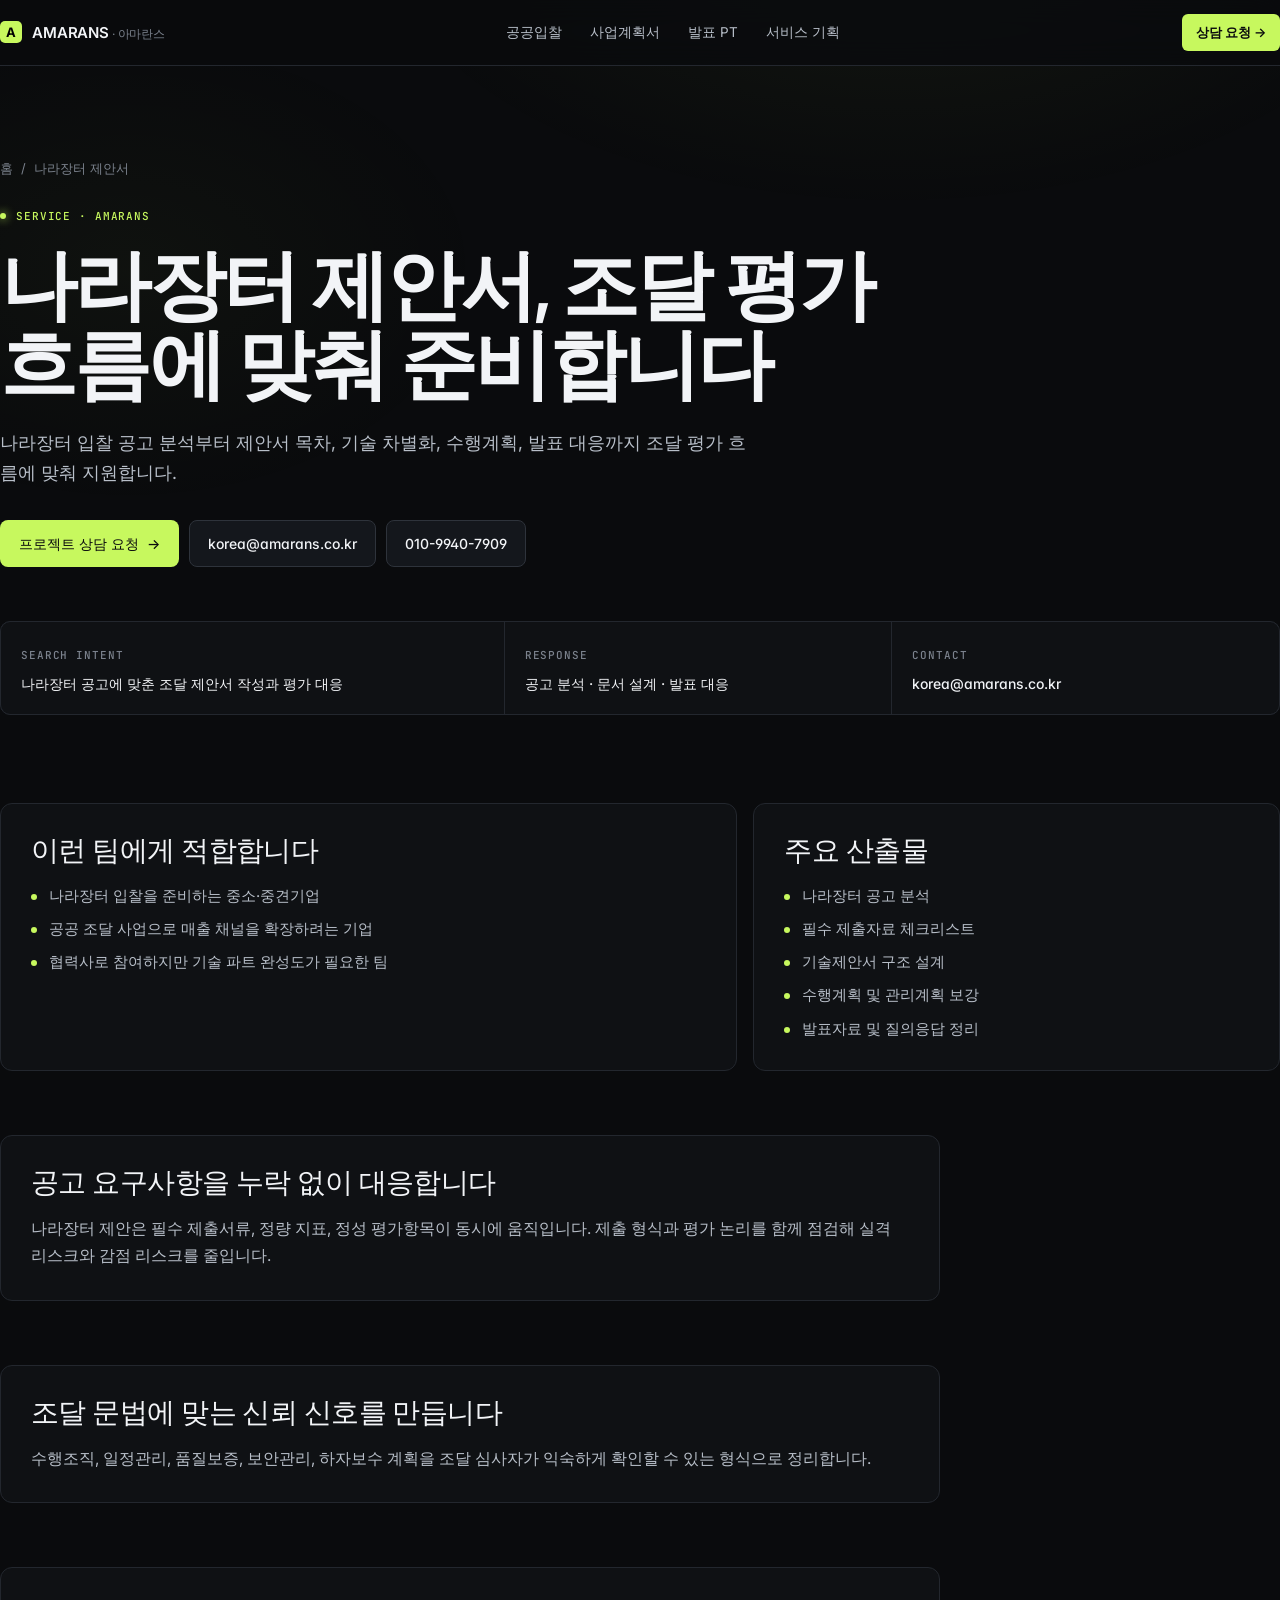
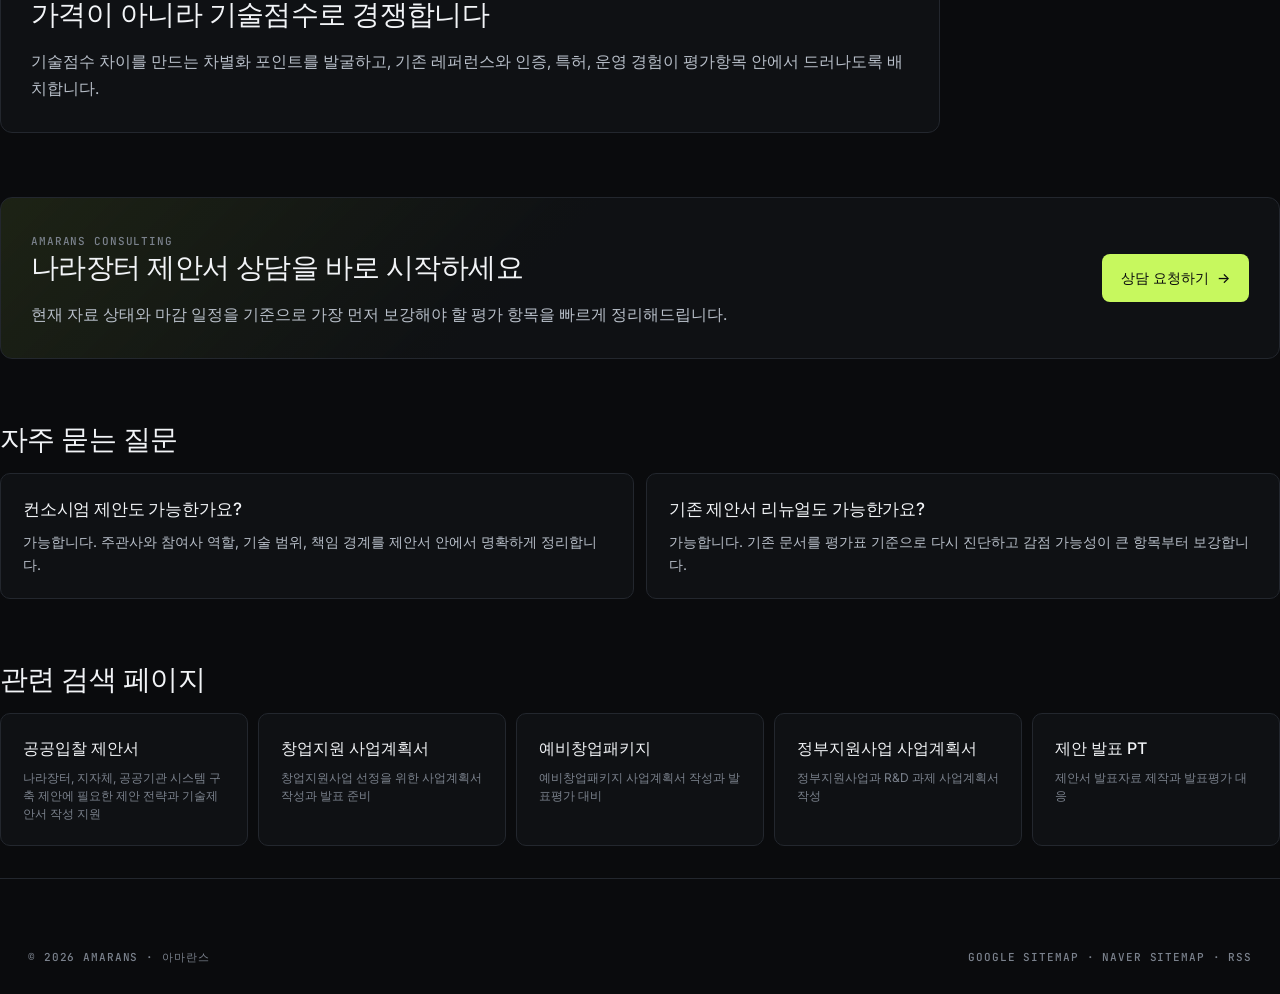
<file: g2b-proposal-consulting.html>
<!doctype html>
<html lang="ko">
<head>
<meta charset="utf-8" />
<meta name="viewport" content="width=device-width, initial-scale=1" />
<title>나라장터 제안서 컨설팅 | 조달·공공사업 제안 전략</title>
<meta name="description" content="나라장터 입찰 공고 분석부터 제안서 목차, 기술 차별화, 수행계획, 발표 대응까지 조달 평가 흐름에 맞춰 지원합니다." />
<meta name="robots" content="index,follow" />
<link rel="canonical" href="https://www.amarans.co.kr/g2b-proposal-consulting" />
<link rel="alternate" type="application/rss+xml" title="AMARANS 검색 콘텐츠 피드" href="https://www.amarans.co.kr/rss.xml" />
<meta property="og:type" content="website" />
<meta property="og:site_name" content="AMARANS · 아마란스" />
<meta property="og:title" content="나라장터 제안서 컨설팅 | 조달·공공사업 제안 전략" />
<meta property="og:description" content="나라장터 입찰 공고 분석부터 제안서 목차, 기술 차별화, 수행계획, 발표 대응까지 조달 평가 흐름에 맞춰 지원합니다." />
<meta property="og:url" content="https://www.amarans.co.kr/g2b-proposal-consulting" />
<link rel="preconnect" href="https://fonts.googleapis.com">
<link rel="preconnect" href="https://fonts.gstatic.com" crossorigin>
<link href="https://fonts.googleapis.com/css2?family=Inter:wght@400;500;600;700&family=JetBrains+Mono:wght@400;500;600&display=swap" rel="stylesheet">
<link rel="stylesheet" href="/styles.css?v=11" />
<script type="application/ld+json">{
  "@context": "https://schema.org",
  "@graph": [
    {
      "@type": "ProfessionalService",
      "@id": "https://www.amarans.co.kr/#organization",
      "name": "AMARANS · 아마란스",
      "url": "https://www.amarans.co.kr",
      "email": "korea@amarans.co.kr",
      "telephone": "010-9940-7909",
      "address": "경기도 광명시 소하로 190, 광명G타워 12층",
      "areaServed": "KR",
      "knowsAbout": [
        "공공입찰 제안서",
        "창업지원 사업계획서",
        "제안 발표 PT",
        "서비스 기획",
        "ISP",
        "RFP"
      ]
    },
    {
      "@type": "Service",
      "@id": "https://www.amarans.co.kr/g2b-proposal-consulting#primary",
      "name": "나라장터 제안서",
      "headline": "나라장터 제안서, 조달 평가 흐름에 맞춰 준비합니다",
      "description": "나라장터 입찰 공고 분석부터 제안서 목차, 기술 차별화, 수행계획, 발표 대응까지 조달 평가 흐름에 맞춰 지원합니다.",
      "url": "https://www.amarans.co.kr/g2b-proposal-consulting",
      "provider": {
        "@id": "https://www.amarans.co.kr/#organization"
      },
      "mainEntityOfPage": "https://www.amarans.co.kr/g2b-proposal-consulting"
    },
    {
      "@type": "FAQPage",
      "@id": "https://www.amarans.co.kr/g2b-proposal-consulting#faq",
      "mainEntity": [
        {
          "@type": "Question",
          "name": "컨소시엄 제안도 가능한가요?",
          "acceptedAnswer": {
            "@type": "Answer",
            "text": "가능합니다. 주관사와 참여사 역할, 기술 범위, 책임 경계를 제안서 안에서 명확하게 정리합니다."
          }
        },
        {
          "@type": "Question",
          "name": "기존 제안서 리뉴얼도 가능한가요?",
          "acceptedAnswer": {
            "@type": "Answer",
            "text": "가능합니다. 기존 문서를 평가표 기준으로 다시 진단하고 감점 가능성이 큰 항목부터 보강합니다."
          }
        }
      ]
    },
    {
      "@type": "BreadcrumbList",
      "itemListElement": [
        {
          "@type": "ListItem",
          "position": 1,
          "name": "홈",
          "item": "https://www.amarans.co.kr"
        },
        {
          "@type": "ListItem",
          "position": 2,
          "name": "나라장터 제안서",
          "item": "https://www.amarans.co.kr/g2b-proposal-consulting"
        }
      ]
    }
  ]
}</script>
</head>
<body>
<nav class="nav">
  <div class="page nav-inner">
    <a href="/" class="brand"><span class="brand-mark">A</span><span>AMARANS<span class="brand-sub"> · 아마란스</span></span></a>
    <div class="nav-links">
      <a href="/public-procurement-proposal">공공입찰</a>
      <a href="/startup-business-plan">사업계획서</a>
      <a href="/proposal-presentation-pt">발표 PT</a>
      <a href="/service-planning-isp">서비스 기획</a>
    </div>
    <a href="/#contact" class="nav-cta">상담 요청 →</a>
  </div>
</nav>
<main class="seo-shell">
  <section class="seo-hero page">
    <div class="seo-breadcrumb"><a href="/">홈</a><span>/</span><span>나라장터 제안서</span></div>
    <p class="sec-kicker mono"><span class="dot"></span>SERVICE · AMARANS</p>
    <h1 class="seo-title">나라장터 제안서, 조달 평가 흐름에 맞춰 준비합니다</h1>
    <p class="seo-lead">나라장터 입찰 공고 분석부터 제안서 목차, 기술 차별화, 수행계획, 발표 대응까지 조달 평가 흐름에 맞춰 지원합니다.</p>
    <div class="seo-hero-actions">
      <a class="btn btn-primary" href="/#contact">프로젝트 상담 요청 <span class="arrow">→</span></a>
      <a class="btn btn-ghost" href="mailto:korea@amarans.co.kr">korea@amarans.co.kr</a>
      <a class="btn btn-ghost" href="tel:01099407909">010-9940-7909</a>
    </div>
    <div class="seo-meta-grid">
      <div><span class="mono dim">SEARCH INTENT</span><strong>나라장터 공고에 맞춘 조달 제안서 작성과 평가 대응</strong></div>
      <div><span class="mono dim">RESPONSE</span><strong>공고 분석 · 문서 설계 · 발표 대응</strong></div>
      <div><span class="mono dim">CONTACT</span><strong>korea@amarans.co.kr</strong></div>
    </div>
  </section>
  <section class="seo-section page">
    <div class="seo-grid">
      <article class="seo-card seo-card-wide">
        <h2>이런 팀에게 적합합니다</h2>
        <ul class="seo-list"><li>나라장터 입찰을 준비하는 중소·중견기업</li><li>공공 조달 사업으로 매출 채널을 확장하려는 기업</li><li>협력사로 참여하지만 기술 파트 완성도가 필요한 팀</li></ul>
      </article>
      <article class="seo-card">
        <h2>주요 산출물</h2>
        <ul class="seo-list"><li>나라장터 공고 분석</li><li>필수 제출자료 체크리스트</li><li>기술제안서 구조 설계</li><li>수행계획 및 관리계획 보강</li><li>발표자료 및 질의응답 정리</li></ul>
      </article>
    </div>
  </section>
  <section class="seo-section page">
    <article class="seo-copy">
      <h2>공고 요구사항을 누락 없이 대응합니다</h2>
      <p>나라장터 제안은 필수 제출서류, 정량 지표, 정성 평가항목이 동시에 움직입니다. 제출 형식과 평가 논리를 함께 점검해 실격 리스크와 감점 리스크를 줄입니다.</p>
    </article>
  </section><section class="seo-section page">
    <article class="seo-copy">
      <h2>조달 문법에 맞는 신뢰 신호를 만듭니다</h2>
      <p>수행조직, 일정관리, 품질보증, 보안관리, 하자보수 계획을 조달 심사자가 익숙하게 확인할 수 있는 형식으로 정리합니다.</p>
    </article>
  </section><section class="seo-section page">
    <article class="seo-copy">
      <h2>가격이 아니라 기술점수로 경쟁합니다</h2>
      <p>기술점수 차이를 만드는 차별화 포인트를 발굴하고, 기존 레퍼런스와 인증, 특허, 운영 경험이 평가항목 안에서 드러나도록 배치합니다.</p>
    </article>
  </section>
  <section class="seo-section page">
    <div class="seo-cta">
      <div>
        <span class="mono dim">AMARANS CONSULTING</span>
        <h2>나라장터 제안서 상담을 바로 시작하세요</h2>
        <p>현재 자료 상태와 마감 일정을 기준으로 가장 먼저 보강해야 할 평가 항목을 빠르게 정리해드립니다.</p>
      </div>
      <a class="btn btn-primary" href="/#contact">상담 요청하기 <span class="arrow">→</span></a>
    </div>
  </section>
  <section class="seo-section page">
    <h2 class="seo-small-title">자주 묻는 질문</h2>
    <div class="seo-faq"><article>
      <h3>컨소시엄 제안도 가능한가요?</h3>
      <p>가능합니다. 주관사와 참여사 역할, 기술 범위, 책임 경계를 제안서 안에서 명확하게 정리합니다.</p>
    </article><article>
      <h3>기존 제안서 리뉴얼도 가능한가요?</h3>
      <p>가능합니다. 기존 문서를 평가표 기준으로 다시 진단하고 감점 가능성이 큰 항목부터 보강합니다.</p>
    </article></div>
  </section>
  <section class="seo-section page">
    <h2 class="seo-small-title">관련 검색 페이지</h2>
    <div class="seo-related"><a href="/public-procurement-proposal"><span>공공입찰 제안서</span><small>나라장터, 지자체, 공공기관 시스템 구축 제안에 필요한 제안 전략과 기술제안서 작성 지원</small></a><a href="/startup-business-plan"><span>창업지원 사업계획서</span><small>창업지원사업 선정을 위한 사업계획서 작성과 발표 준비</small></a><a href="/pre-startup-package-business-plan"><span>예비창업패키지</span><small>예비창업패키지 사업계획서 작성과 발표평가 대비</small></a><a href="/government-rnd-business-plan"><span>정부지원사업 사업계획서</span><small>정부지원사업과 R&amp;D 과제 사업계획서 작성</small></a><a href="/proposal-presentation-pt"><span>제안 발표 PT</span><small>제안서 발표자료 제작과 발표평가 대응</small></a></div>
  </section>
</main>
<footer class="foot">
  <div class="page foot-bottom">
    <span class="mono">© 2026 AMARANS · 아마란스</span>
    <span class="mono"><a href="/sitemap-google.xml">Google Sitemap</a> · <a href="/sitemap-naver.xml">Naver Sitemap</a> · <a href="/rss.xml">RSS</a></span>
  </div>
</footer>
</body>
</html>
</file>
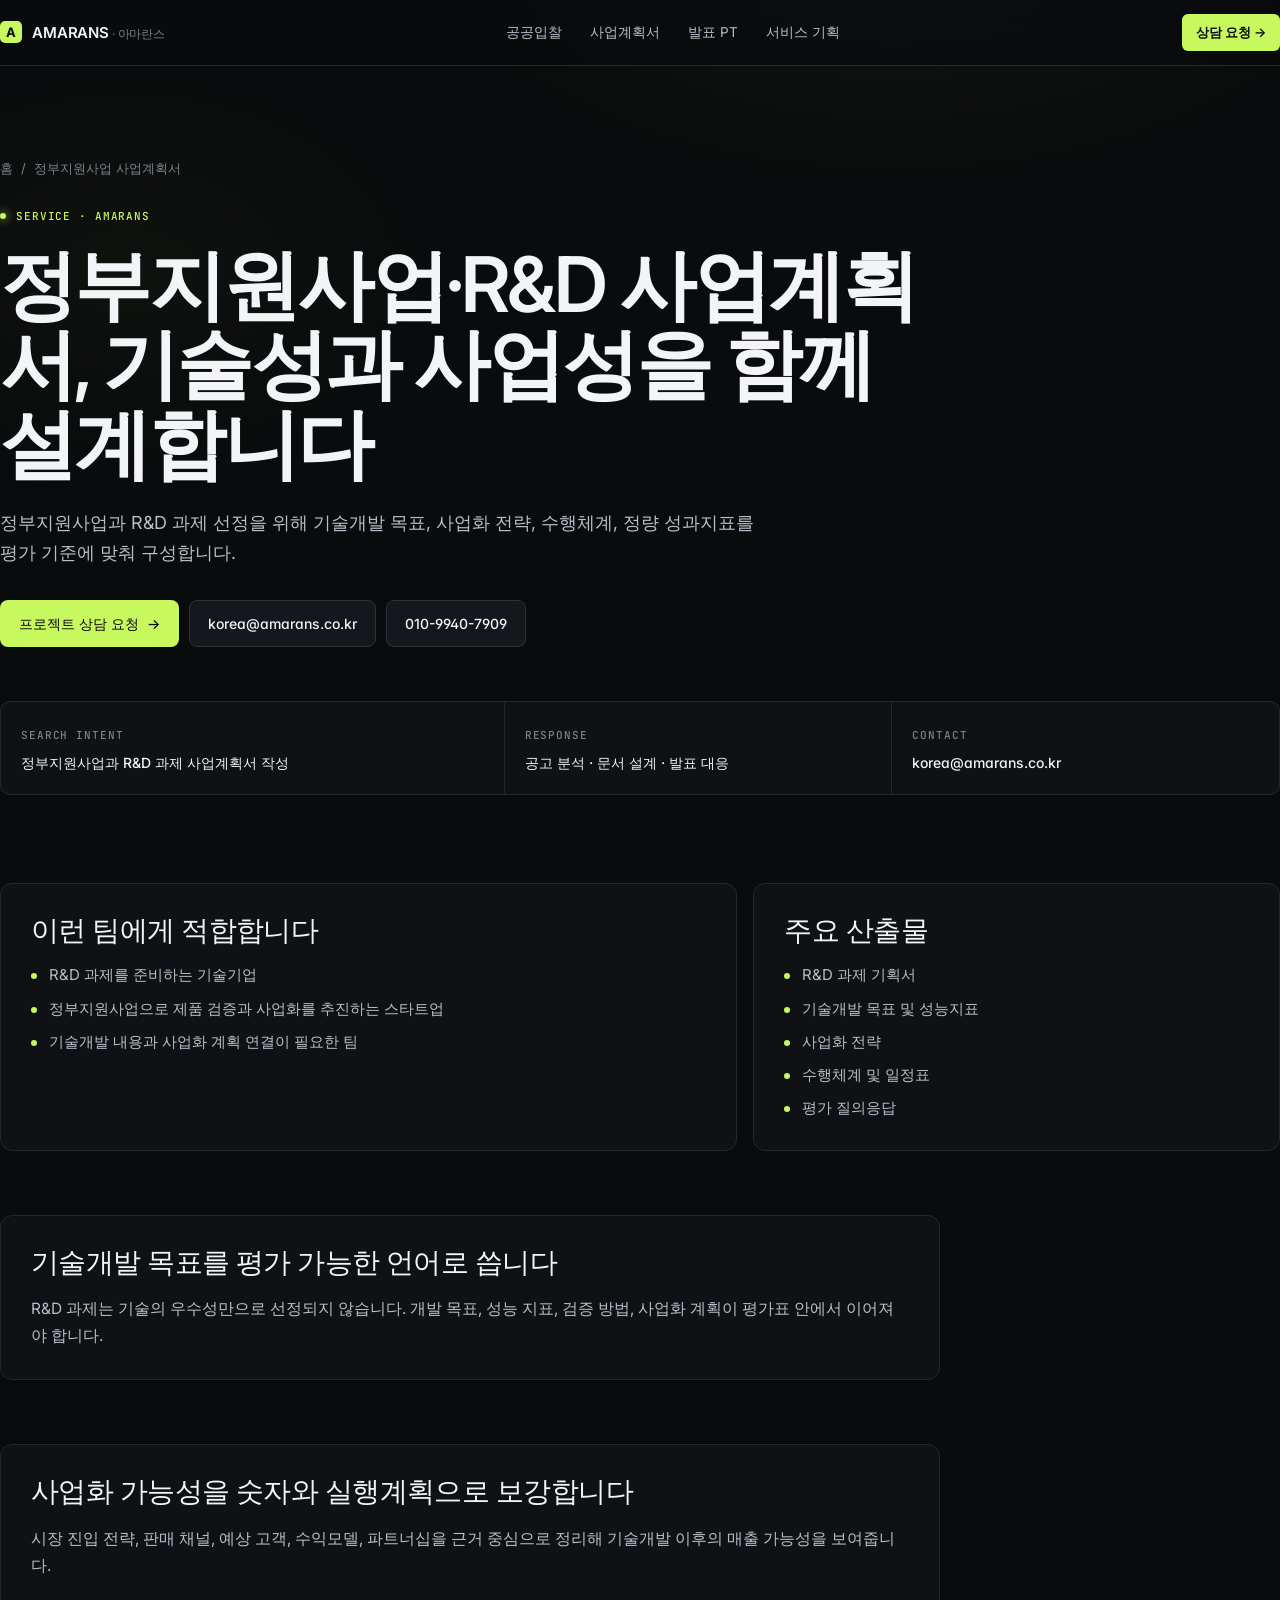
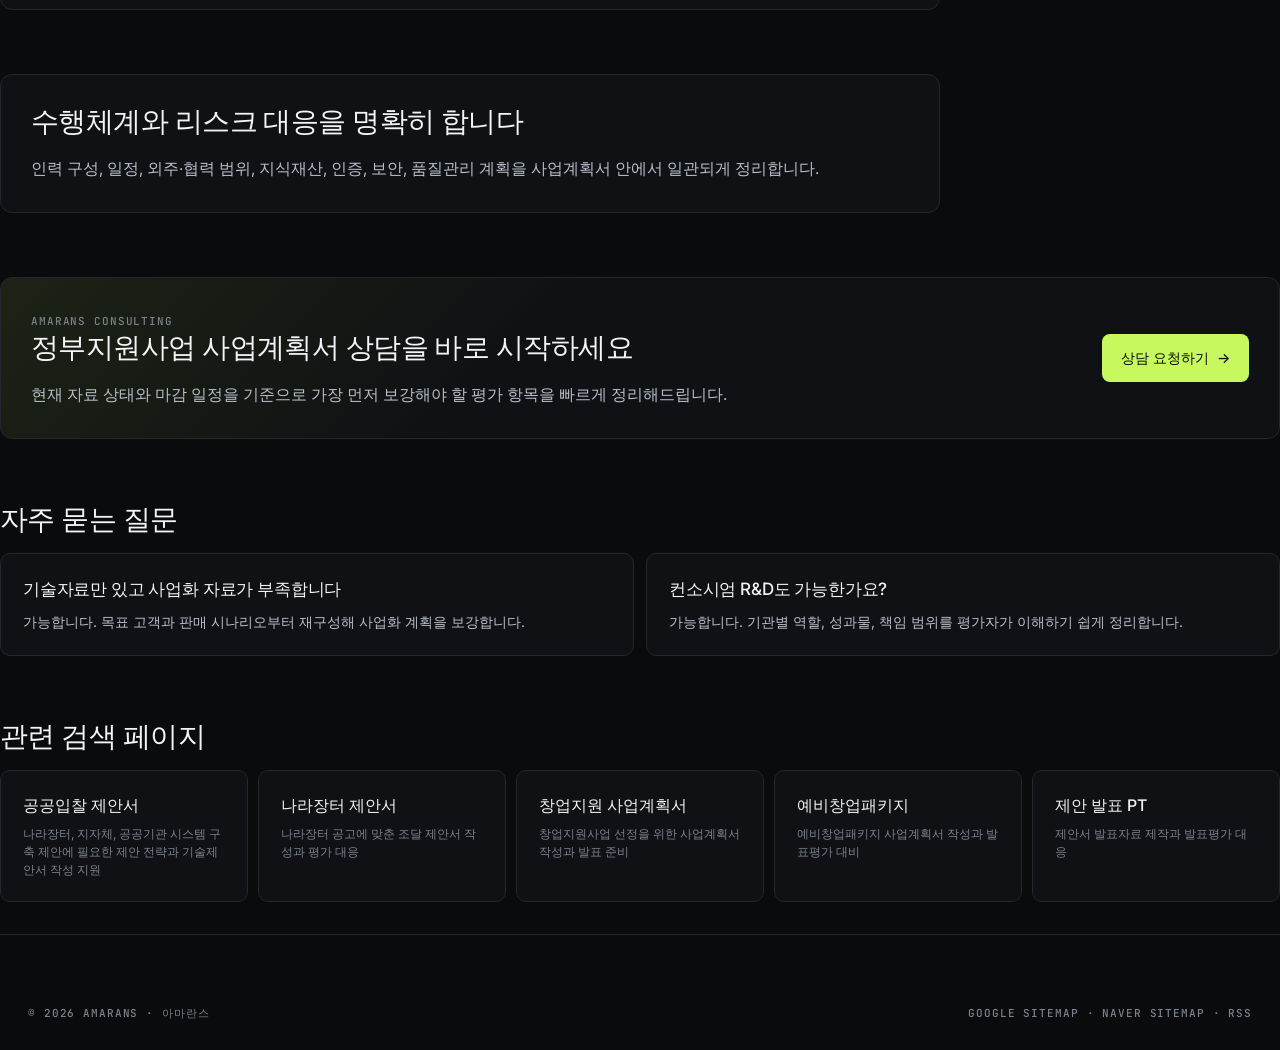
<file: government-rnd-business-plan.html>
<!doctype html>
<html lang="ko">
<head>
<meta charset="utf-8" />
<meta name="viewport" content="width=device-width, initial-scale=1" />
<title>정부지원사업 사업계획서 작성 | R&amp;D 과제 기획 컨설팅</title>
<meta name="description" content="정부지원사업과 R&amp;D 과제 선정을 위해 기술개발 목표, 사업화 전략, 수행체계, 정량 성과지표를 평가 기준에 맞춰 구성합니다." />
<meta name="robots" content="index,follow" />
<link rel="canonical" href="https://www.amarans.co.kr/government-rnd-business-plan" />
<link rel="alternate" type="application/rss+xml" title="AMARANS 검색 콘텐츠 피드" href="https://www.amarans.co.kr/rss.xml" />
<meta property="og:type" content="website" />
<meta property="og:site_name" content="AMARANS · 아마란스" />
<meta property="og:title" content="정부지원사업 사업계획서 작성 | R&amp;D 과제 기획 컨설팅" />
<meta property="og:description" content="정부지원사업과 R&amp;D 과제 선정을 위해 기술개발 목표, 사업화 전략, 수행체계, 정량 성과지표를 평가 기준에 맞춰 구성합니다." />
<meta property="og:url" content="https://www.amarans.co.kr/government-rnd-business-plan" />
<link rel="preconnect" href="https://fonts.googleapis.com">
<link rel="preconnect" href="https://fonts.gstatic.com" crossorigin>
<link href="https://fonts.googleapis.com/css2?family=Inter:wght@400;500;600;700&family=JetBrains+Mono:wght@400;500;600&display=swap" rel="stylesheet">
<link rel="stylesheet" href="/styles.css?v=11" />
<script type="application/ld+json">{
  "@context": "https://schema.org",
  "@graph": [
    {
      "@type": "ProfessionalService",
      "@id": "https://www.amarans.co.kr/#organization",
      "name": "AMARANS · 아마란스",
      "url": "https://www.amarans.co.kr",
      "email": "korea@amarans.co.kr",
      "telephone": "010-9940-7909",
      "address": "경기도 광명시 소하로 190, 광명G타워 12층",
      "areaServed": "KR",
      "knowsAbout": [
        "공공입찰 제안서",
        "창업지원 사업계획서",
        "제안 발표 PT",
        "서비스 기획",
        "ISP",
        "RFP"
      ]
    },
    {
      "@type": "Service",
      "@id": "https://www.amarans.co.kr/government-rnd-business-plan#primary",
      "name": "정부지원사업 사업계획서",
      "headline": "정부지원사업·R&D 사업계획서, 기술성과 사업성을 함께 설계합니다",
      "description": "정부지원사업과 R&D 과제 선정을 위해 기술개발 목표, 사업화 전략, 수행체계, 정량 성과지표를 평가 기준에 맞춰 구성합니다.",
      "url": "https://www.amarans.co.kr/government-rnd-business-plan",
      "provider": {
        "@id": "https://www.amarans.co.kr/#organization"
      },
      "mainEntityOfPage": "https://www.amarans.co.kr/government-rnd-business-plan"
    },
    {
      "@type": "FAQPage",
      "@id": "https://www.amarans.co.kr/government-rnd-business-plan#faq",
      "mainEntity": [
        {
          "@type": "Question",
          "name": "기술자료만 있고 사업화 자료가 부족합니다",
          "acceptedAnswer": {
            "@type": "Answer",
            "text": "가능합니다. 목표 고객과 판매 시나리오부터 재구성해 사업화 계획을 보강합니다."
          }
        },
        {
          "@type": "Question",
          "name": "컨소시엄 R&D도 가능한가요?",
          "acceptedAnswer": {
            "@type": "Answer",
            "text": "가능합니다. 기관별 역할, 성과물, 책임 범위를 평가자가 이해하기 쉽게 정리합니다."
          }
        }
      ]
    },
    {
      "@type": "BreadcrumbList",
      "itemListElement": [
        {
          "@type": "ListItem",
          "position": 1,
          "name": "홈",
          "item": "https://www.amarans.co.kr"
        },
        {
          "@type": "ListItem",
          "position": 2,
          "name": "정부지원사업 사업계획서",
          "item": "https://www.amarans.co.kr/government-rnd-business-plan"
        }
      ]
    }
  ]
}</script>
</head>
<body>
<nav class="nav">
  <div class="page nav-inner">
    <a href="/" class="brand"><span class="brand-mark">A</span><span>AMARANS<span class="brand-sub"> · 아마란스</span></span></a>
    <div class="nav-links">
      <a href="/public-procurement-proposal">공공입찰</a>
      <a href="/startup-business-plan">사업계획서</a>
      <a href="/proposal-presentation-pt">발표 PT</a>
      <a href="/service-planning-isp">서비스 기획</a>
    </div>
    <a href="/#contact" class="nav-cta">상담 요청 →</a>
  </div>
</nav>
<main class="seo-shell">
  <section class="seo-hero page">
    <div class="seo-breadcrumb"><a href="/">홈</a><span>/</span><span>정부지원사업 사업계획서</span></div>
    <p class="sec-kicker mono"><span class="dot"></span>SERVICE · AMARANS</p>
    <h1 class="seo-title">정부지원사업·R&amp;D 사업계획서, 기술성과 사업성을 함께 설계합니다</h1>
    <p class="seo-lead">정부지원사업과 R&amp;D 과제 선정을 위해 기술개발 목표, 사업화 전략, 수행체계, 정량 성과지표를 평가 기준에 맞춰 구성합니다.</p>
    <div class="seo-hero-actions">
      <a class="btn btn-primary" href="/#contact">프로젝트 상담 요청 <span class="arrow">→</span></a>
      <a class="btn btn-ghost" href="mailto:korea@amarans.co.kr">korea@amarans.co.kr</a>
      <a class="btn btn-ghost" href="tel:01099407909">010-9940-7909</a>
    </div>
    <div class="seo-meta-grid">
      <div><span class="mono dim">SEARCH INTENT</span><strong>정부지원사업과 R&amp;D 과제 사업계획서 작성</strong></div>
      <div><span class="mono dim">RESPONSE</span><strong>공고 분석 · 문서 설계 · 발표 대응</strong></div>
      <div><span class="mono dim">CONTACT</span><strong>korea@amarans.co.kr</strong></div>
    </div>
  </section>
  <section class="seo-section page">
    <div class="seo-grid">
      <article class="seo-card seo-card-wide">
        <h2>이런 팀에게 적합합니다</h2>
        <ul class="seo-list"><li>R&amp;D 과제를 준비하는 기술기업</li><li>정부지원사업으로 제품 검증과 사업화를 추진하는 스타트업</li><li>기술개발 내용과 사업화 계획 연결이 필요한 팀</li></ul>
      </article>
      <article class="seo-card">
        <h2>주요 산출물</h2>
        <ul class="seo-list"><li>R&amp;D 과제 기획서</li><li>기술개발 목표 및 성능지표</li><li>사업화 전략</li><li>수행체계 및 일정표</li><li>평가 질의응답</li></ul>
      </article>
    </div>
  </section>
  <section class="seo-section page">
    <article class="seo-copy">
      <h2>기술개발 목표를 평가 가능한 언어로 씁니다</h2>
      <p>R&amp;D 과제는 기술의 우수성만으로 선정되지 않습니다. 개발 목표, 성능 지표, 검증 방법, 사업화 계획이 평가표 안에서 이어져야 합니다.</p>
    </article>
  </section><section class="seo-section page">
    <article class="seo-copy">
      <h2>사업화 가능성을 숫자와 실행계획으로 보강합니다</h2>
      <p>시장 진입 전략, 판매 채널, 예상 고객, 수익모델, 파트너십을 근거 중심으로 정리해 기술개발 이후의 매출 가능성을 보여줍니다.</p>
    </article>
  </section><section class="seo-section page">
    <article class="seo-copy">
      <h2>수행체계와 리스크 대응을 명확히 합니다</h2>
      <p>인력 구성, 일정, 외주·협력 범위, 지식재산, 인증, 보안, 품질관리 계획을 사업계획서 안에서 일관되게 정리합니다.</p>
    </article>
  </section>
  <section class="seo-section page">
    <div class="seo-cta">
      <div>
        <span class="mono dim">AMARANS CONSULTING</span>
        <h2>정부지원사업 사업계획서 상담을 바로 시작하세요</h2>
        <p>현재 자료 상태와 마감 일정을 기준으로 가장 먼저 보강해야 할 평가 항목을 빠르게 정리해드립니다.</p>
      </div>
      <a class="btn btn-primary" href="/#contact">상담 요청하기 <span class="arrow">→</span></a>
    </div>
  </section>
  <section class="seo-section page">
    <h2 class="seo-small-title">자주 묻는 질문</h2>
    <div class="seo-faq"><article>
      <h3>기술자료만 있고 사업화 자료가 부족합니다</h3>
      <p>가능합니다. 목표 고객과 판매 시나리오부터 재구성해 사업화 계획을 보강합니다.</p>
    </article><article>
      <h3>컨소시엄 R&amp;D도 가능한가요?</h3>
      <p>가능합니다. 기관별 역할, 성과물, 책임 범위를 평가자가 이해하기 쉽게 정리합니다.</p>
    </article></div>
  </section>
  <section class="seo-section page">
    <h2 class="seo-small-title">관련 검색 페이지</h2>
    <div class="seo-related"><a href="/public-procurement-proposal"><span>공공입찰 제안서</span><small>나라장터, 지자체, 공공기관 시스템 구축 제안에 필요한 제안 전략과 기술제안서 작성 지원</small></a><a href="/g2b-proposal-consulting"><span>나라장터 제안서</span><small>나라장터 공고에 맞춘 조달 제안서 작성과 평가 대응</small></a><a href="/startup-business-plan"><span>창업지원 사업계획서</span><small>창업지원사업 선정을 위한 사업계획서 작성과 발표 준비</small></a><a href="/pre-startup-package-business-plan"><span>예비창업패키지</span><small>예비창업패키지 사업계획서 작성과 발표평가 대비</small></a><a href="/proposal-presentation-pt"><span>제안 발표 PT</span><small>제안서 발표자료 제작과 발표평가 대응</small></a></div>
  </section>
</main>
<footer class="foot">
  <div class="page foot-bottom">
    <span class="mono">© 2026 AMARANS · 아마란스</span>
    <span class="mono"><a href="/sitemap-google.xml">Google Sitemap</a> · <a href="/sitemap-naver.xml">Naver Sitemap</a> · <a href="/rss.xml">RSS</a></span>
  </div>
</footer>
</body>
</html>
</file>
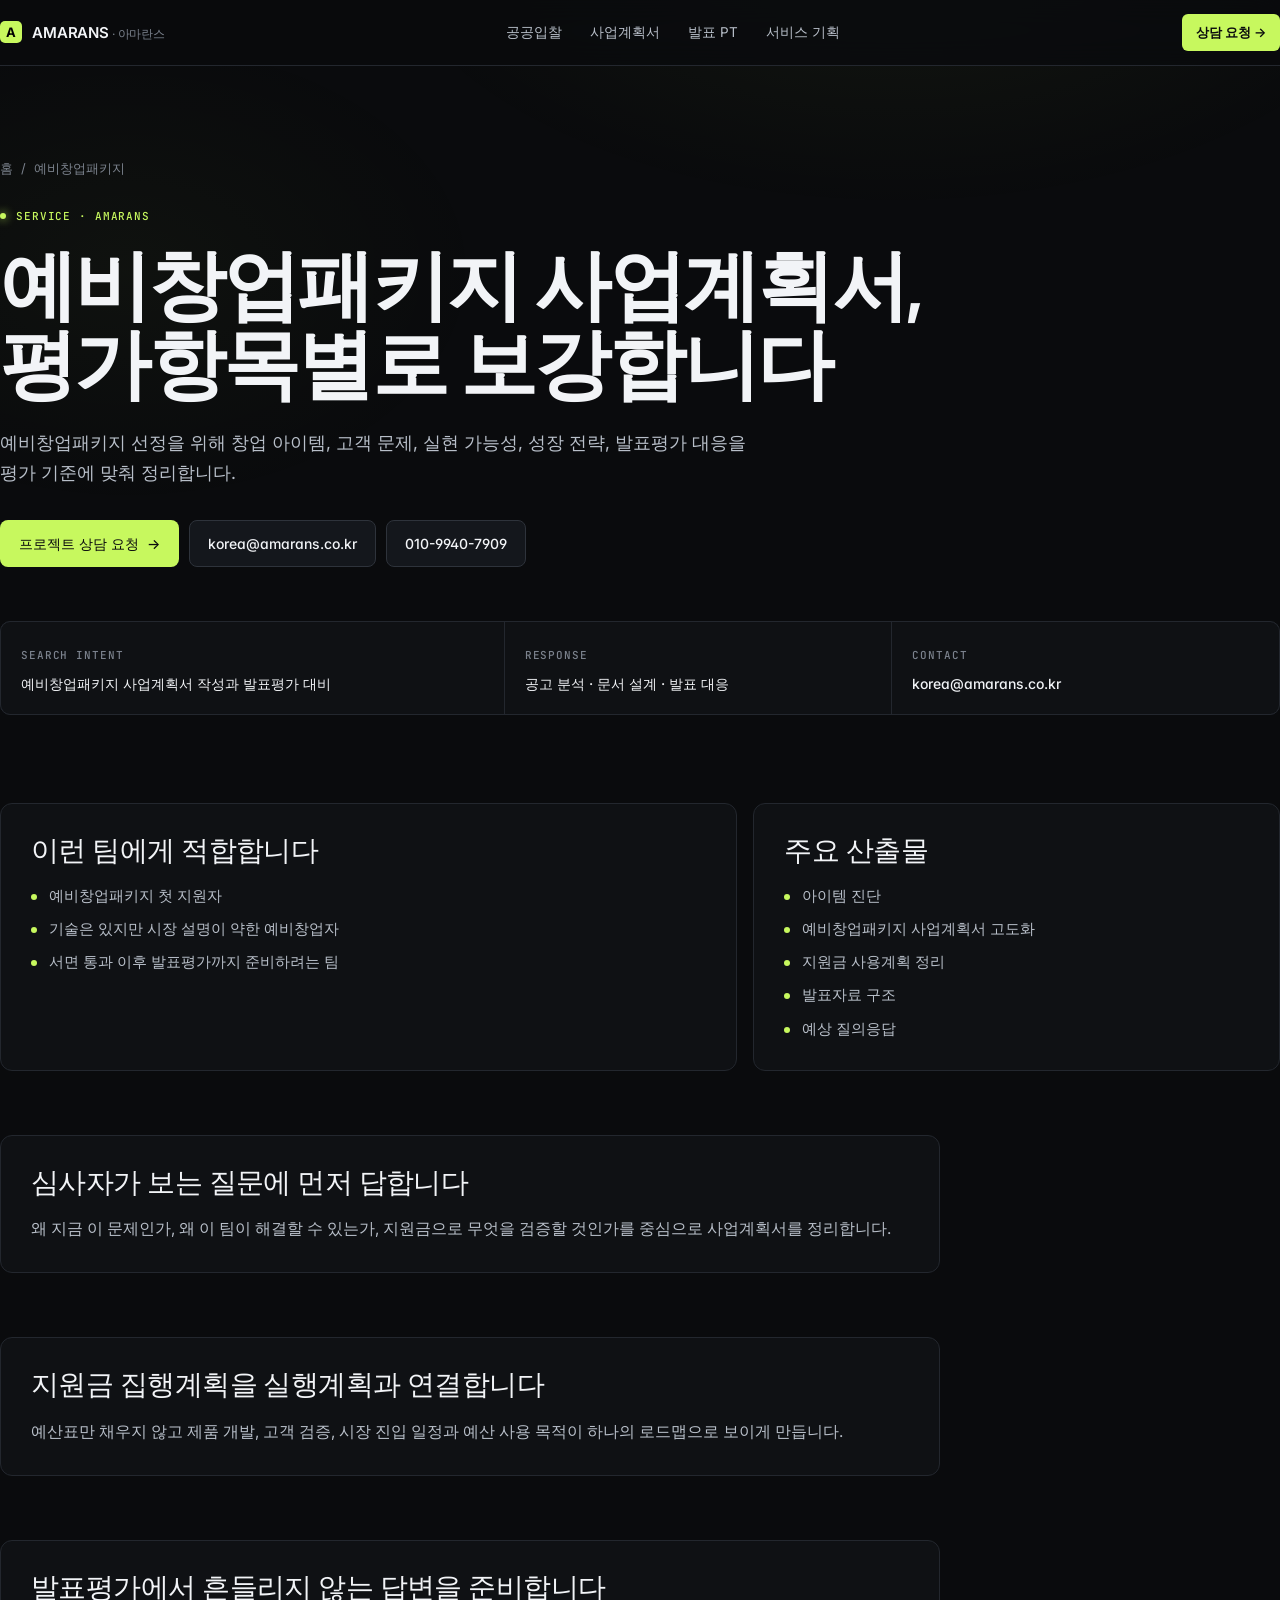
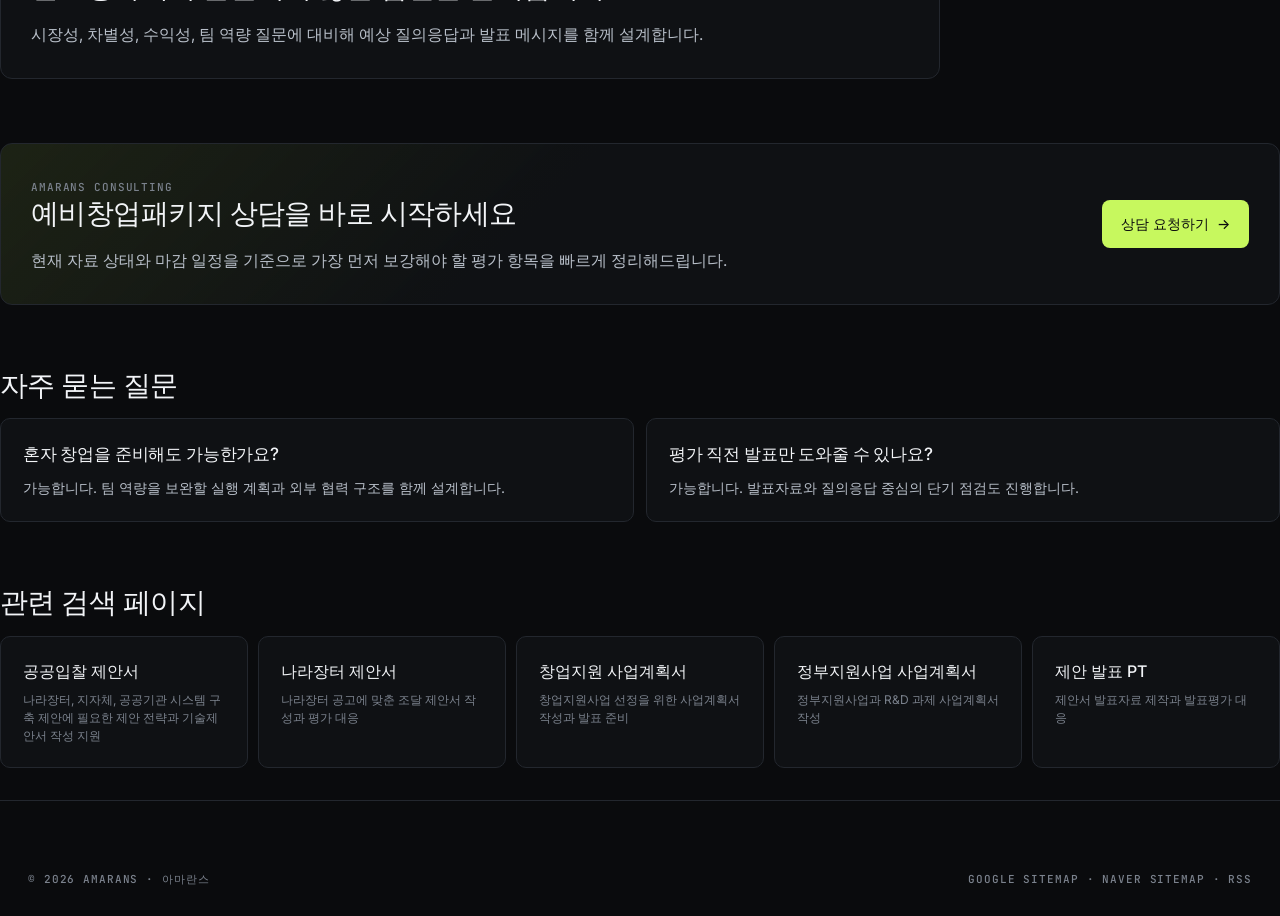
<file: pre-startup-package-business-plan.html>
<!doctype html>
<html lang="ko">
<head>
<meta charset="utf-8" />
<meta name="viewport" content="width=device-width, initial-scale=1" />
<title>예비창업패키지 사업계획서 작성 | 선정 전략 컨설팅</title>
<meta name="description" content="예비창업패키지 선정을 위해 창업 아이템, 고객 문제, 실현 가능성, 성장 전략, 발표평가 대응을 평가 기준에 맞춰 정리합니다." />
<meta name="robots" content="index,follow" />
<link rel="canonical" href="https://www.amarans.co.kr/pre-startup-package-business-plan" />
<link rel="alternate" type="application/rss+xml" title="AMARANS 검색 콘텐츠 피드" href="https://www.amarans.co.kr/rss.xml" />
<meta property="og:type" content="website" />
<meta property="og:site_name" content="AMARANS · 아마란스" />
<meta property="og:title" content="예비창업패키지 사업계획서 작성 | 선정 전략 컨설팅" />
<meta property="og:description" content="예비창업패키지 선정을 위해 창업 아이템, 고객 문제, 실현 가능성, 성장 전략, 발표평가 대응을 평가 기준에 맞춰 정리합니다." />
<meta property="og:url" content="https://www.amarans.co.kr/pre-startup-package-business-plan" />
<link rel="preconnect" href="https://fonts.googleapis.com">
<link rel="preconnect" href="https://fonts.gstatic.com" crossorigin>
<link href="https://fonts.googleapis.com/css2?family=Inter:wght@400;500;600;700&family=JetBrains+Mono:wght@400;500;600&display=swap" rel="stylesheet">
<link rel="stylesheet" href="/styles.css?v=11" />
<script type="application/ld+json">{
  "@context": "https://schema.org",
  "@graph": [
    {
      "@type": "ProfessionalService",
      "@id": "https://www.amarans.co.kr/#organization",
      "name": "AMARANS · 아마란스",
      "url": "https://www.amarans.co.kr",
      "email": "korea@amarans.co.kr",
      "telephone": "010-9940-7909",
      "address": "경기도 광명시 소하로 190, 광명G타워 12층",
      "areaServed": "KR",
      "knowsAbout": [
        "공공입찰 제안서",
        "창업지원 사업계획서",
        "제안 발표 PT",
        "서비스 기획",
        "ISP",
        "RFP"
      ]
    },
    {
      "@type": "Service",
      "@id": "https://www.amarans.co.kr/pre-startup-package-business-plan#primary",
      "name": "예비창업패키지",
      "headline": "예비창업패키지 사업계획서, 평가항목별로 보강합니다",
      "description": "예비창업패키지 선정을 위해 창업 아이템, 고객 문제, 실현 가능성, 성장 전략, 발표평가 대응을 평가 기준에 맞춰 정리합니다.",
      "url": "https://www.amarans.co.kr/pre-startup-package-business-plan",
      "provider": {
        "@id": "https://www.amarans.co.kr/#organization"
      },
      "mainEntityOfPage": "https://www.amarans.co.kr/pre-startup-package-business-plan"
    },
    {
      "@type": "FAQPage",
      "@id": "https://www.amarans.co.kr/pre-startup-package-business-plan#faq",
      "mainEntity": [
        {
          "@type": "Question",
          "name": "혼자 창업을 준비해도 가능한가요?",
          "acceptedAnswer": {
            "@type": "Answer",
            "text": "가능합니다. 팀 역량을 보완할 실행 계획과 외부 협력 구조를 함께 설계합니다."
          }
        },
        {
          "@type": "Question",
          "name": "평가 직전 발표만 도와줄 수 있나요?",
          "acceptedAnswer": {
            "@type": "Answer",
            "text": "가능합니다. 발표자료와 질의응답 중심의 단기 점검도 진행합니다."
          }
        }
      ]
    },
    {
      "@type": "BreadcrumbList",
      "itemListElement": [
        {
          "@type": "ListItem",
          "position": 1,
          "name": "홈",
          "item": "https://www.amarans.co.kr"
        },
        {
          "@type": "ListItem",
          "position": 2,
          "name": "예비창업패키지",
          "item": "https://www.amarans.co.kr/pre-startup-package-business-plan"
        }
      ]
    }
  ]
}</script>
</head>
<body>
<nav class="nav">
  <div class="page nav-inner">
    <a href="/" class="brand"><span class="brand-mark">A</span><span>AMARANS<span class="brand-sub"> · 아마란스</span></span></a>
    <div class="nav-links">
      <a href="/public-procurement-proposal">공공입찰</a>
      <a href="/startup-business-plan">사업계획서</a>
      <a href="/proposal-presentation-pt">발표 PT</a>
      <a href="/service-planning-isp">서비스 기획</a>
    </div>
    <a href="/#contact" class="nav-cta">상담 요청 →</a>
  </div>
</nav>
<main class="seo-shell">
  <section class="seo-hero page">
    <div class="seo-breadcrumb"><a href="/">홈</a><span>/</span><span>예비창업패키지</span></div>
    <p class="sec-kicker mono"><span class="dot"></span>SERVICE · AMARANS</p>
    <h1 class="seo-title">예비창업패키지 사업계획서, 평가항목별로 보강합니다</h1>
    <p class="seo-lead">예비창업패키지 선정을 위해 창업 아이템, 고객 문제, 실현 가능성, 성장 전략, 발표평가 대응을 평가 기준에 맞춰 정리합니다.</p>
    <div class="seo-hero-actions">
      <a class="btn btn-primary" href="/#contact">프로젝트 상담 요청 <span class="arrow">→</span></a>
      <a class="btn btn-ghost" href="mailto:korea@amarans.co.kr">korea@amarans.co.kr</a>
      <a class="btn btn-ghost" href="tel:01099407909">010-9940-7909</a>
    </div>
    <div class="seo-meta-grid">
      <div><span class="mono dim">SEARCH INTENT</span><strong>예비창업패키지 사업계획서 작성과 발표평가 대비</strong></div>
      <div><span class="mono dim">RESPONSE</span><strong>공고 분석 · 문서 설계 · 발표 대응</strong></div>
      <div><span class="mono dim">CONTACT</span><strong>korea@amarans.co.kr</strong></div>
    </div>
  </section>
  <section class="seo-section page">
    <div class="seo-grid">
      <article class="seo-card seo-card-wide">
        <h2>이런 팀에게 적합합니다</h2>
        <ul class="seo-list"><li>예비창업패키지 첫 지원자</li><li>기술은 있지만 시장 설명이 약한 예비창업자</li><li>서면 통과 이후 발표평가까지 준비하려는 팀</li></ul>
      </article>
      <article class="seo-card">
        <h2>주요 산출물</h2>
        <ul class="seo-list"><li>아이템 진단</li><li>예비창업패키지 사업계획서 고도화</li><li>지원금 사용계획 정리</li><li>발표자료 구조</li><li>예상 질의응답</li></ul>
      </article>
    </div>
  </section>
  <section class="seo-section page">
    <article class="seo-copy">
      <h2>심사자가 보는 질문에 먼저 답합니다</h2>
      <p>왜 지금 이 문제인가, 왜 이 팀이 해결할 수 있는가, 지원금으로 무엇을 검증할 것인가를 중심으로 사업계획서를 정리합니다.</p>
    </article>
  </section><section class="seo-section page">
    <article class="seo-copy">
      <h2>지원금 집행계획을 실행계획과 연결합니다</h2>
      <p>예산표만 채우지 않고 제품 개발, 고객 검증, 시장 진입 일정과 예산 사용 목적이 하나의 로드맵으로 보이게 만듭니다.</p>
    </article>
  </section><section class="seo-section page">
    <article class="seo-copy">
      <h2>발표평가에서 흔들리지 않는 답변을 준비합니다</h2>
      <p>시장성, 차별성, 수익성, 팀 역량 질문에 대비해 예상 질의응답과 발표 메시지를 함께 설계합니다.</p>
    </article>
  </section>
  <section class="seo-section page">
    <div class="seo-cta">
      <div>
        <span class="mono dim">AMARANS CONSULTING</span>
        <h2>예비창업패키지 상담을 바로 시작하세요</h2>
        <p>현재 자료 상태와 마감 일정을 기준으로 가장 먼저 보강해야 할 평가 항목을 빠르게 정리해드립니다.</p>
      </div>
      <a class="btn btn-primary" href="/#contact">상담 요청하기 <span class="arrow">→</span></a>
    </div>
  </section>
  <section class="seo-section page">
    <h2 class="seo-small-title">자주 묻는 질문</h2>
    <div class="seo-faq"><article>
      <h3>혼자 창업을 준비해도 가능한가요?</h3>
      <p>가능합니다. 팀 역량을 보완할 실행 계획과 외부 협력 구조를 함께 설계합니다.</p>
    </article><article>
      <h3>평가 직전 발표만 도와줄 수 있나요?</h3>
      <p>가능합니다. 발표자료와 질의응답 중심의 단기 점검도 진행합니다.</p>
    </article></div>
  </section>
  <section class="seo-section page">
    <h2 class="seo-small-title">관련 검색 페이지</h2>
    <div class="seo-related"><a href="/public-procurement-proposal"><span>공공입찰 제안서</span><small>나라장터, 지자체, 공공기관 시스템 구축 제안에 필요한 제안 전략과 기술제안서 작성 지원</small></a><a href="/g2b-proposal-consulting"><span>나라장터 제안서</span><small>나라장터 공고에 맞춘 조달 제안서 작성과 평가 대응</small></a><a href="/startup-business-plan"><span>창업지원 사업계획서</span><small>창업지원사업 선정을 위한 사업계획서 작성과 발표 준비</small></a><a href="/government-rnd-business-plan"><span>정부지원사업 사업계획서</span><small>정부지원사업과 R&amp;D 과제 사업계획서 작성</small></a><a href="/proposal-presentation-pt"><span>제안 발표 PT</span><small>제안서 발표자료 제작과 발표평가 대응</small></a></div>
  </section>
</main>
<footer class="foot">
  <div class="page foot-bottom">
    <span class="mono">© 2026 AMARANS · 아마란스</span>
    <span class="mono"><a href="/sitemap-google.xml">Google Sitemap</a> · <a href="/sitemap-naver.xml">Naver Sitemap</a> · <a href="/rss.xml">RSS</a></span>
  </div>
</footer>
</body>
</html>
</file>
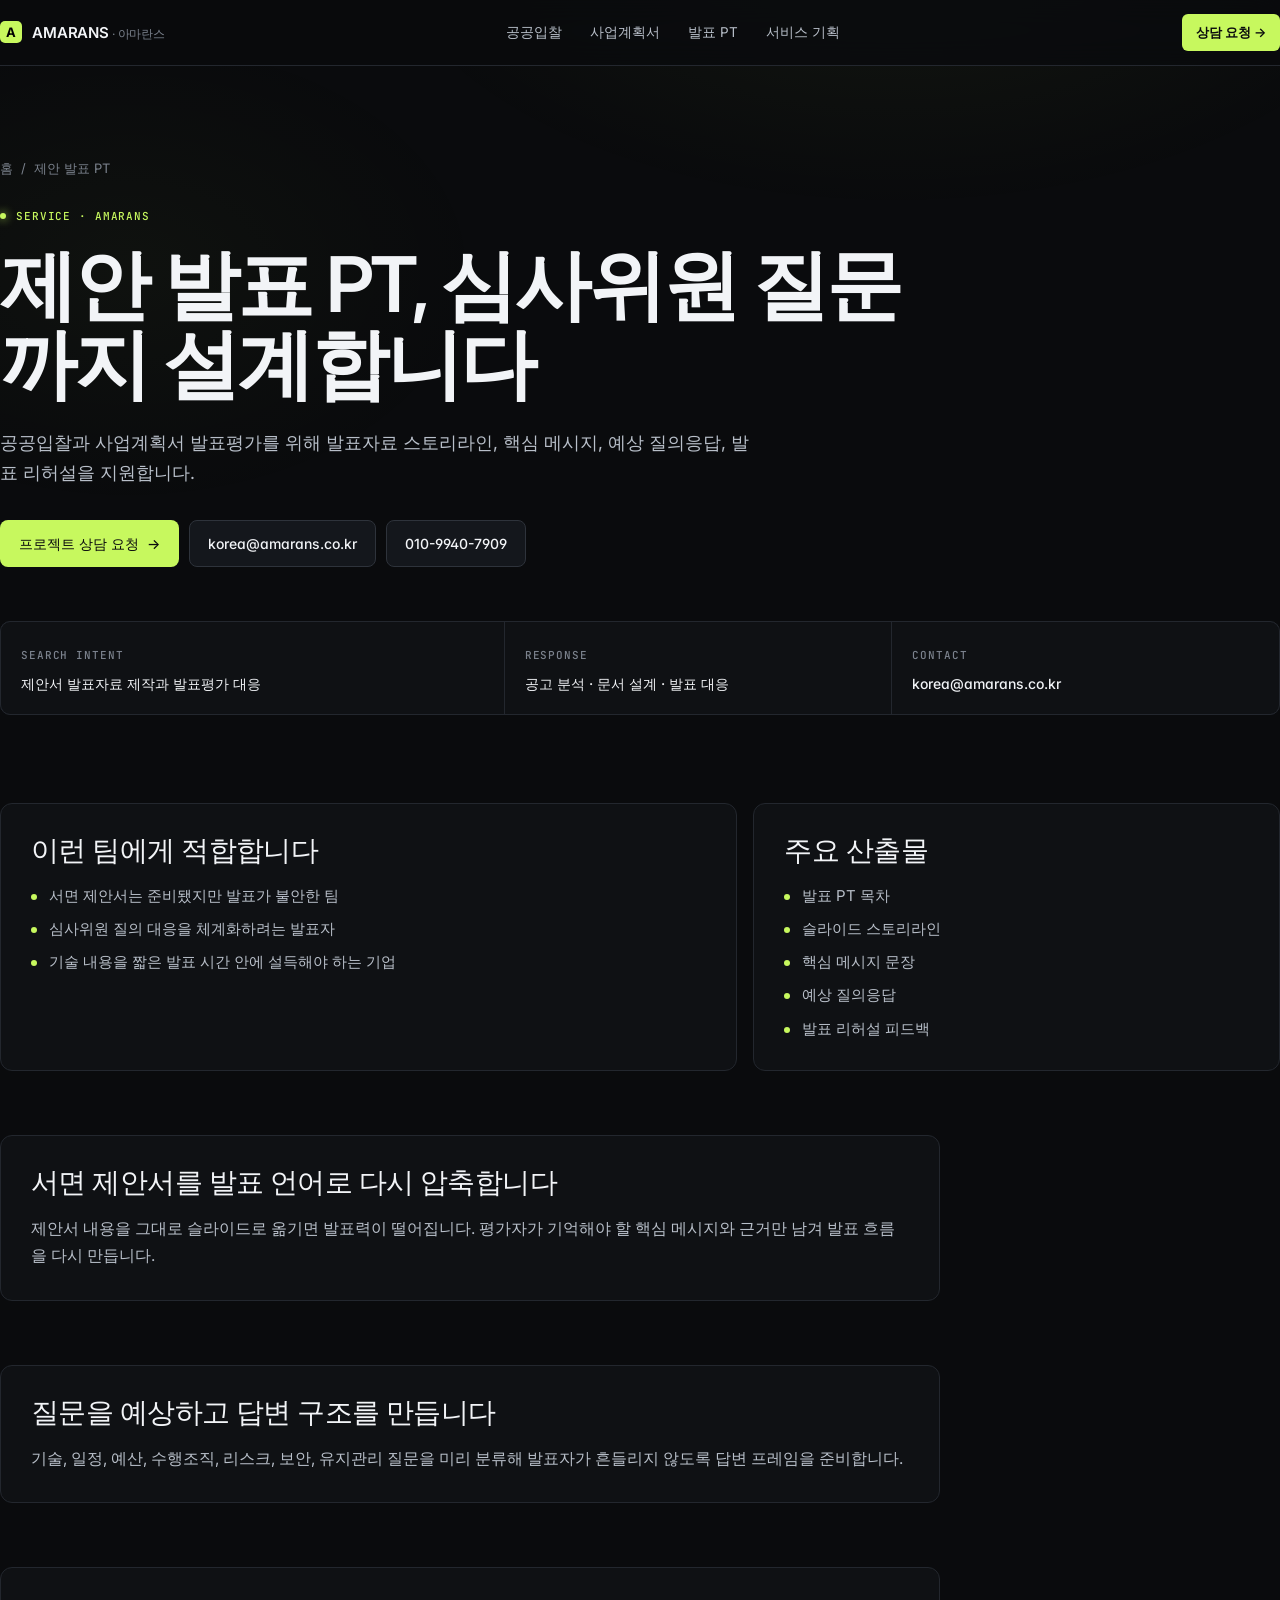
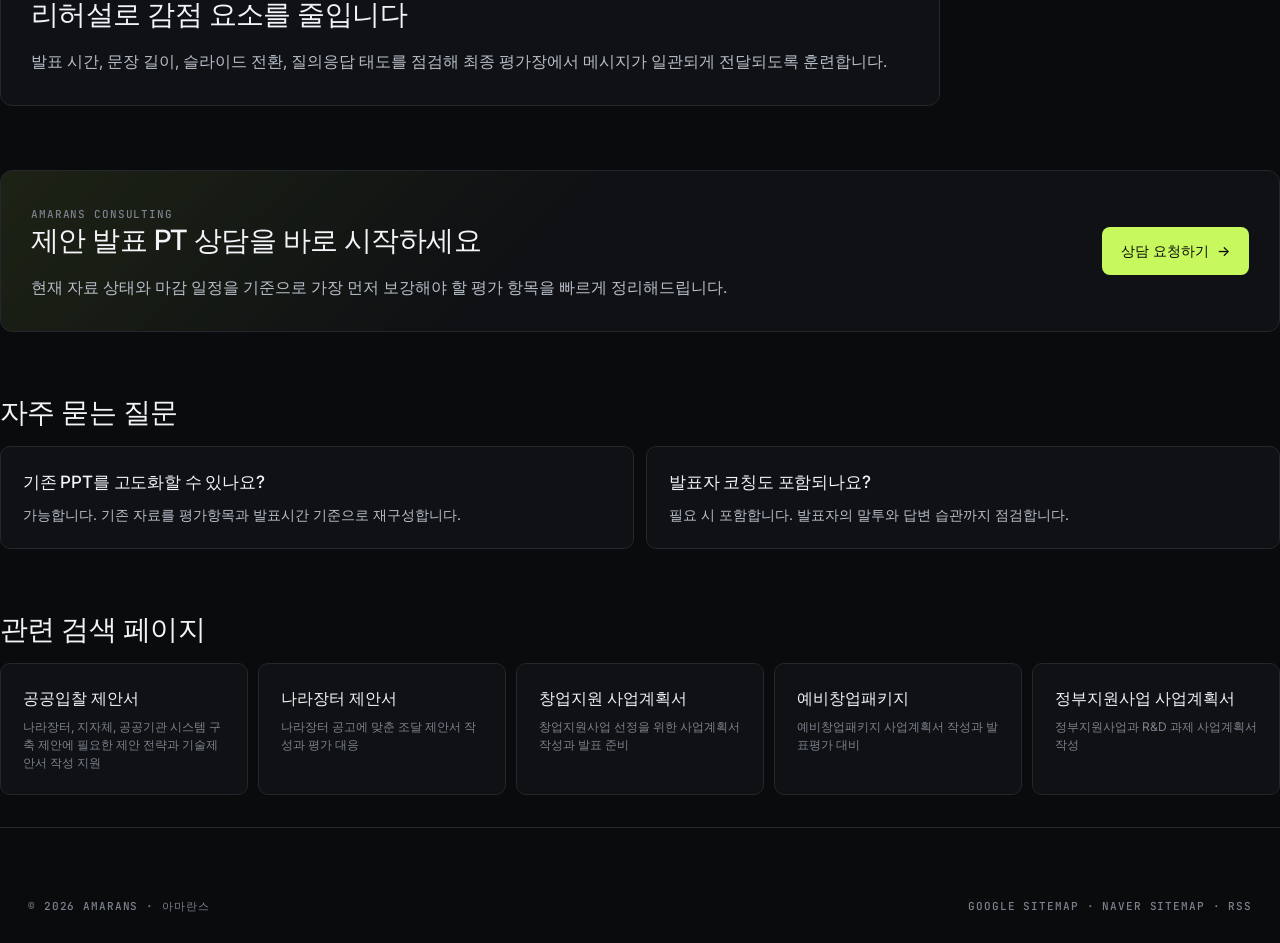
<file: proposal-presentation-pt.html>
<!doctype html>
<html lang="ko">
<head>
<meta charset="utf-8" />
<meta name="viewport" content="width=device-width, initial-scale=1" />
<title>제안 발표 PT 자료 제작 | 공공입찰 발표평가 컨설팅</title>
<meta name="description" content="공공입찰과 사업계획서 발표평가를 위해 발표자료 스토리라인, 핵심 메시지, 예상 질의응답, 발표 리허설을 지원합니다." />
<meta name="robots" content="index,follow" />
<link rel="canonical" href="https://www.amarans.co.kr/proposal-presentation-pt" />
<link rel="alternate" type="application/rss+xml" title="AMARANS 검색 콘텐츠 피드" href="https://www.amarans.co.kr/rss.xml" />
<meta property="og:type" content="website" />
<meta property="og:site_name" content="AMARANS · 아마란스" />
<meta property="og:title" content="제안 발표 PT 자료 제작 | 공공입찰 발표평가 컨설팅" />
<meta property="og:description" content="공공입찰과 사업계획서 발표평가를 위해 발표자료 스토리라인, 핵심 메시지, 예상 질의응답, 발표 리허설을 지원합니다." />
<meta property="og:url" content="https://www.amarans.co.kr/proposal-presentation-pt" />
<link rel="preconnect" href="https://fonts.googleapis.com">
<link rel="preconnect" href="https://fonts.gstatic.com" crossorigin>
<link href="https://fonts.googleapis.com/css2?family=Inter:wght@400;500;600;700&family=JetBrains+Mono:wght@400;500;600&display=swap" rel="stylesheet">
<link rel="stylesheet" href="/styles.css?v=11" />
<script type="application/ld+json">{
  "@context": "https://schema.org",
  "@graph": [
    {
      "@type": "ProfessionalService",
      "@id": "https://www.amarans.co.kr/#organization",
      "name": "AMARANS · 아마란스",
      "url": "https://www.amarans.co.kr",
      "email": "korea@amarans.co.kr",
      "telephone": "010-9940-7909",
      "address": "경기도 광명시 소하로 190, 광명G타워 12층",
      "areaServed": "KR",
      "knowsAbout": [
        "공공입찰 제안서",
        "창업지원 사업계획서",
        "제안 발표 PT",
        "서비스 기획",
        "ISP",
        "RFP"
      ]
    },
    {
      "@type": "Service",
      "@id": "https://www.amarans.co.kr/proposal-presentation-pt#primary",
      "name": "제안 발표 PT",
      "headline": "제안 발표 PT, 심사위원 질문까지 설계합니다",
      "description": "공공입찰과 사업계획서 발표평가를 위해 발표자료 스토리라인, 핵심 메시지, 예상 질의응답, 발표 리허설을 지원합니다.",
      "url": "https://www.amarans.co.kr/proposal-presentation-pt",
      "provider": {
        "@id": "https://www.amarans.co.kr/#organization"
      },
      "mainEntityOfPage": "https://www.amarans.co.kr/proposal-presentation-pt"
    },
    {
      "@type": "FAQPage",
      "@id": "https://www.amarans.co.kr/proposal-presentation-pt#faq",
      "mainEntity": [
        {
          "@type": "Question",
          "name": "기존 PPT를 고도화할 수 있나요?",
          "acceptedAnswer": {
            "@type": "Answer",
            "text": "가능합니다. 기존 자료를 평가항목과 발표시간 기준으로 재구성합니다."
          }
        },
        {
          "@type": "Question",
          "name": "발표자 코칭도 포함되나요?",
          "acceptedAnswer": {
            "@type": "Answer",
            "text": "필요 시 포함합니다. 발표자의 말투와 답변 습관까지 점검합니다."
          }
        }
      ]
    },
    {
      "@type": "BreadcrumbList",
      "itemListElement": [
        {
          "@type": "ListItem",
          "position": 1,
          "name": "홈",
          "item": "https://www.amarans.co.kr"
        },
        {
          "@type": "ListItem",
          "position": 2,
          "name": "제안 발표 PT",
          "item": "https://www.amarans.co.kr/proposal-presentation-pt"
        }
      ]
    }
  ]
}</script>
</head>
<body>
<nav class="nav">
  <div class="page nav-inner">
    <a href="/" class="brand"><span class="brand-mark">A</span><span>AMARANS<span class="brand-sub"> · 아마란스</span></span></a>
    <div class="nav-links">
      <a href="/public-procurement-proposal">공공입찰</a>
      <a href="/startup-business-plan">사업계획서</a>
      <a href="/proposal-presentation-pt">발표 PT</a>
      <a href="/service-planning-isp">서비스 기획</a>
    </div>
    <a href="/#contact" class="nav-cta">상담 요청 →</a>
  </div>
</nav>
<main class="seo-shell">
  <section class="seo-hero page">
    <div class="seo-breadcrumb"><a href="/">홈</a><span>/</span><span>제안 발표 PT</span></div>
    <p class="sec-kicker mono"><span class="dot"></span>SERVICE · AMARANS</p>
    <h1 class="seo-title">제안 발표 PT, 심사위원 질문까지 설계합니다</h1>
    <p class="seo-lead">공공입찰과 사업계획서 발표평가를 위해 발표자료 스토리라인, 핵심 메시지, 예상 질의응답, 발표 리허설을 지원합니다.</p>
    <div class="seo-hero-actions">
      <a class="btn btn-primary" href="/#contact">프로젝트 상담 요청 <span class="arrow">→</span></a>
      <a class="btn btn-ghost" href="mailto:korea@amarans.co.kr">korea@amarans.co.kr</a>
      <a class="btn btn-ghost" href="tel:01099407909">010-9940-7909</a>
    </div>
    <div class="seo-meta-grid">
      <div><span class="mono dim">SEARCH INTENT</span><strong>제안서 발표자료 제작과 발표평가 대응</strong></div>
      <div><span class="mono dim">RESPONSE</span><strong>공고 분석 · 문서 설계 · 발표 대응</strong></div>
      <div><span class="mono dim">CONTACT</span><strong>korea@amarans.co.kr</strong></div>
    </div>
  </section>
  <section class="seo-section page">
    <div class="seo-grid">
      <article class="seo-card seo-card-wide">
        <h2>이런 팀에게 적합합니다</h2>
        <ul class="seo-list"><li>서면 제안서는 준비됐지만 발표가 불안한 팀</li><li>심사위원 질의 대응을 체계화하려는 발표자</li><li>기술 내용을 짧은 발표 시간 안에 설득해야 하는 기업</li></ul>
      </article>
      <article class="seo-card">
        <h2>주요 산출물</h2>
        <ul class="seo-list"><li>발표 PT 목차</li><li>슬라이드 스토리라인</li><li>핵심 메시지 문장</li><li>예상 질의응답</li><li>발표 리허설 피드백</li></ul>
      </article>
    </div>
  </section>
  <section class="seo-section page">
    <article class="seo-copy">
      <h2>서면 제안서를 발표 언어로 다시 압축합니다</h2>
      <p>제안서 내용을 그대로 슬라이드로 옮기면 발표력이 떨어집니다. 평가자가 기억해야 할 핵심 메시지와 근거만 남겨 발표 흐름을 다시 만듭니다.</p>
    </article>
  </section><section class="seo-section page">
    <article class="seo-copy">
      <h2>질문을 예상하고 답변 구조를 만듭니다</h2>
      <p>기술, 일정, 예산, 수행조직, 리스크, 보안, 유지관리 질문을 미리 분류해 발표자가 흔들리지 않도록 답변 프레임을 준비합니다.</p>
    </article>
  </section><section class="seo-section page">
    <article class="seo-copy">
      <h2>리허설로 감점 요소를 줄입니다</h2>
      <p>발표 시간, 문장 길이, 슬라이드 전환, 질의응답 태도를 점검해 최종 평가장에서 메시지가 일관되게 전달되도록 훈련합니다.</p>
    </article>
  </section>
  <section class="seo-section page">
    <div class="seo-cta">
      <div>
        <span class="mono dim">AMARANS CONSULTING</span>
        <h2>제안 발표 PT 상담을 바로 시작하세요</h2>
        <p>현재 자료 상태와 마감 일정을 기준으로 가장 먼저 보강해야 할 평가 항목을 빠르게 정리해드립니다.</p>
      </div>
      <a class="btn btn-primary" href="/#contact">상담 요청하기 <span class="arrow">→</span></a>
    </div>
  </section>
  <section class="seo-section page">
    <h2 class="seo-small-title">자주 묻는 질문</h2>
    <div class="seo-faq"><article>
      <h3>기존 PPT를 고도화할 수 있나요?</h3>
      <p>가능합니다. 기존 자료를 평가항목과 발표시간 기준으로 재구성합니다.</p>
    </article><article>
      <h3>발표자 코칭도 포함되나요?</h3>
      <p>필요 시 포함합니다. 발표자의 말투와 답변 습관까지 점검합니다.</p>
    </article></div>
  </section>
  <section class="seo-section page">
    <h2 class="seo-small-title">관련 검색 페이지</h2>
    <div class="seo-related"><a href="/public-procurement-proposal"><span>공공입찰 제안서</span><small>나라장터, 지자체, 공공기관 시스템 구축 제안에 필요한 제안 전략과 기술제안서 작성 지원</small></a><a href="/g2b-proposal-consulting"><span>나라장터 제안서</span><small>나라장터 공고에 맞춘 조달 제안서 작성과 평가 대응</small></a><a href="/startup-business-plan"><span>창업지원 사업계획서</span><small>창업지원사업 선정을 위한 사업계획서 작성과 발표 준비</small></a><a href="/pre-startup-package-business-plan"><span>예비창업패키지</span><small>예비창업패키지 사업계획서 작성과 발표평가 대비</small></a><a href="/government-rnd-business-plan"><span>정부지원사업 사업계획서</span><small>정부지원사업과 R&amp;D 과제 사업계획서 작성</small></a></div>
  </section>
</main>
<footer class="foot">
  <div class="page foot-bottom">
    <span class="mono">© 2026 AMARANS · 아마란스</span>
    <span class="mono"><a href="/sitemap-google.xml">Google Sitemap</a> · <a href="/sitemap-naver.xml">Naver Sitemap</a> · <a href="/rss.xml">RSS</a></span>
  </div>
</footer>
</body>
</html>
</file>
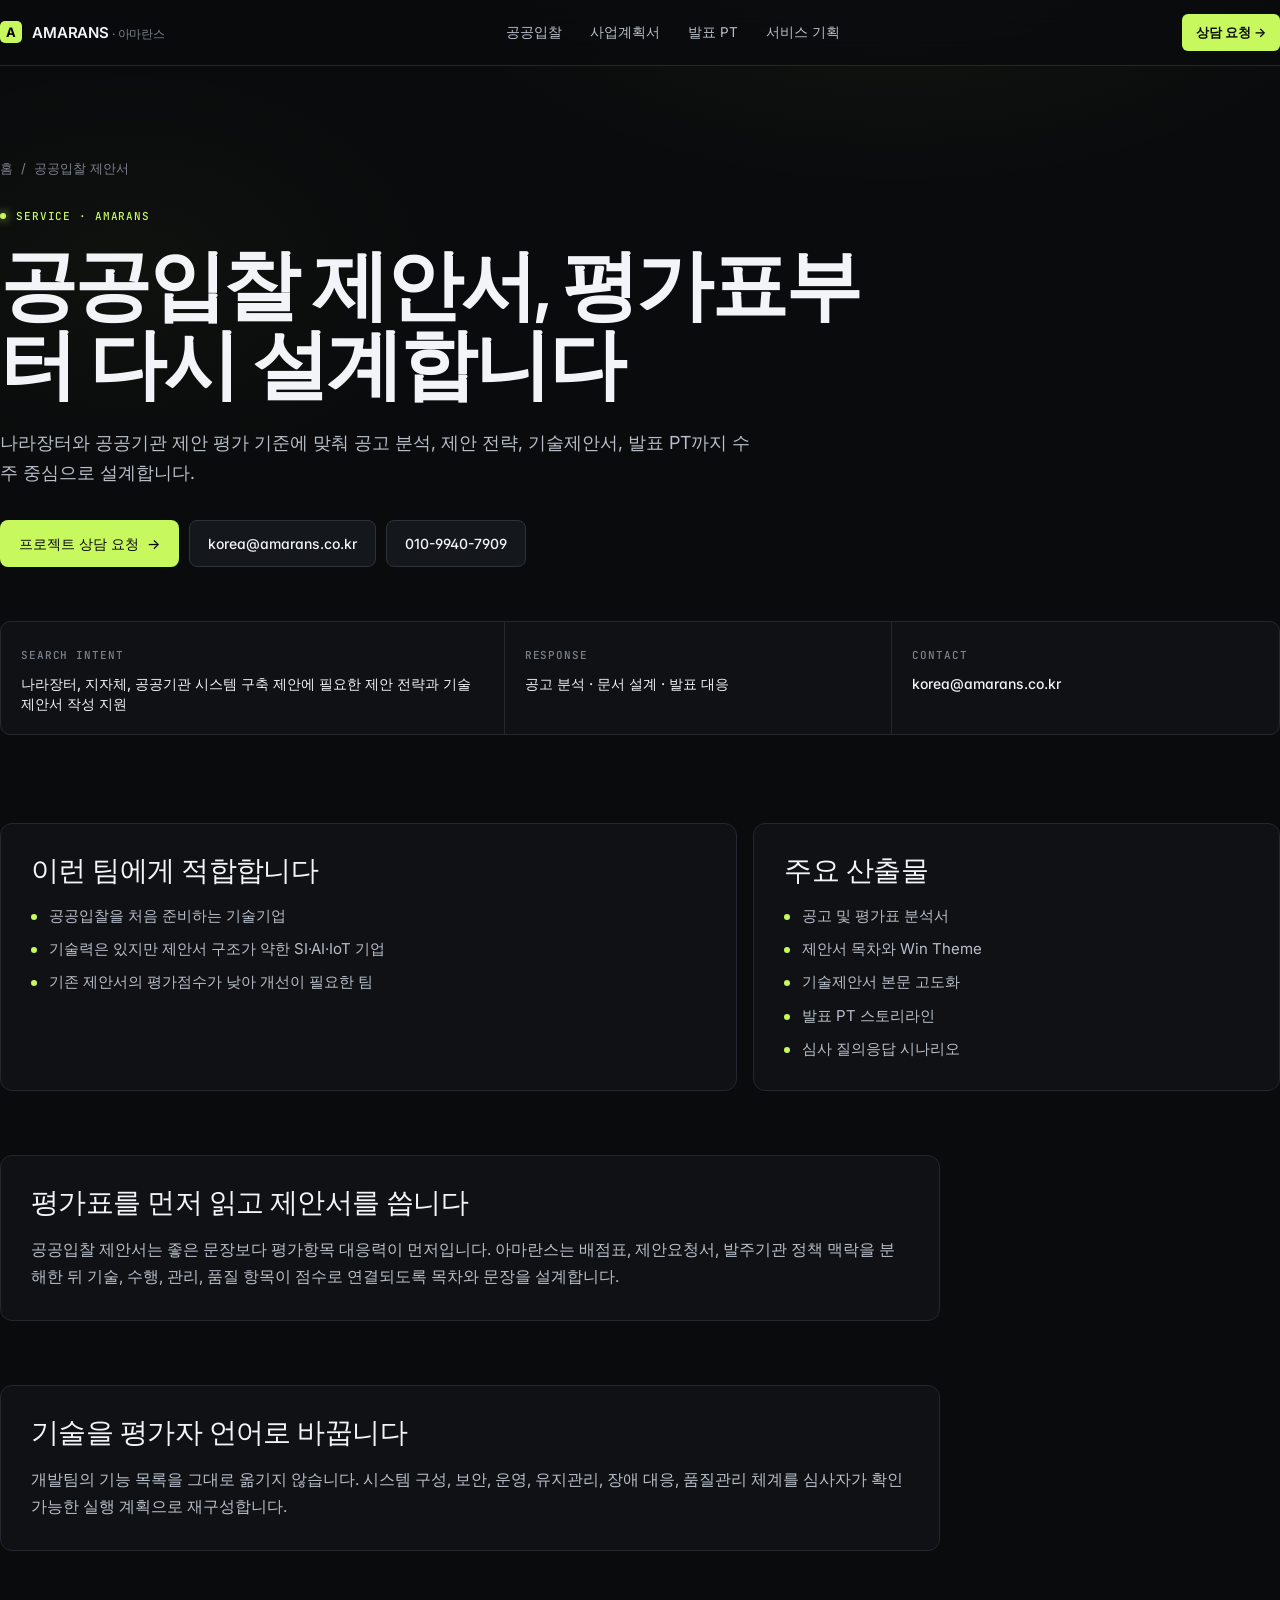
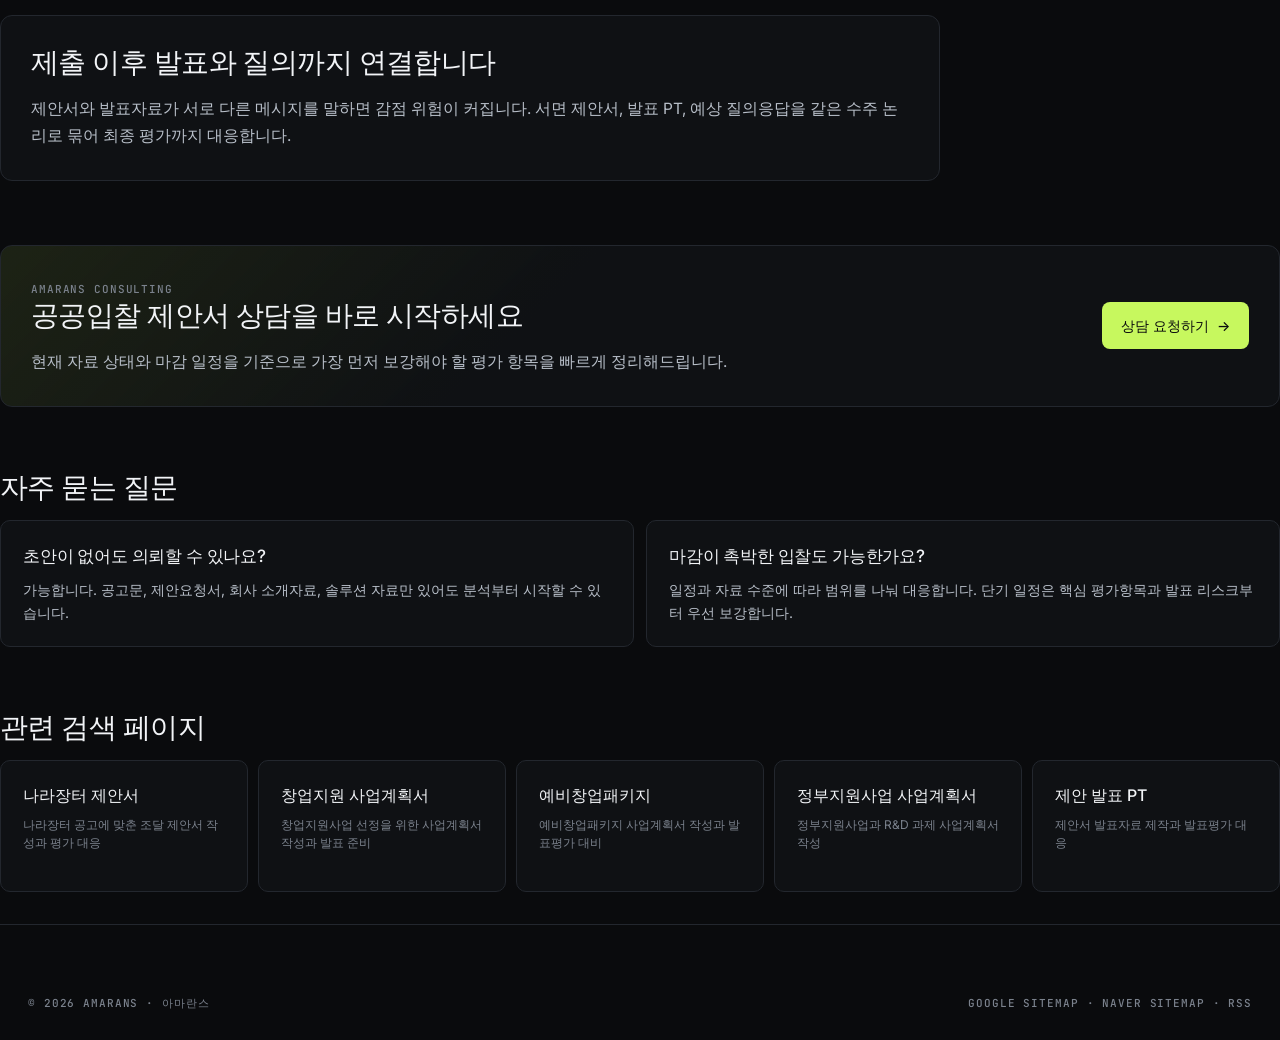
<file: public-procurement-proposal.html>
<!doctype html>
<html lang="ko">
<head>
<meta charset="utf-8" />
<meta name="viewport" content="width=device-width, initial-scale=1" />
<title>공공입찰 제안서 작성 대행 | AMARANS 아마란스</title>
<meta name="description" content="나라장터와 공공기관 제안 평가 기준에 맞춰 공고 분석, 제안 전략, 기술제안서, 발표 PT까지 수주 중심으로 설계합니다." />
<meta name="robots" content="index,follow" />
<link rel="canonical" href="https://www.amarans.co.kr/public-procurement-proposal" />
<link rel="alternate" type="application/rss+xml" title="AMARANS 검색 콘텐츠 피드" href="https://www.amarans.co.kr/rss.xml" />
<meta property="og:type" content="website" />
<meta property="og:site_name" content="AMARANS · 아마란스" />
<meta property="og:title" content="공공입찰 제안서 작성 대행 | AMARANS 아마란스" />
<meta property="og:description" content="나라장터와 공공기관 제안 평가 기준에 맞춰 공고 분석, 제안 전략, 기술제안서, 발표 PT까지 수주 중심으로 설계합니다." />
<meta property="og:url" content="https://www.amarans.co.kr/public-procurement-proposal" />
<link rel="preconnect" href="https://fonts.googleapis.com">
<link rel="preconnect" href="https://fonts.gstatic.com" crossorigin>
<link href="https://fonts.googleapis.com/css2?family=Inter:wght@400;500;600;700&family=JetBrains+Mono:wght@400;500;600&display=swap" rel="stylesheet">
<link rel="stylesheet" href="/styles.css?v=11" />
<script type="application/ld+json">{
  "@context": "https://schema.org",
  "@graph": [
    {
      "@type": "ProfessionalService",
      "@id": "https://www.amarans.co.kr/#organization",
      "name": "AMARANS · 아마란스",
      "url": "https://www.amarans.co.kr",
      "email": "korea@amarans.co.kr",
      "telephone": "010-9940-7909",
      "address": "경기도 광명시 소하로 190, 광명G타워 12층",
      "areaServed": "KR",
      "knowsAbout": [
        "공공입찰 제안서",
        "창업지원 사업계획서",
        "제안 발표 PT",
        "서비스 기획",
        "ISP",
        "RFP"
      ]
    },
    {
      "@type": "Service",
      "@id": "https://www.amarans.co.kr/public-procurement-proposal#primary",
      "name": "공공입찰 제안서",
      "headline": "공공입찰 제안서, 평가표부터 다시 설계합니다",
      "description": "나라장터와 공공기관 제안 평가 기준에 맞춰 공고 분석, 제안 전략, 기술제안서, 발표 PT까지 수주 중심으로 설계합니다.",
      "url": "https://www.amarans.co.kr/public-procurement-proposal",
      "provider": {
        "@id": "https://www.amarans.co.kr/#organization"
      },
      "mainEntityOfPage": "https://www.amarans.co.kr/public-procurement-proposal"
    },
    {
      "@type": "FAQPage",
      "@id": "https://www.amarans.co.kr/public-procurement-proposal#faq",
      "mainEntity": [
        {
          "@type": "Question",
          "name": "초안이 없어도 의뢰할 수 있나요?",
          "acceptedAnswer": {
            "@type": "Answer",
            "text": "가능합니다. 공고문, 제안요청서, 회사 소개자료, 솔루션 자료만 있어도 분석부터 시작할 수 있습니다."
          }
        },
        {
          "@type": "Question",
          "name": "마감이 촉박한 입찰도 가능한가요?",
          "acceptedAnswer": {
            "@type": "Answer",
            "text": "일정과 자료 수준에 따라 범위를 나눠 대응합니다. 단기 일정은 핵심 평가항목과 발표 리스크부터 우선 보강합니다."
          }
        }
      ]
    },
    {
      "@type": "BreadcrumbList",
      "itemListElement": [
        {
          "@type": "ListItem",
          "position": 1,
          "name": "홈",
          "item": "https://www.amarans.co.kr"
        },
        {
          "@type": "ListItem",
          "position": 2,
          "name": "공공입찰 제안서",
          "item": "https://www.amarans.co.kr/public-procurement-proposal"
        }
      ]
    }
  ]
}</script>
</head>
<body>
<nav class="nav">
  <div class="page nav-inner">
    <a href="/" class="brand"><span class="brand-mark">A</span><span>AMARANS<span class="brand-sub"> · 아마란스</span></span></a>
    <div class="nav-links">
      <a href="/public-procurement-proposal">공공입찰</a>
      <a href="/startup-business-plan">사업계획서</a>
      <a href="/proposal-presentation-pt">발표 PT</a>
      <a href="/service-planning-isp">서비스 기획</a>
    </div>
    <a href="/#contact" class="nav-cta">상담 요청 →</a>
  </div>
</nav>
<main class="seo-shell">
  <section class="seo-hero page">
    <div class="seo-breadcrumb"><a href="/">홈</a><span>/</span><span>공공입찰 제안서</span></div>
    <p class="sec-kicker mono"><span class="dot"></span>SERVICE · AMARANS</p>
    <h1 class="seo-title">공공입찰 제안서, 평가표부터 다시 설계합니다</h1>
    <p class="seo-lead">나라장터와 공공기관 제안 평가 기준에 맞춰 공고 분석, 제안 전략, 기술제안서, 발표 PT까지 수주 중심으로 설계합니다.</p>
    <div class="seo-hero-actions">
      <a class="btn btn-primary" href="/#contact">프로젝트 상담 요청 <span class="arrow">→</span></a>
      <a class="btn btn-ghost" href="mailto:korea@amarans.co.kr">korea@amarans.co.kr</a>
      <a class="btn btn-ghost" href="tel:01099407909">010-9940-7909</a>
    </div>
    <div class="seo-meta-grid">
      <div><span class="mono dim">SEARCH INTENT</span><strong>나라장터, 지자체, 공공기관 시스템 구축 제안에 필요한 제안 전략과 기술제안서 작성 지원</strong></div>
      <div><span class="mono dim">RESPONSE</span><strong>공고 분석 · 문서 설계 · 발표 대응</strong></div>
      <div><span class="mono dim">CONTACT</span><strong>korea@amarans.co.kr</strong></div>
    </div>
  </section>
  <section class="seo-section page">
    <div class="seo-grid">
      <article class="seo-card seo-card-wide">
        <h2>이런 팀에게 적합합니다</h2>
        <ul class="seo-list"><li>공공입찰을 처음 준비하는 기술기업</li><li>기술력은 있지만 제안서 구조가 약한 SI·AI·IoT 기업</li><li>기존 제안서의 평가점수가 낮아 개선이 필요한 팀</li></ul>
      </article>
      <article class="seo-card">
        <h2>주요 산출물</h2>
        <ul class="seo-list"><li>공고 및 평가표 분석서</li><li>제안서 목차와 Win Theme</li><li>기술제안서 본문 고도화</li><li>발표 PT 스토리라인</li><li>심사 질의응답 시나리오</li></ul>
      </article>
    </div>
  </section>
  <section class="seo-section page">
    <article class="seo-copy">
      <h2>평가표를 먼저 읽고 제안서를 씁니다</h2>
      <p>공공입찰 제안서는 좋은 문장보다 평가항목 대응력이 먼저입니다. 아마란스는 배점표, 제안요청서, 발주기관 정책 맥락을 분해한 뒤 기술, 수행, 관리, 품질 항목이 점수로 연결되도록 목차와 문장을 설계합니다.</p>
    </article>
  </section><section class="seo-section page">
    <article class="seo-copy">
      <h2>기술을 평가자 언어로 바꿉니다</h2>
      <p>개발팀의 기능 목록을 그대로 옮기지 않습니다. 시스템 구성, 보안, 운영, 유지관리, 장애 대응, 품질관리 체계를 심사자가 확인 가능한 실행 계획으로 재구성합니다.</p>
    </article>
  </section><section class="seo-section page">
    <article class="seo-copy">
      <h2>제출 이후 발표와 질의까지 연결합니다</h2>
      <p>제안서와 발표자료가 서로 다른 메시지를 말하면 감점 위험이 커집니다. 서면 제안서, 발표 PT, 예상 질의응답을 같은 수주 논리로 묶어 최종 평가까지 대응합니다.</p>
    </article>
  </section>
  <section class="seo-section page">
    <div class="seo-cta">
      <div>
        <span class="mono dim">AMARANS CONSULTING</span>
        <h2>공공입찰 제안서 상담을 바로 시작하세요</h2>
        <p>현재 자료 상태와 마감 일정을 기준으로 가장 먼저 보강해야 할 평가 항목을 빠르게 정리해드립니다.</p>
      </div>
      <a class="btn btn-primary" href="/#contact">상담 요청하기 <span class="arrow">→</span></a>
    </div>
  </section>
  <section class="seo-section page">
    <h2 class="seo-small-title">자주 묻는 질문</h2>
    <div class="seo-faq"><article>
      <h3>초안이 없어도 의뢰할 수 있나요?</h3>
      <p>가능합니다. 공고문, 제안요청서, 회사 소개자료, 솔루션 자료만 있어도 분석부터 시작할 수 있습니다.</p>
    </article><article>
      <h3>마감이 촉박한 입찰도 가능한가요?</h3>
      <p>일정과 자료 수준에 따라 범위를 나눠 대응합니다. 단기 일정은 핵심 평가항목과 발표 리스크부터 우선 보강합니다.</p>
    </article></div>
  </section>
  <section class="seo-section page">
    <h2 class="seo-small-title">관련 검색 페이지</h2>
    <div class="seo-related"><a href="/g2b-proposal-consulting"><span>나라장터 제안서</span><small>나라장터 공고에 맞춘 조달 제안서 작성과 평가 대응</small></a><a href="/startup-business-plan"><span>창업지원 사업계획서</span><small>창업지원사업 선정을 위한 사업계획서 작성과 발표 준비</small></a><a href="/pre-startup-package-business-plan"><span>예비창업패키지</span><small>예비창업패키지 사업계획서 작성과 발표평가 대비</small></a><a href="/government-rnd-business-plan"><span>정부지원사업 사업계획서</span><small>정부지원사업과 R&amp;D 과제 사업계획서 작성</small></a><a href="/proposal-presentation-pt"><span>제안 발표 PT</span><small>제안서 발표자료 제작과 발표평가 대응</small></a></div>
  </section>
</main>
<footer class="foot">
  <div class="page foot-bottom">
    <span class="mono">© 2026 AMARANS · 아마란스</span>
    <span class="mono"><a href="/sitemap-google.xml">Google Sitemap</a> · <a href="/sitemap-naver.xml">Naver Sitemap</a> · <a href="/rss.xml">RSS</a></span>
  </div>
</footer>
</body>
</html>
</file>
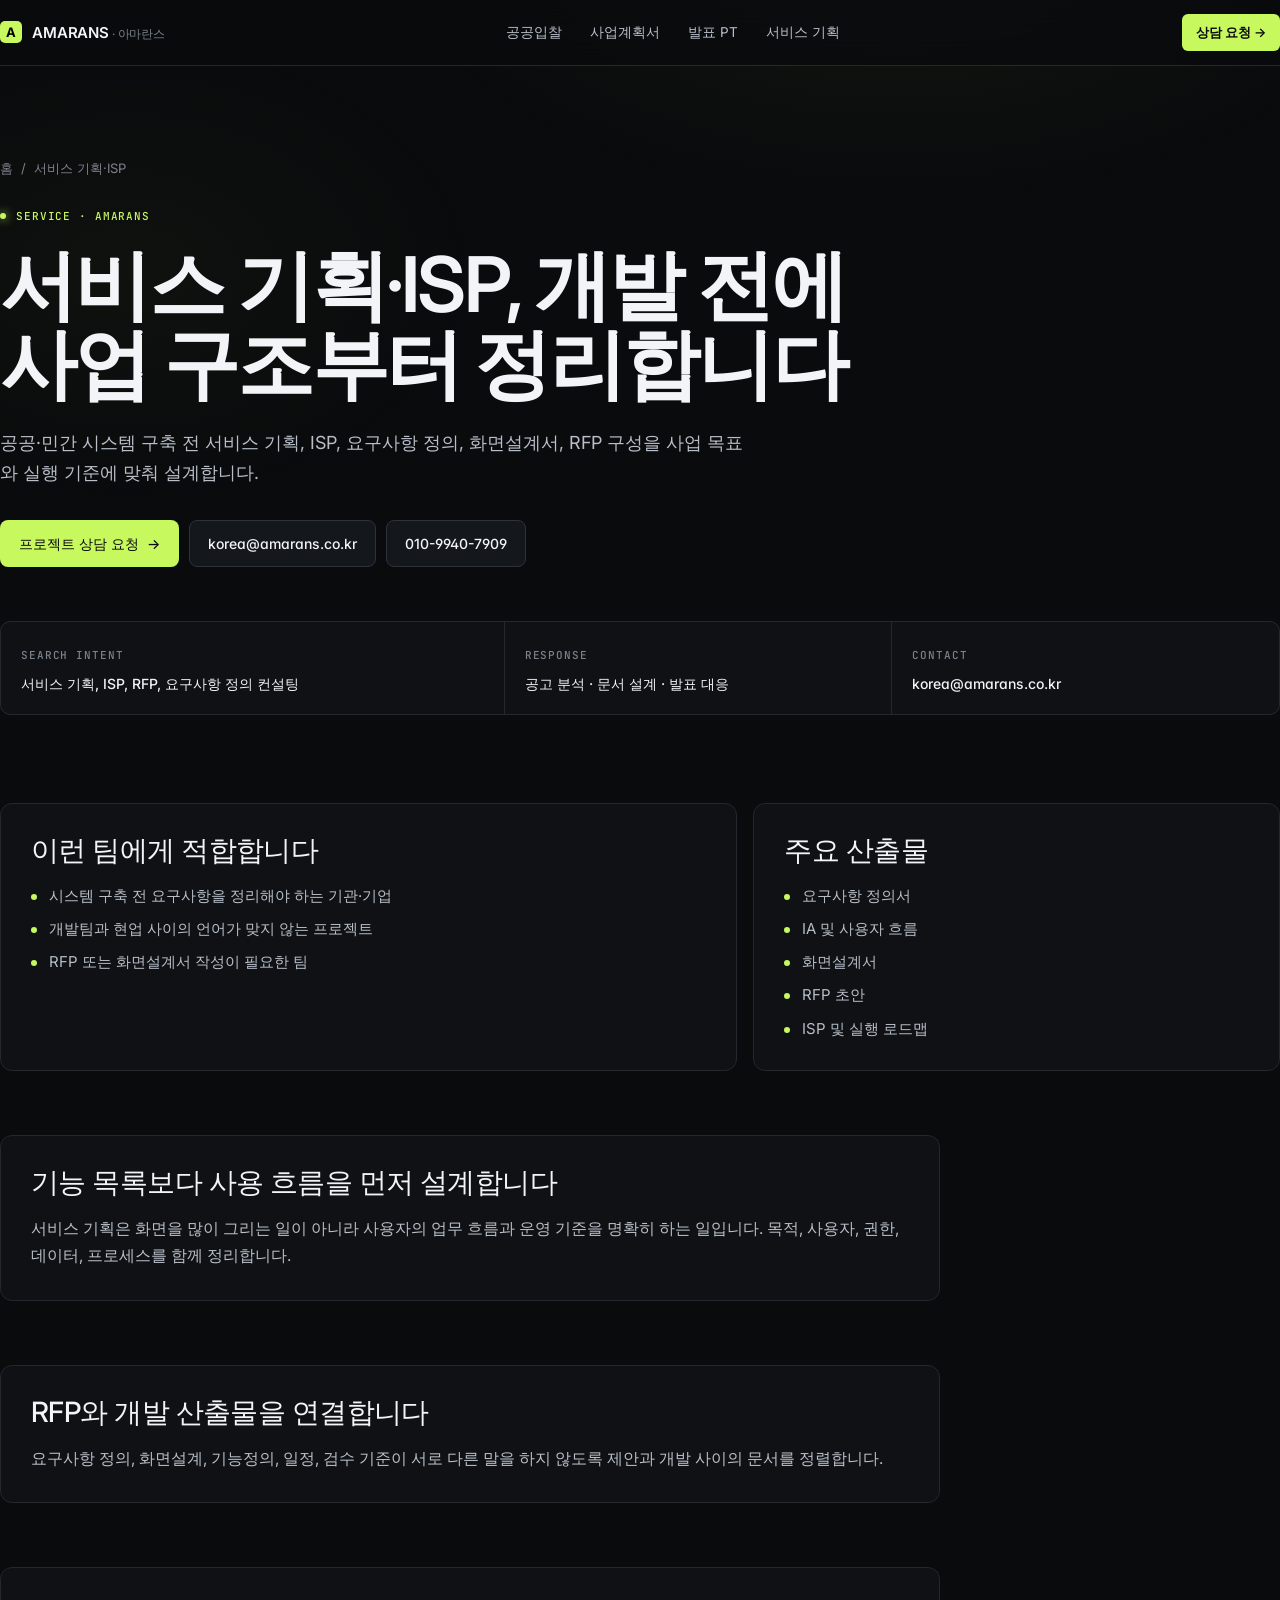
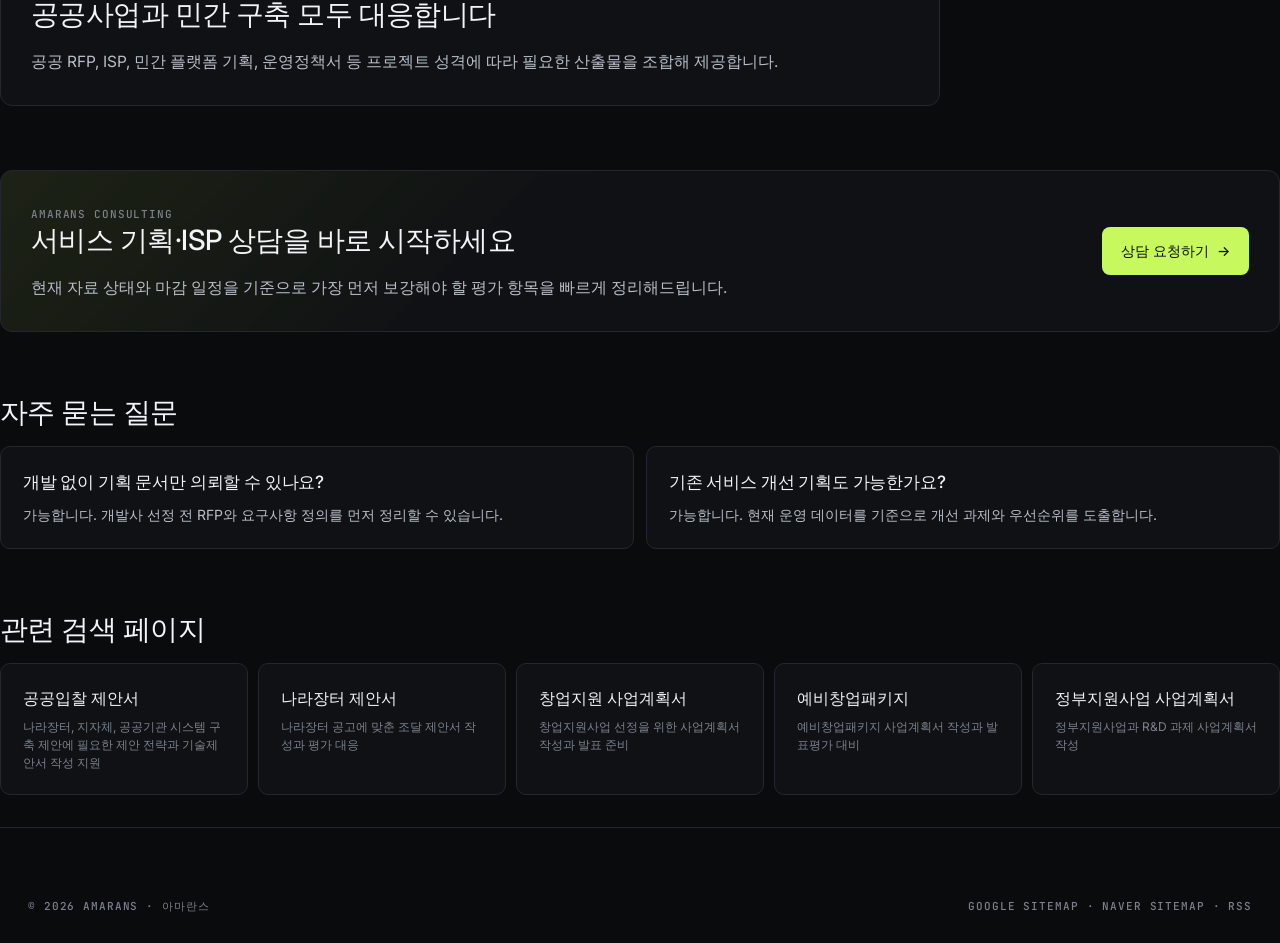
<file: service-planning-isp.html>
<!doctype html>
<html lang="ko">
<head>
<meta charset="utf-8" />
<meta name="viewport" content="width=device-width, initial-scale=1" />
<title>서비스 기획·ISP 컨설팅 | RFP·화면설계·요구사항 정의</title>
<meta name="description" content="공공·민간 시스템 구축 전 서비스 기획, ISP, 요구사항 정의, 화면설계서, RFP 구성을 사업 목표와 실행 기준에 맞춰 설계합니다." />
<meta name="robots" content="index,follow" />
<link rel="canonical" href="https://www.amarans.co.kr/service-planning-isp" />
<link rel="alternate" type="application/rss+xml" title="AMARANS 검색 콘텐츠 피드" href="https://www.amarans.co.kr/rss.xml" />
<meta property="og:type" content="website" />
<meta property="og:site_name" content="AMARANS · 아마란스" />
<meta property="og:title" content="서비스 기획·ISP 컨설팅 | RFP·화면설계·요구사항 정의" />
<meta property="og:description" content="공공·민간 시스템 구축 전 서비스 기획, ISP, 요구사항 정의, 화면설계서, RFP 구성을 사업 목표와 실행 기준에 맞춰 설계합니다." />
<meta property="og:url" content="https://www.amarans.co.kr/service-planning-isp" />
<link rel="preconnect" href="https://fonts.googleapis.com">
<link rel="preconnect" href="https://fonts.gstatic.com" crossorigin>
<link href="https://fonts.googleapis.com/css2?family=Inter:wght@400;500;600;700&family=JetBrains+Mono:wght@400;500;600&display=swap" rel="stylesheet">
<link rel="stylesheet" href="/styles.css?v=11" />
<script type="application/ld+json">{
  "@context": "https://schema.org",
  "@graph": [
    {
      "@type": "ProfessionalService",
      "@id": "https://www.amarans.co.kr/#organization",
      "name": "AMARANS · 아마란스",
      "url": "https://www.amarans.co.kr",
      "email": "korea@amarans.co.kr",
      "telephone": "010-9940-7909",
      "address": "경기도 광명시 소하로 190, 광명G타워 12층",
      "areaServed": "KR",
      "knowsAbout": [
        "공공입찰 제안서",
        "창업지원 사업계획서",
        "제안 발표 PT",
        "서비스 기획",
        "ISP",
        "RFP"
      ]
    },
    {
      "@type": "Service",
      "@id": "https://www.amarans.co.kr/service-planning-isp#primary",
      "name": "서비스 기획·ISP",
      "headline": "서비스 기획·ISP, 개발 전에 사업 구조부터 정리합니다",
      "description": "공공·민간 시스템 구축 전 서비스 기획, ISP, 요구사항 정의, 화면설계서, RFP 구성을 사업 목표와 실행 기준에 맞춰 설계합니다.",
      "url": "https://www.amarans.co.kr/service-planning-isp",
      "provider": {
        "@id": "https://www.amarans.co.kr/#organization"
      },
      "mainEntityOfPage": "https://www.amarans.co.kr/service-planning-isp"
    },
    {
      "@type": "FAQPage",
      "@id": "https://www.amarans.co.kr/service-planning-isp#faq",
      "mainEntity": [
        {
          "@type": "Question",
          "name": "개발 없이 기획 문서만 의뢰할 수 있나요?",
          "acceptedAnswer": {
            "@type": "Answer",
            "text": "가능합니다. 개발사 선정 전 RFP와 요구사항 정의를 먼저 정리할 수 있습니다."
          }
        },
        {
          "@type": "Question",
          "name": "기존 서비스 개선 기획도 가능한가요?",
          "acceptedAnswer": {
            "@type": "Answer",
            "text": "가능합니다. 현재 운영 데이터를 기준으로 개선 과제와 우선순위를 도출합니다."
          }
        }
      ]
    },
    {
      "@type": "BreadcrumbList",
      "itemListElement": [
        {
          "@type": "ListItem",
          "position": 1,
          "name": "홈",
          "item": "https://www.amarans.co.kr"
        },
        {
          "@type": "ListItem",
          "position": 2,
          "name": "서비스 기획·ISP",
          "item": "https://www.amarans.co.kr/service-planning-isp"
        }
      ]
    }
  ]
}</script>
</head>
<body>
<nav class="nav">
  <div class="page nav-inner">
    <a href="/" class="brand"><span class="brand-mark">A</span><span>AMARANS<span class="brand-sub"> · 아마란스</span></span></a>
    <div class="nav-links">
      <a href="/public-procurement-proposal">공공입찰</a>
      <a href="/startup-business-plan">사업계획서</a>
      <a href="/proposal-presentation-pt">발표 PT</a>
      <a href="/service-planning-isp">서비스 기획</a>
    </div>
    <a href="/#contact" class="nav-cta">상담 요청 →</a>
  </div>
</nav>
<main class="seo-shell">
  <section class="seo-hero page">
    <div class="seo-breadcrumb"><a href="/">홈</a><span>/</span><span>서비스 기획·ISP</span></div>
    <p class="sec-kicker mono"><span class="dot"></span>SERVICE · AMARANS</p>
    <h1 class="seo-title">서비스 기획·ISP, 개발 전에 사업 구조부터 정리합니다</h1>
    <p class="seo-lead">공공·민간 시스템 구축 전 서비스 기획, ISP, 요구사항 정의, 화면설계서, RFP 구성을 사업 목표와 실행 기준에 맞춰 설계합니다.</p>
    <div class="seo-hero-actions">
      <a class="btn btn-primary" href="/#contact">프로젝트 상담 요청 <span class="arrow">→</span></a>
      <a class="btn btn-ghost" href="mailto:korea@amarans.co.kr">korea@amarans.co.kr</a>
      <a class="btn btn-ghost" href="tel:01099407909">010-9940-7909</a>
    </div>
    <div class="seo-meta-grid">
      <div><span class="mono dim">SEARCH INTENT</span><strong>서비스 기획, ISP, RFP, 요구사항 정의 컨설팅</strong></div>
      <div><span class="mono dim">RESPONSE</span><strong>공고 분석 · 문서 설계 · 발표 대응</strong></div>
      <div><span class="mono dim">CONTACT</span><strong>korea@amarans.co.kr</strong></div>
    </div>
  </section>
  <section class="seo-section page">
    <div class="seo-grid">
      <article class="seo-card seo-card-wide">
        <h2>이런 팀에게 적합합니다</h2>
        <ul class="seo-list"><li>시스템 구축 전 요구사항을 정리해야 하는 기관·기업</li><li>개발팀과 현업 사이의 언어가 맞지 않는 프로젝트</li><li>RFP 또는 화면설계서 작성이 필요한 팀</li></ul>
      </article>
      <article class="seo-card">
        <h2>주요 산출물</h2>
        <ul class="seo-list"><li>요구사항 정의서</li><li>IA 및 사용자 흐름</li><li>화면설계서</li><li>RFP 초안</li><li>ISP 및 실행 로드맵</li></ul>
      </article>
    </div>
  </section>
  <section class="seo-section page">
    <article class="seo-copy">
      <h2>기능 목록보다 사용 흐름을 먼저 설계합니다</h2>
      <p>서비스 기획은 화면을 많이 그리는 일이 아니라 사용자의 업무 흐름과 운영 기준을 명확히 하는 일입니다. 목적, 사용자, 권한, 데이터, 프로세스를 함께 정리합니다.</p>
    </article>
  </section><section class="seo-section page">
    <article class="seo-copy">
      <h2>RFP와 개발 산출물을 연결합니다</h2>
      <p>요구사항 정의, 화면설계, 기능정의, 일정, 검수 기준이 서로 다른 말을 하지 않도록 제안과 개발 사이의 문서를 정렬합니다.</p>
    </article>
  </section><section class="seo-section page">
    <article class="seo-copy">
      <h2>공공사업과 민간 구축 모두 대응합니다</h2>
      <p>공공 RFP, ISP, 민간 플랫폼 기획, 운영정책서 등 프로젝트 성격에 따라 필요한 산출물을 조합해 제공합니다.</p>
    </article>
  </section>
  <section class="seo-section page">
    <div class="seo-cta">
      <div>
        <span class="mono dim">AMARANS CONSULTING</span>
        <h2>서비스 기획·ISP 상담을 바로 시작하세요</h2>
        <p>현재 자료 상태와 마감 일정을 기준으로 가장 먼저 보강해야 할 평가 항목을 빠르게 정리해드립니다.</p>
      </div>
      <a class="btn btn-primary" href="/#contact">상담 요청하기 <span class="arrow">→</span></a>
    </div>
  </section>
  <section class="seo-section page">
    <h2 class="seo-small-title">자주 묻는 질문</h2>
    <div class="seo-faq"><article>
      <h3>개발 없이 기획 문서만 의뢰할 수 있나요?</h3>
      <p>가능합니다. 개발사 선정 전 RFP와 요구사항 정의를 먼저 정리할 수 있습니다.</p>
    </article><article>
      <h3>기존 서비스 개선 기획도 가능한가요?</h3>
      <p>가능합니다. 현재 운영 데이터를 기준으로 개선 과제와 우선순위를 도출합니다.</p>
    </article></div>
  </section>
  <section class="seo-section page">
    <h2 class="seo-small-title">관련 검색 페이지</h2>
    <div class="seo-related"><a href="/public-procurement-proposal"><span>공공입찰 제안서</span><small>나라장터, 지자체, 공공기관 시스템 구축 제안에 필요한 제안 전략과 기술제안서 작성 지원</small></a><a href="/g2b-proposal-consulting"><span>나라장터 제안서</span><small>나라장터 공고에 맞춘 조달 제안서 작성과 평가 대응</small></a><a href="/startup-business-plan"><span>창업지원 사업계획서</span><small>창업지원사업 선정을 위한 사업계획서 작성과 발표 준비</small></a><a href="/pre-startup-package-business-plan"><span>예비창업패키지</span><small>예비창업패키지 사업계획서 작성과 발표평가 대비</small></a><a href="/government-rnd-business-plan"><span>정부지원사업 사업계획서</span><small>정부지원사업과 R&amp;D 과제 사업계획서 작성</small></a></div>
  </section>
</main>
<footer class="foot">
  <div class="page foot-bottom">
    <span class="mono">© 2026 AMARANS · 아마란스</span>
    <span class="mono"><a href="/sitemap-google.xml">Google Sitemap</a> · <a href="/sitemap-naver.xml">Naver Sitemap</a> · <a href="/rss.xml">RSS</a></span>
  </div>
</footer>
</body>
</html>
</file>
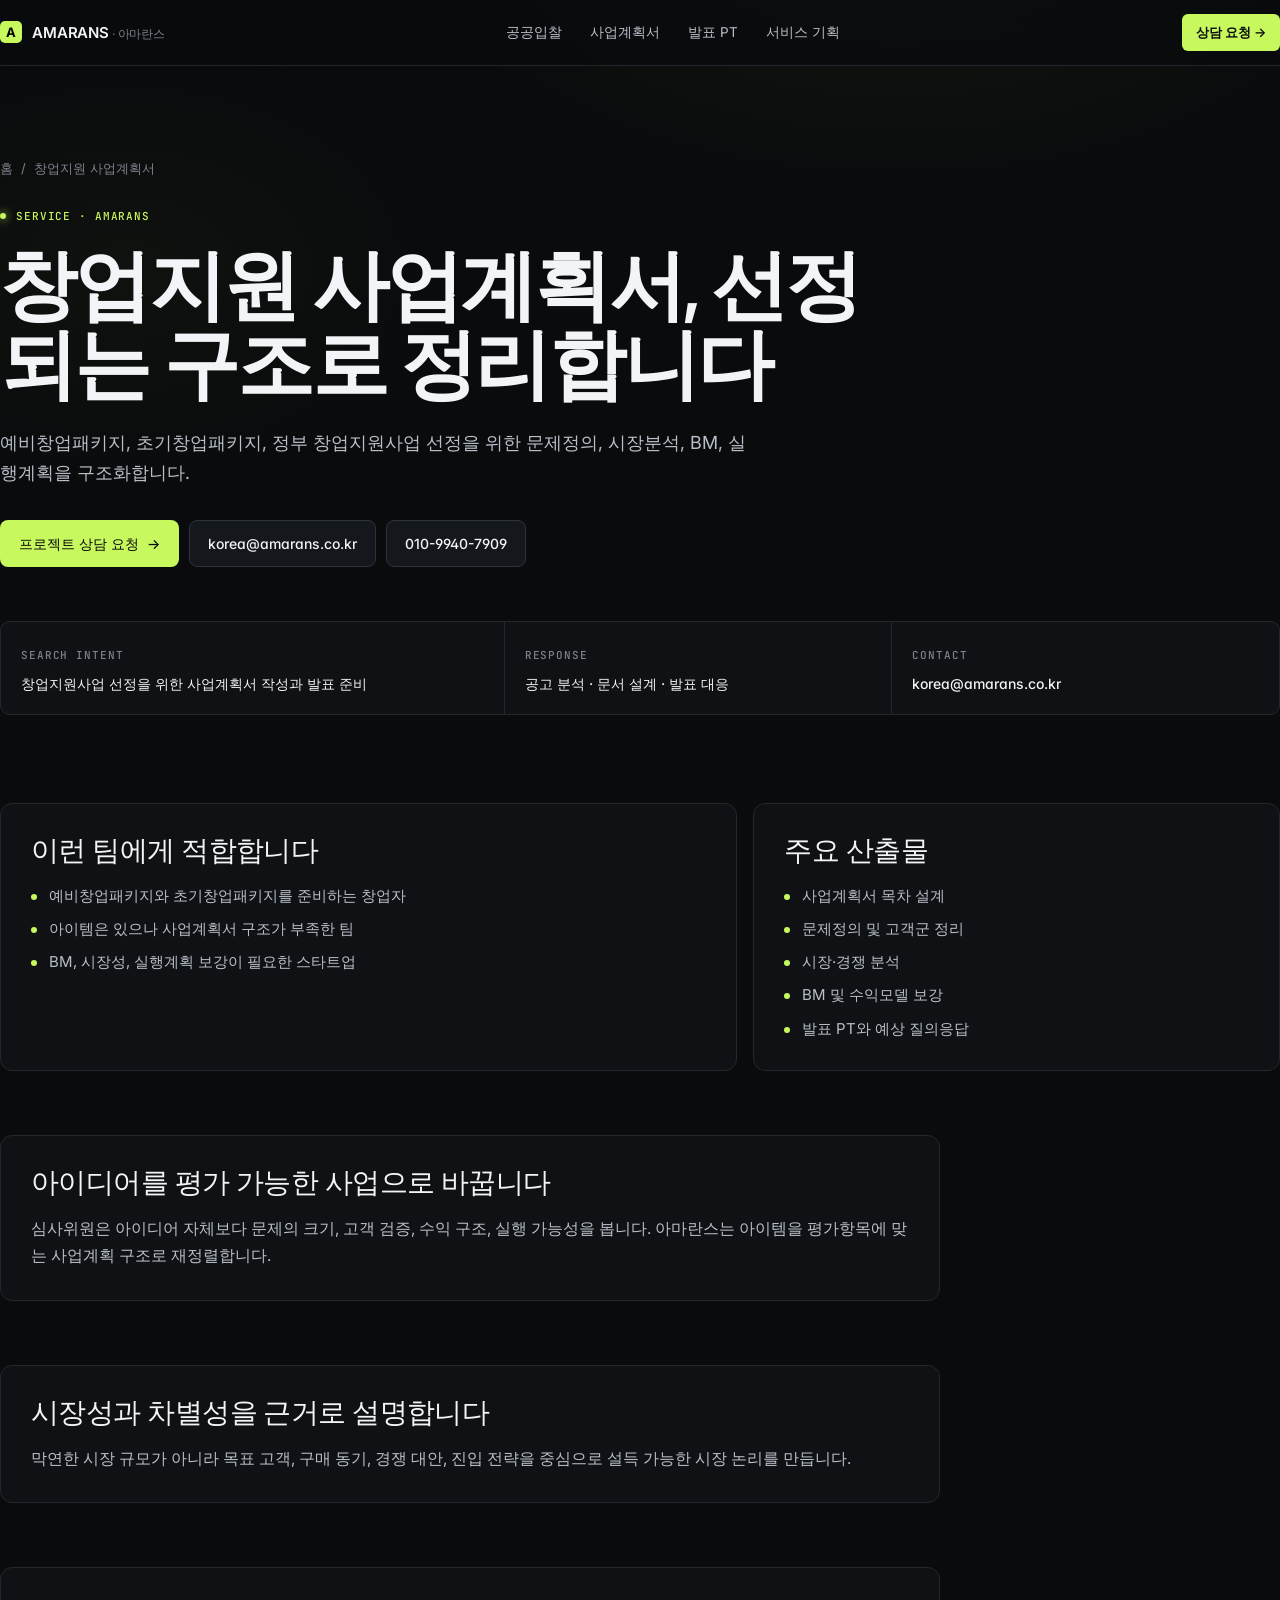
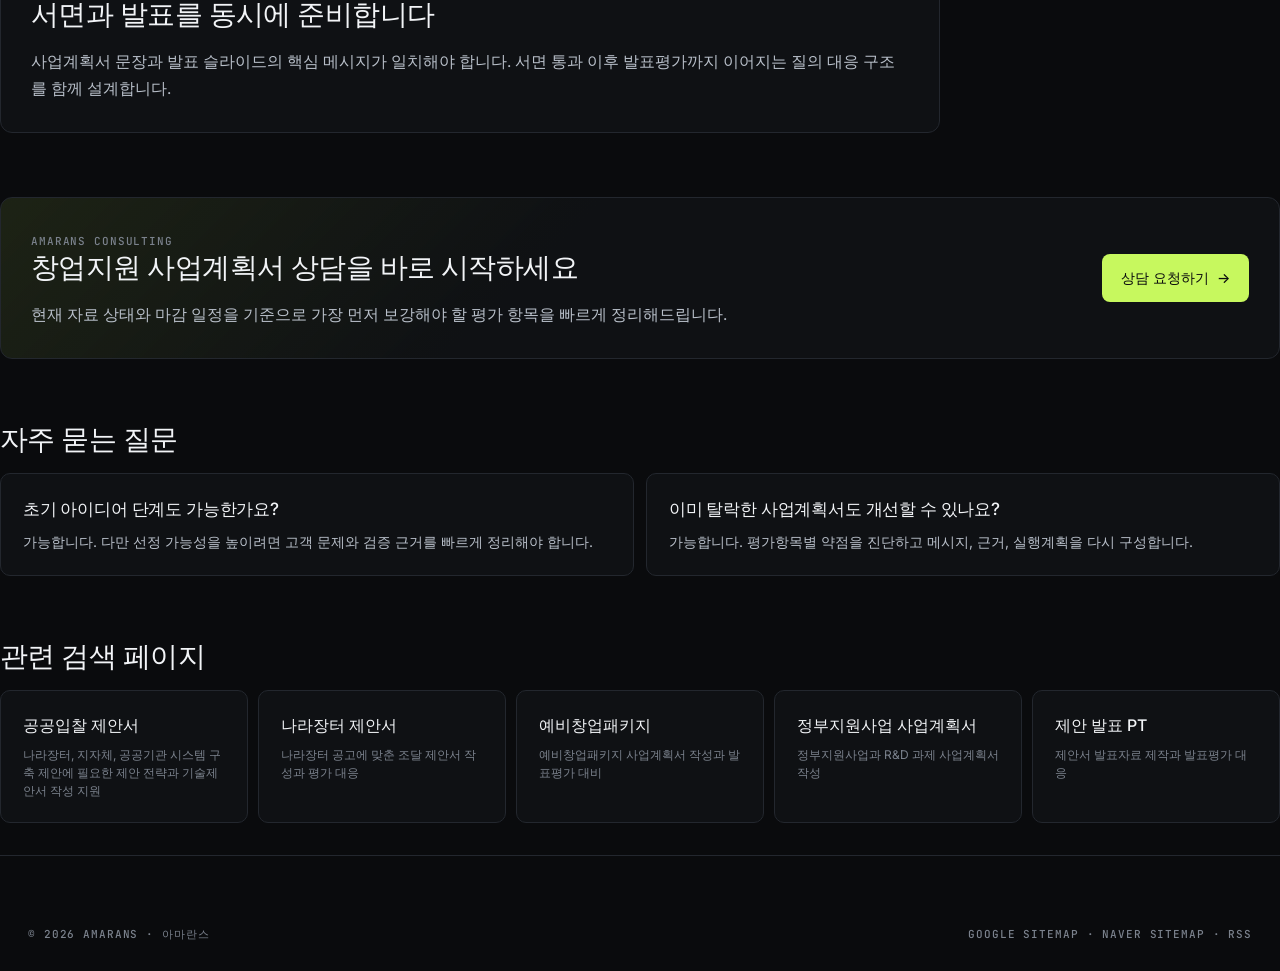
<file: startup-business-plan.html>
<!doctype html>
<html lang="ko">
<head>
<meta charset="utf-8" />
<meta name="viewport" content="width=device-width, initial-scale=1" />
<title>창업지원 사업계획서 작성 | 예비·초기창업패키지 컨설팅</title>
<meta name="description" content="예비창업패키지, 초기창업패키지, 정부 창업지원사업 선정을 위한 문제정의, 시장분석, BM, 실행계획을 구조화합니다." />
<meta name="robots" content="index,follow" />
<link rel="canonical" href="https://www.amarans.co.kr/startup-business-plan" />
<link rel="alternate" type="application/rss+xml" title="AMARANS 검색 콘텐츠 피드" href="https://www.amarans.co.kr/rss.xml" />
<meta property="og:type" content="website" />
<meta property="og:site_name" content="AMARANS · 아마란스" />
<meta property="og:title" content="창업지원 사업계획서 작성 | 예비·초기창업패키지 컨설팅" />
<meta property="og:description" content="예비창업패키지, 초기창업패키지, 정부 창업지원사업 선정을 위한 문제정의, 시장분석, BM, 실행계획을 구조화합니다." />
<meta property="og:url" content="https://www.amarans.co.kr/startup-business-plan" />
<link rel="preconnect" href="https://fonts.googleapis.com">
<link rel="preconnect" href="https://fonts.gstatic.com" crossorigin>
<link href="https://fonts.googleapis.com/css2?family=Inter:wght@400;500;600;700&family=JetBrains+Mono:wght@400;500;600&display=swap" rel="stylesheet">
<link rel="stylesheet" href="/styles.css?v=11" />
<script type="application/ld+json">{
  "@context": "https://schema.org",
  "@graph": [
    {
      "@type": "ProfessionalService",
      "@id": "https://www.amarans.co.kr/#organization",
      "name": "AMARANS · 아마란스",
      "url": "https://www.amarans.co.kr",
      "email": "korea@amarans.co.kr",
      "telephone": "010-9940-7909",
      "address": "경기도 광명시 소하로 190, 광명G타워 12층",
      "areaServed": "KR",
      "knowsAbout": [
        "공공입찰 제안서",
        "창업지원 사업계획서",
        "제안 발표 PT",
        "서비스 기획",
        "ISP",
        "RFP"
      ]
    },
    {
      "@type": "Service",
      "@id": "https://www.amarans.co.kr/startup-business-plan#primary",
      "name": "창업지원 사업계획서",
      "headline": "창업지원 사업계획서, 선정되는 구조로 정리합니다",
      "description": "예비창업패키지, 초기창업패키지, 정부 창업지원사업 선정을 위한 문제정의, 시장분석, BM, 실행계획을 구조화합니다.",
      "url": "https://www.amarans.co.kr/startup-business-plan",
      "provider": {
        "@id": "https://www.amarans.co.kr/#organization"
      },
      "mainEntityOfPage": "https://www.amarans.co.kr/startup-business-plan"
    },
    {
      "@type": "FAQPage",
      "@id": "https://www.amarans.co.kr/startup-business-plan#faq",
      "mainEntity": [
        {
          "@type": "Question",
          "name": "초기 아이디어 단계도 가능한가요?",
          "acceptedAnswer": {
            "@type": "Answer",
            "text": "가능합니다. 다만 선정 가능성을 높이려면 고객 문제와 검증 근거를 빠르게 정리해야 합니다."
          }
        },
        {
          "@type": "Question",
          "name": "이미 탈락한 사업계획서도 개선할 수 있나요?",
          "acceptedAnswer": {
            "@type": "Answer",
            "text": "가능합니다. 평가항목별 약점을 진단하고 메시지, 근거, 실행계획을 다시 구성합니다."
          }
        }
      ]
    },
    {
      "@type": "BreadcrumbList",
      "itemListElement": [
        {
          "@type": "ListItem",
          "position": 1,
          "name": "홈",
          "item": "https://www.amarans.co.kr"
        },
        {
          "@type": "ListItem",
          "position": 2,
          "name": "창업지원 사업계획서",
          "item": "https://www.amarans.co.kr/startup-business-plan"
        }
      ]
    }
  ]
}</script>
</head>
<body>
<nav class="nav">
  <div class="page nav-inner">
    <a href="/" class="brand"><span class="brand-mark">A</span><span>AMARANS<span class="brand-sub"> · 아마란스</span></span></a>
    <div class="nav-links">
      <a href="/public-procurement-proposal">공공입찰</a>
      <a href="/startup-business-plan">사업계획서</a>
      <a href="/proposal-presentation-pt">발표 PT</a>
      <a href="/service-planning-isp">서비스 기획</a>
    </div>
    <a href="/#contact" class="nav-cta">상담 요청 →</a>
  </div>
</nav>
<main class="seo-shell">
  <section class="seo-hero page">
    <div class="seo-breadcrumb"><a href="/">홈</a><span>/</span><span>창업지원 사업계획서</span></div>
    <p class="sec-kicker mono"><span class="dot"></span>SERVICE · AMARANS</p>
    <h1 class="seo-title">창업지원 사업계획서, 선정되는 구조로 정리합니다</h1>
    <p class="seo-lead">예비창업패키지, 초기창업패키지, 정부 창업지원사업 선정을 위한 문제정의, 시장분석, BM, 실행계획을 구조화합니다.</p>
    <div class="seo-hero-actions">
      <a class="btn btn-primary" href="/#contact">프로젝트 상담 요청 <span class="arrow">→</span></a>
      <a class="btn btn-ghost" href="mailto:korea@amarans.co.kr">korea@amarans.co.kr</a>
      <a class="btn btn-ghost" href="tel:01099407909">010-9940-7909</a>
    </div>
    <div class="seo-meta-grid">
      <div><span class="mono dim">SEARCH INTENT</span><strong>창업지원사업 선정을 위한 사업계획서 작성과 발표 준비</strong></div>
      <div><span class="mono dim">RESPONSE</span><strong>공고 분석 · 문서 설계 · 발표 대응</strong></div>
      <div><span class="mono dim">CONTACT</span><strong>korea@amarans.co.kr</strong></div>
    </div>
  </section>
  <section class="seo-section page">
    <div class="seo-grid">
      <article class="seo-card seo-card-wide">
        <h2>이런 팀에게 적합합니다</h2>
        <ul class="seo-list"><li>예비창업패키지와 초기창업패키지를 준비하는 창업자</li><li>아이템은 있으나 사업계획서 구조가 부족한 팀</li><li>BM, 시장성, 실행계획 보강이 필요한 스타트업</li></ul>
      </article>
      <article class="seo-card">
        <h2>주요 산출물</h2>
        <ul class="seo-list"><li>사업계획서 목차 설계</li><li>문제정의 및 고객군 정리</li><li>시장·경쟁 분석</li><li>BM 및 수익모델 보강</li><li>발표 PT와 예상 질의응답</li></ul>
      </article>
    </div>
  </section>
  <section class="seo-section page">
    <article class="seo-copy">
      <h2>아이디어를 평가 가능한 사업으로 바꿉니다</h2>
      <p>심사위원은 아이디어 자체보다 문제의 크기, 고객 검증, 수익 구조, 실행 가능성을 봅니다. 아마란스는 아이템을 평가항목에 맞는 사업계획 구조로 재정렬합니다.</p>
    </article>
  </section><section class="seo-section page">
    <article class="seo-copy">
      <h2>시장성과 차별성을 근거로 설명합니다</h2>
      <p>막연한 시장 규모가 아니라 목표 고객, 구매 동기, 경쟁 대안, 진입 전략을 중심으로 설득 가능한 시장 논리를 만듭니다.</p>
    </article>
  </section><section class="seo-section page">
    <article class="seo-copy">
      <h2>서면과 발표를 동시에 준비합니다</h2>
      <p>사업계획서 문장과 발표 슬라이드의 핵심 메시지가 일치해야 합니다. 서면 통과 이후 발표평가까지 이어지는 질의 대응 구조를 함께 설계합니다.</p>
    </article>
  </section>
  <section class="seo-section page">
    <div class="seo-cta">
      <div>
        <span class="mono dim">AMARANS CONSULTING</span>
        <h2>창업지원 사업계획서 상담을 바로 시작하세요</h2>
        <p>현재 자료 상태와 마감 일정을 기준으로 가장 먼저 보강해야 할 평가 항목을 빠르게 정리해드립니다.</p>
      </div>
      <a class="btn btn-primary" href="/#contact">상담 요청하기 <span class="arrow">→</span></a>
    </div>
  </section>
  <section class="seo-section page">
    <h2 class="seo-small-title">자주 묻는 질문</h2>
    <div class="seo-faq"><article>
      <h3>초기 아이디어 단계도 가능한가요?</h3>
      <p>가능합니다. 다만 선정 가능성을 높이려면 고객 문제와 검증 근거를 빠르게 정리해야 합니다.</p>
    </article><article>
      <h3>이미 탈락한 사업계획서도 개선할 수 있나요?</h3>
      <p>가능합니다. 평가항목별 약점을 진단하고 메시지, 근거, 실행계획을 다시 구성합니다.</p>
    </article></div>
  </section>
  <section class="seo-section page">
    <h2 class="seo-small-title">관련 검색 페이지</h2>
    <div class="seo-related"><a href="/public-procurement-proposal"><span>공공입찰 제안서</span><small>나라장터, 지자체, 공공기관 시스템 구축 제안에 필요한 제안 전략과 기술제안서 작성 지원</small></a><a href="/g2b-proposal-consulting"><span>나라장터 제안서</span><small>나라장터 공고에 맞춘 조달 제안서 작성과 평가 대응</small></a><a href="/pre-startup-package-business-plan"><span>예비창업패키지</span><small>예비창업패키지 사업계획서 작성과 발표평가 대비</small></a><a href="/government-rnd-business-plan"><span>정부지원사업 사업계획서</span><small>정부지원사업과 R&amp;D 과제 사업계획서 작성</small></a><a href="/proposal-presentation-pt"><span>제안 발표 PT</span><small>제안서 발표자료 제작과 발표평가 대응</small></a></div>
  </section>
</main>
<footer class="foot">
  <div class="page foot-bottom">
    <span class="mono">© 2026 AMARANS · 아마란스</span>
    <span class="mono"><a href="/sitemap-google.xml">Google Sitemap</a> · <a href="/sitemap-naver.xml">Naver Sitemap</a> · <a href="/rss.xml">RSS</a></span>
  </div>
</footer>
</body>
</html>
</file>
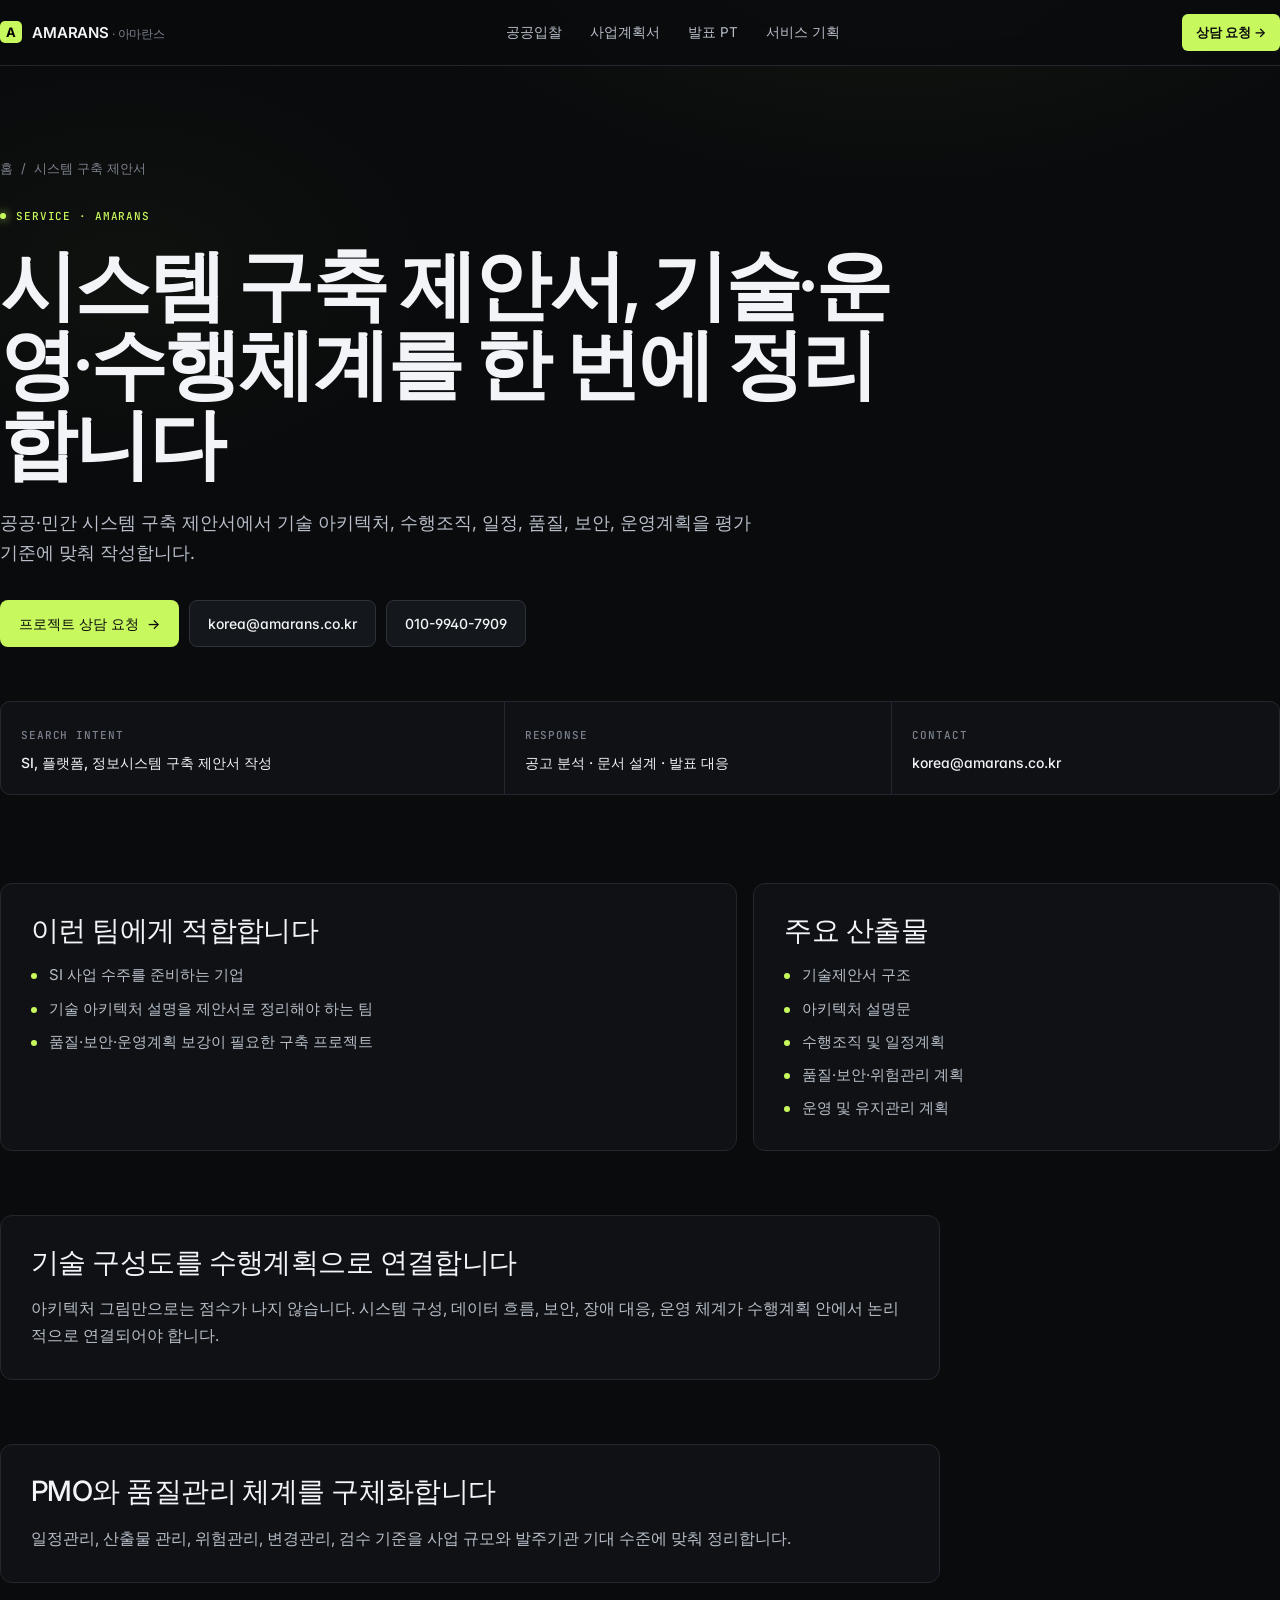
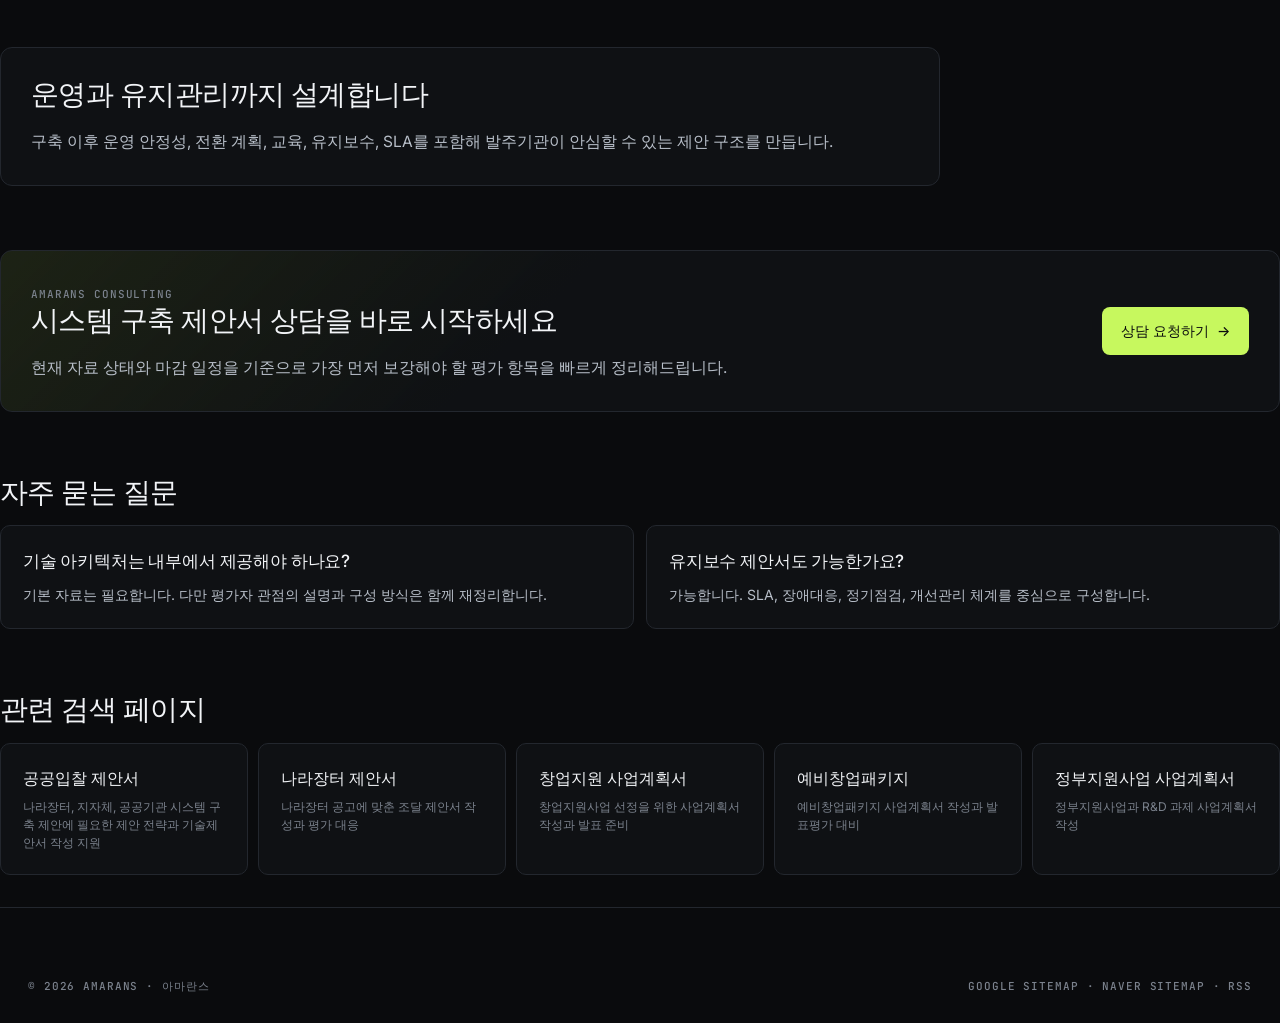
<file: system-integration-proposal.html>
<!doctype html>
<html lang="ko">
<head>
<meta charset="utf-8" />
<meta name="viewport" content="width=device-width, initial-scale=1" />
<title>시스템 구축 제안서 작성 | SI·플랫폼 구축 제안 컨설팅</title>
<meta name="description" content="공공·민간 시스템 구축 제안서에서 기술 아키텍처, 수행조직, 일정, 품질, 보안, 운영계획을 평가 기준에 맞춰 작성합니다." />
<meta name="robots" content="index,follow" />
<link rel="canonical" href="https://www.amarans.co.kr/system-integration-proposal" />
<link rel="alternate" type="application/rss+xml" title="AMARANS 검색 콘텐츠 피드" href="https://www.amarans.co.kr/rss.xml" />
<meta property="og:type" content="website" />
<meta property="og:site_name" content="AMARANS · 아마란스" />
<meta property="og:title" content="시스템 구축 제안서 작성 | SI·플랫폼 구축 제안 컨설팅" />
<meta property="og:description" content="공공·민간 시스템 구축 제안서에서 기술 아키텍처, 수행조직, 일정, 품질, 보안, 운영계획을 평가 기준에 맞춰 작성합니다." />
<meta property="og:url" content="https://www.amarans.co.kr/system-integration-proposal" />
<link rel="preconnect" href="https://fonts.googleapis.com">
<link rel="preconnect" href="https://fonts.gstatic.com" crossorigin>
<link href="https://fonts.googleapis.com/css2?family=Inter:wght@400;500;600;700&family=JetBrains+Mono:wght@400;500;600&display=swap" rel="stylesheet">
<link rel="stylesheet" href="/styles.css?v=11" />
<script type="application/ld+json">{
  "@context": "https://schema.org",
  "@graph": [
    {
      "@type": "ProfessionalService",
      "@id": "https://www.amarans.co.kr/#organization",
      "name": "AMARANS · 아마란스",
      "url": "https://www.amarans.co.kr",
      "email": "korea@amarans.co.kr",
      "telephone": "010-9940-7909",
      "address": "경기도 광명시 소하로 190, 광명G타워 12층",
      "areaServed": "KR",
      "knowsAbout": [
        "공공입찰 제안서",
        "창업지원 사업계획서",
        "제안 발표 PT",
        "서비스 기획",
        "ISP",
        "RFP"
      ]
    },
    {
      "@type": "Service",
      "@id": "https://www.amarans.co.kr/system-integration-proposal#primary",
      "name": "시스템 구축 제안서",
      "headline": "시스템 구축 제안서, 기술·운영·수행체계를 한 번에 정리합니다",
      "description": "공공·민간 시스템 구축 제안서에서 기술 아키텍처, 수행조직, 일정, 품질, 보안, 운영계획을 평가 기준에 맞춰 작성합니다.",
      "url": "https://www.amarans.co.kr/system-integration-proposal",
      "provider": {
        "@id": "https://www.amarans.co.kr/#organization"
      },
      "mainEntityOfPage": "https://www.amarans.co.kr/system-integration-proposal"
    },
    {
      "@type": "FAQPage",
      "@id": "https://www.amarans.co.kr/system-integration-proposal#faq",
      "mainEntity": [
        {
          "@type": "Question",
          "name": "기술 아키텍처는 내부에서 제공해야 하나요?",
          "acceptedAnswer": {
            "@type": "Answer",
            "text": "기본 자료는 필요합니다. 다만 평가자 관점의 설명과 구성 방식은 함께 재정리합니다."
          }
        },
        {
          "@type": "Question",
          "name": "유지보수 제안서도 가능한가요?",
          "acceptedAnswer": {
            "@type": "Answer",
            "text": "가능합니다. SLA, 장애대응, 정기점검, 개선관리 체계를 중심으로 구성합니다."
          }
        }
      ]
    },
    {
      "@type": "BreadcrumbList",
      "itemListElement": [
        {
          "@type": "ListItem",
          "position": 1,
          "name": "홈",
          "item": "https://www.amarans.co.kr"
        },
        {
          "@type": "ListItem",
          "position": 2,
          "name": "시스템 구축 제안서",
          "item": "https://www.amarans.co.kr/system-integration-proposal"
        }
      ]
    }
  ]
}</script>
</head>
<body>
<nav class="nav">
  <div class="page nav-inner">
    <a href="/" class="brand"><span class="brand-mark">A</span><span>AMARANS<span class="brand-sub"> · 아마란스</span></span></a>
    <div class="nav-links">
      <a href="/public-procurement-proposal">공공입찰</a>
      <a href="/startup-business-plan">사업계획서</a>
      <a href="/proposal-presentation-pt">발표 PT</a>
      <a href="/service-planning-isp">서비스 기획</a>
    </div>
    <a href="/#contact" class="nav-cta">상담 요청 →</a>
  </div>
</nav>
<main class="seo-shell">
  <section class="seo-hero page">
    <div class="seo-breadcrumb"><a href="/">홈</a><span>/</span><span>시스템 구축 제안서</span></div>
    <p class="sec-kicker mono"><span class="dot"></span>SERVICE · AMARANS</p>
    <h1 class="seo-title">시스템 구축 제안서, 기술·운영·수행체계를 한 번에 정리합니다</h1>
    <p class="seo-lead">공공·민간 시스템 구축 제안서에서 기술 아키텍처, 수행조직, 일정, 품질, 보안, 운영계획을 평가 기준에 맞춰 작성합니다.</p>
    <div class="seo-hero-actions">
      <a class="btn btn-primary" href="/#contact">프로젝트 상담 요청 <span class="arrow">→</span></a>
      <a class="btn btn-ghost" href="mailto:korea@amarans.co.kr">korea@amarans.co.kr</a>
      <a class="btn btn-ghost" href="tel:01099407909">010-9940-7909</a>
    </div>
    <div class="seo-meta-grid">
      <div><span class="mono dim">SEARCH INTENT</span><strong>SI, 플랫폼, 정보시스템 구축 제안서 작성</strong></div>
      <div><span class="mono dim">RESPONSE</span><strong>공고 분석 · 문서 설계 · 발표 대응</strong></div>
      <div><span class="mono dim">CONTACT</span><strong>korea@amarans.co.kr</strong></div>
    </div>
  </section>
  <section class="seo-section page">
    <div class="seo-grid">
      <article class="seo-card seo-card-wide">
        <h2>이런 팀에게 적합합니다</h2>
        <ul class="seo-list"><li>SI 사업 수주를 준비하는 기업</li><li>기술 아키텍처 설명을 제안서로 정리해야 하는 팀</li><li>품질·보안·운영계획 보강이 필요한 구축 프로젝트</li></ul>
      </article>
      <article class="seo-card">
        <h2>주요 산출물</h2>
        <ul class="seo-list"><li>기술제안서 구조</li><li>아키텍처 설명문</li><li>수행조직 및 일정계획</li><li>품질·보안·위험관리 계획</li><li>운영 및 유지관리 계획</li></ul>
      </article>
    </div>
  </section>
  <section class="seo-section page">
    <article class="seo-copy">
      <h2>기술 구성도를 수행계획으로 연결합니다</h2>
      <p>아키텍처 그림만으로는 점수가 나지 않습니다. 시스템 구성, 데이터 흐름, 보안, 장애 대응, 운영 체계가 수행계획 안에서 논리적으로 연결되어야 합니다.</p>
    </article>
  </section><section class="seo-section page">
    <article class="seo-copy">
      <h2>PMO와 품질관리 체계를 구체화합니다</h2>
      <p>일정관리, 산출물 관리, 위험관리, 변경관리, 검수 기준을 사업 규모와 발주기관 기대 수준에 맞춰 정리합니다.</p>
    </article>
  </section><section class="seo-section page">
    <article class="seo-copy">
      <h2>운영과 유지관리까지 설계합니다</h2>
      <p>구축 이후 운영 안정성, 전환 계획, 교육, 유지보수, SLA를 포함해 발주기관이 안심할 수 있는 제안 구조를 만듭니다.</p>
    </article>
  </section>
  <section class="seo-section page">
    <div class="seo-cta">
      <div>
        <span class="mono dim">AMARANS CONSULTING</span>
        <h2>시스템 구축 제안서 상담을 바로 시작하세요</h2>
        <p>현재 자료 상태와 마감 일정을 기준으로 가장 먼저 보강해야 할 평가 항목을 빠르게 정리해드립니다.</p>
      </div>
      <a class="btn btn-primary" href="/#contact">상담 요청하기 <span class="arrow">→</span></a>
    </div>
  </section>
  <section class="seo-section page">
    <h2 class="seo-small-title">자주 묻는 질문</h2>
    <div class="seo-faq"><article>
      <h3>기술 아키텍처는 내부에서 제공해야 하나요?</h3>
      <p>기본 자료는 필요합니다. 다만 평가자 관점의 설명과 구성 방식은 함께 재정리합니다.</p>
    </article><article>
      <h3>유지보수 제안서도 가능한가요?</h3>
      <p>가능합니다. SLA, 장애대응, 정기점검, 개선관리 체계를 중심으로 구성합니다.</p>
    </article></div>
  </section>
  <section class="seo-section page">
    <h2 class="seo-small-title">관련 검색 페이지</h2>
    <div class="seo-related"><a href="/public-procurement-proposal"><span>공공입찰 제안서</span><small>나라장터, 지자체, 공공기관 시스템 구축 제안에 필요한 제안 전략과 기술제안서 작성 지원</small></a><a href="/g2b-proposal-consulting"><span>나라장터 제안서</span><small>나라장터 공고에 맞춘 조달 제안서 작성과 평가 대응</small></a><a href="/startup-business-plan"><span>창업지원 사업계획서</span><small>창업지원사업 선정을 위한 사업계획서 작성과 발표 준비</small></a><a href="/pre-startup-package-business-plan"><span>예비창업패키지</span><small>예비창업패키지 사업계획서 작성과 발표평가 대비</small></a><a href="/government-rnd-business-plan"><span>정부지원사업 사업계획서</span><small>정부지원사업과 R&amp;D 과제 사업계획서 작성</small></a></div>
  </section>
</main>
<footer class="foot">
  <div class="page foot-bottom">
    <span class="mono">© 2026 AMARANS · 아마란스</span>
    <span class="mono"><a href="/sitemap-google.xml">Google Sitemap</a> · <a href="/sitemap-naver.xml">Naver Sitemap</a> · <a href="/rss.xml">RSS</a></span>
  </div>
</footer>
</body>
</html>
</file>
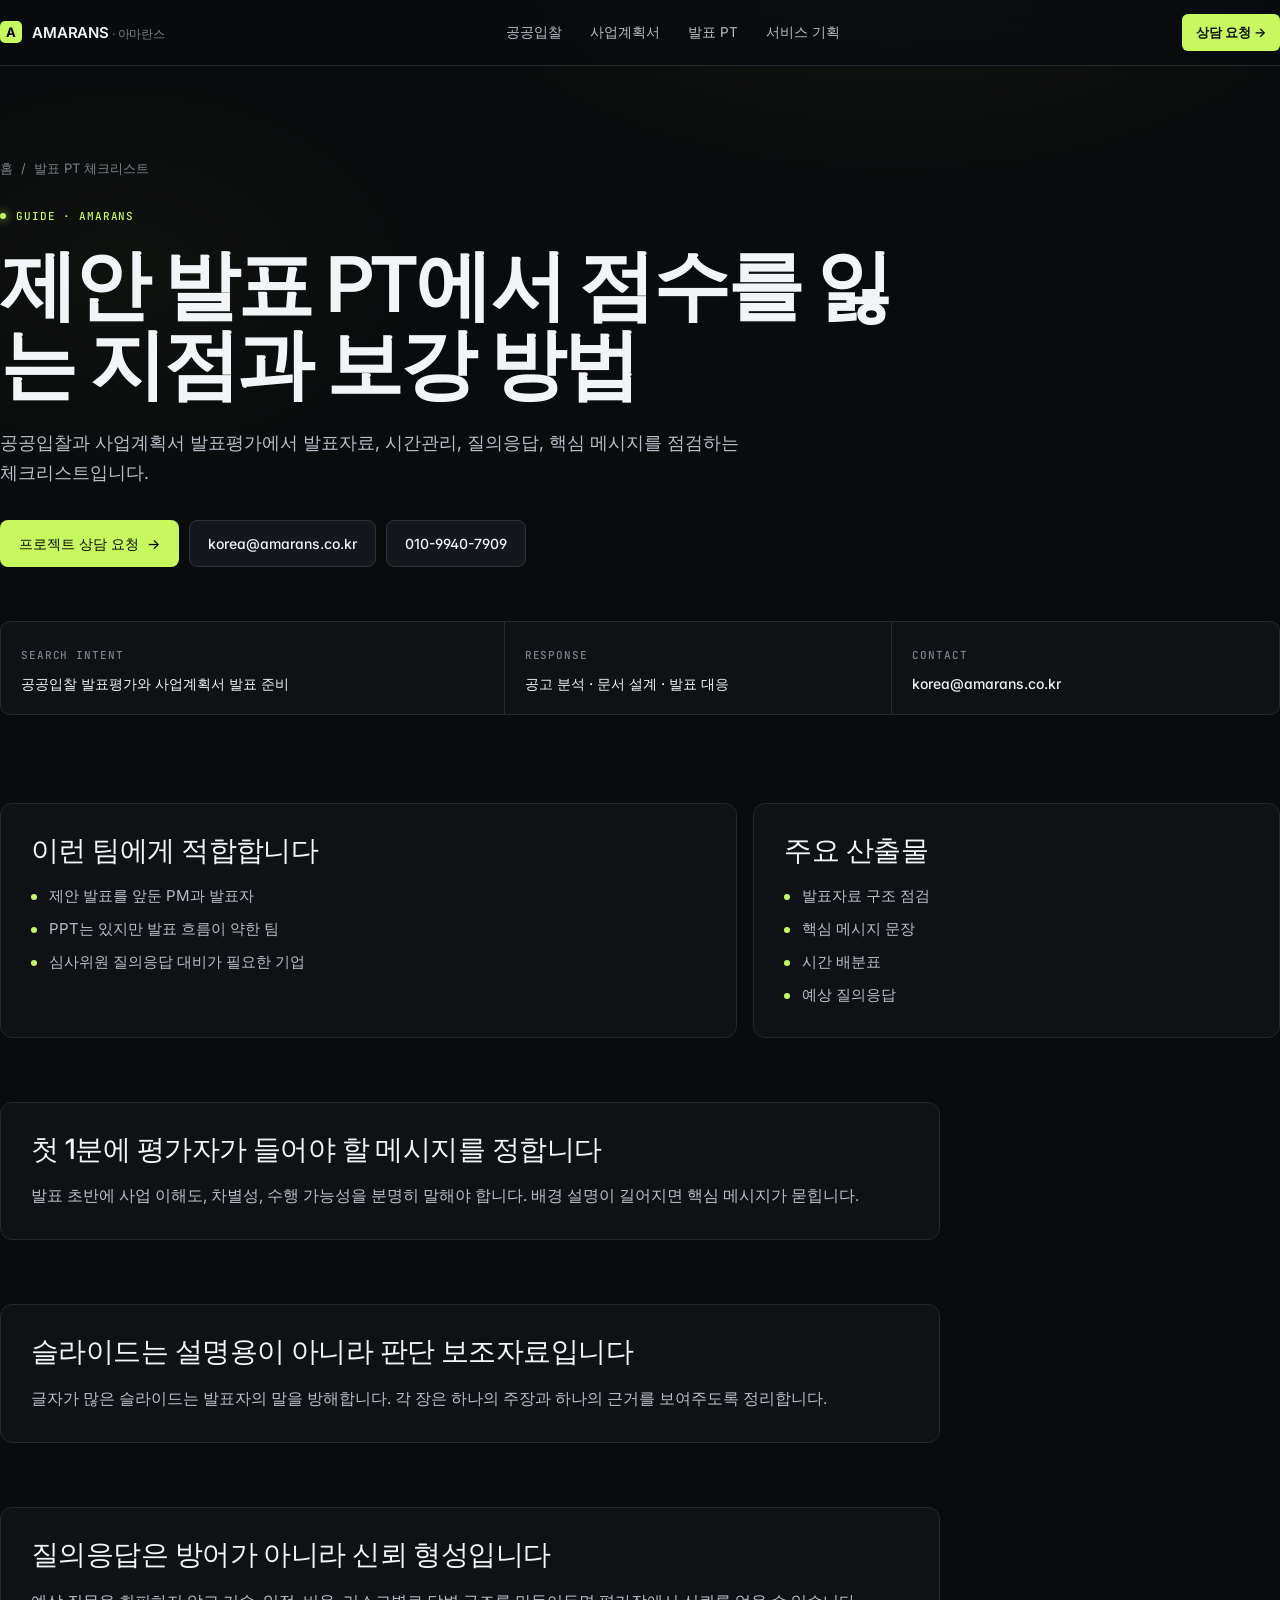
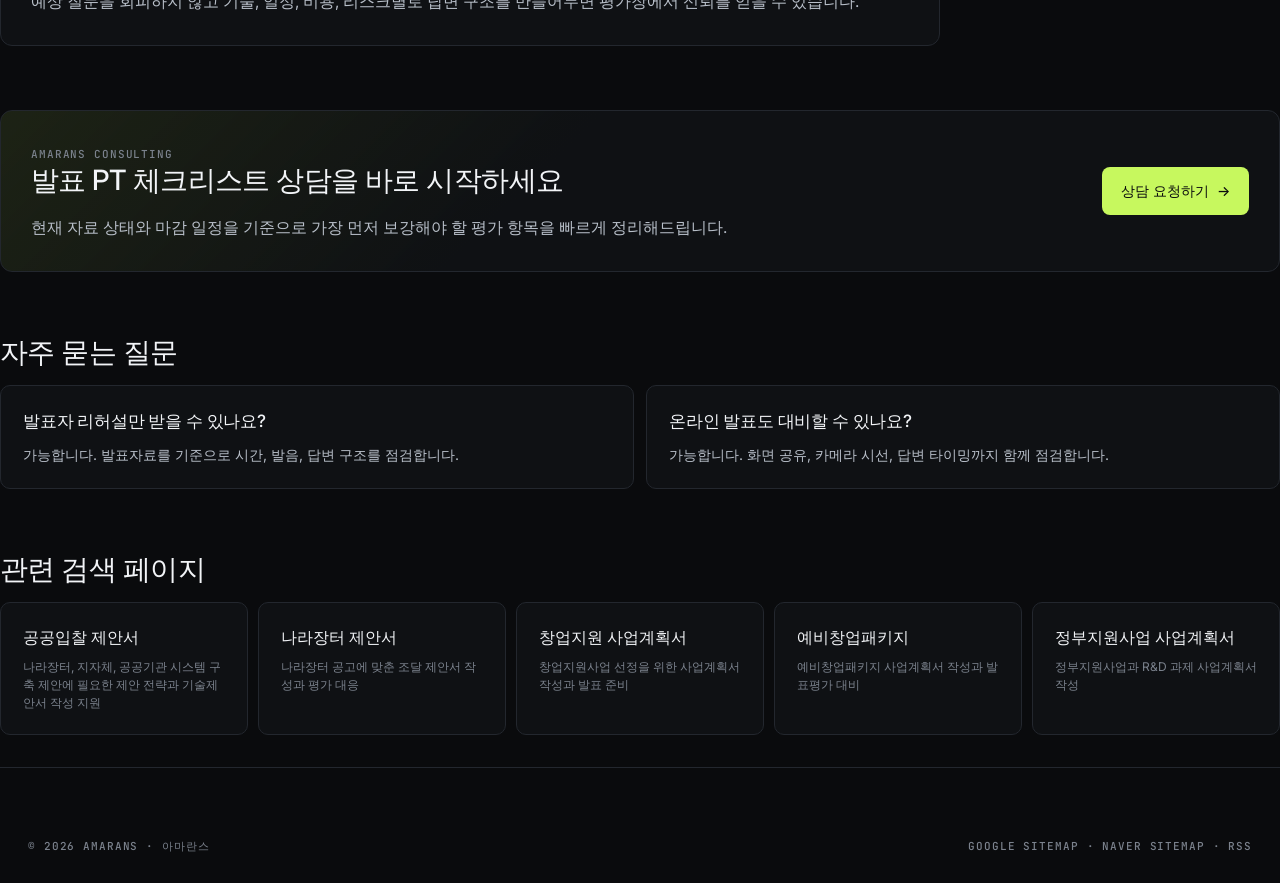
<file: guides/proposal-presentation-checklist.html>
<!doctype html>
<html lang="ko">
<head>
<meta charset="utf-8" />
<meta name="viewport" content="width=device-width, initial-scale=1" />
<title>제안 발표 PT 체크리스트 | 발표평가 질의응답 준비</title>
<meta name="description" content="공공입찰과 사업계획서 발표평가에서 발표자료, 시간관리, 질의응답, 핵심 메시지를 점검하는 체크리스트입니다." />
<meta name="robots" content="index,follow" />
<link rel="canonical" href="https://www.amarans.co.kr/guides/proposal-presentation-checklist" />
<link rel="alternate" type="application/rss+xml" title="AMARANS 검색 콘텐츠 피드" href="https://www.amarans.co.kr/rss.xml" />
<meta property="og:type" content="article" />
<meta property="og:site_name" content="AMARANS · 아마란스" />
<meta property="og:title" content="제안 발표 PT 체크리스트 | 발표평가 질의응답 준비" />
<meta property="og:description" content="공공입찰과 사업계획서 발표평가에서 발표자료, 시간관리, 질의응답, 핵심 메시지를 점검하는 체크리스트입니다." />
<meta property="og:url" content="https://www.amarans.co.kr/guides/proposal-presentation-checklist" />
<link rel="preconnect" href="https://fonts.googleapis.com">
<link rel="preconnect" href="https://fonts.gstatic.com" crossorigin>
<link href="https://fonts.googleapis.com/css2?family=Inter:wght@400;500;600;700&family=JetBrains+Mono:wght@400;500;600&display=swap" rel="stylesheet">
<link rel="stylesheet" href="/styles.css?v=11" />
<script type="application/ld+json">{
  "@context": "https://schema.org",
  "@graph": [
    {
      "@type": "ProfessionalService",
      "@id": "https://www.amarans.co.kr/#organization",
      "name": "AMARANS · 아마란스",
      "url": "https://www.amarans.co.kr",
      "email": "korea@amarans.co.kr",
      "telephone": "010-9940-7909",
      "address": "경기도 광명시 소하로 190, 광명G타워 12층",
      "areaServed": "KR",
      "knowsAbout": [
        "공공입찰 제안서",
        "창업지원 사업계획서",
        "제안 발표 PT",
        "서비스 기획",
        "ISP",
        "RFP"
      ]
    },
    {
      "@type": "Article",
      "@id": "https://www.amarans.co.kr/guides/proposal-presentation-checklist#primary",
      "name": "발표 PT 체크리스트",
      "headline": "제안 발표 PT에서 점수를 잃는 지점과 보강 방법",
      "description": "공공입찰과 사업계획서 발표평가에서 발표자료, 시간관리, 질의응답, 핵심 메시지를 점검하는 체크리스트입니다.",
      "url": "https://www.amarans.co.kr/guides/proposal-presentation-checklist",
      "provider": {
        "@id": "https://www.amarans.co.kr/#organization"
      },
      "mainEntityOfPage": "https://www.amarans.co.kr/guides/proposal-presentation-checklist"
    },
    {
      "@type": "FAQPage",
      "@id": "https://www.amarans.co.kr/guides/proposal-presentation-checklist#faq",
      "mainEntity": [
        {
          "@type": "Question",
          "name": "발표자 리허설만 받을 수 있나요?",
          "acceptedAnswer": {
            "@type": "Answer",
            "text": "가능합니다. 발표자료를 기준으로 시간, 발음, 답변 구조를 점검합니다."
          }
        },
        {
          "@type": "Question",
          "name": "온라인 발표도 대비할 수 있나요?",
          "acceptedAnswer": {
            "@type": "Answer",
            "text": "가능합니다. 화면 공유, 카메라 시선, 답변 타이밍까지 함께 점검합니다."
          }
        }
      ]
    },
    {
      "@type": "BreadcrumbList",
      "itemListElement": [
        {
          "@type": "ListItem",
          "position": 1,
          "name": "홈",
          "item": "https://www.amarans.co.kr"
        },
        {
          "@type": "ListItem",
          "position": 2,
          "name": "발표 PT 체크리스트",
          "item": "https://www.amarans.co.kr/guides/proposal-presentation-checklist"
        }
      ]
    }
  ]
}</script>
</head>
<body>
<nav class="nav">
  <div class="page nav-inner">
    <a href="/" class="brand"><span class="brand-mark">A</span><span>AMARANS<span class="brand-sub"> · 아마란스</span></span></a>
    <div class="nav-links">
      <a href="/public-procurement-proposal">공공입찰</a>
      <a href="/startup-business-plan">사업계획서</a>
      <a href="/proposal-presentation-pt">발표 PT</a>
      <a href="/service-planning-isp">서비스 기획</a>
    </div>
    <a href="/#contact" class="nav-cta">상담 요청 →</a>
  </div>
</nav>
<main class="seo-shell">
  <section class="seo-hero page">
    <div class="seo-breadcrumb"><a href="/">홈</a><span>/</span><span>발표 PT 체크리스트</span></div>
    <p class="sec-kicker mono"><span class="dot"></span>GUIDE · AMARANS</p>
    <h1 class="seo-title">제안 발표 PT에서 점수를 잃는 지점과 보강 방법</h1>
    <p class="seo-lead">공공입찰과 사업계획서 발표평가에서 발표자료, 시간관리, 질의응답, 핵심 메시지를 점검하는 체크리스트입니다.</p>
    <div class="seo-hero-actions">
      <a class="btn btn-primary" href="/#contact">프로젝트 상담 요청 <span class="arrow">→</span></a>
      <a class="btn btn-ghost" href="mailto:korea@amarans.co.kr">korea@amarans.co.kr</a>
      <a class="btn btn-ghost" href="tel:01099407909">010-9940-7909</a>
    </div>
    <div class="seo-meta-grid">
      <div><span class="mono dim">SEARCH INTENT</span><strong>공공입찰 발표평가와 사업계획서 발표 준비</strong></div>
      <div><span class="mono dim">RESPONSE</span><strong>공고 분석 · 문서 설계 · 발표 대응</strong></div>
      <div><span class="mono dim">CONTACT</span><strong>korea@amarans.co.kr</strong></div>
    </div>
  </section>
  <section class="seo-section page">
    <div class="seo-grid">
      <article class="seo-card seo-card-wide">
        <h2>이런 팀에게 적합합니다</h2>
        <ul class="seo-list"><li>제안 발표를 앞둔 PM과 발표자</li><li>PPT는 있지만 발표 흐름이 약한 팀</li><li>심사위원 질의응답 대비가 필요한 기업</li></ul>
      </article>
      <article class="seo-card">
        <h2>주요 산출물</h2>
        <ul class="seo-list"><li>발표자료 구조 점검</li><li>핵심 메시지 문장</li><li>시간 배분표</li><li>예상 질의응답</li></ul>
      </article>
    </div>
  </section>
  <section class="seo-section page">
    <article class="seo-copy">
      <h2>첫 1분에 평가자가 들어야 할 메시지를 정합니다</h2>
      <p>발표 초반에 사업 이해도, 차별성, 수행 가능성을 분명히 말해야 합니다. 배경 설명이 길어지면 핵심 메시지가 묻힙니다.</p>
    </article>
  </section><section class="seo-section page">
    <article class="seo-copy">
      <h2>슬라이드는 설명용이 아니라 판단 보조자료입니다</h2>
      <p>글자가 많은 슬라이드는 발표자의 말을 방해합니다. 각 장은 하나의 주장과 하나의 근거를 보여주도록 정리합니다.</p>
    </article>
  </section><section class="seo-section page">
    <article class="seo-copy">
      <h2>질의응답은 방어가 아니라 신뢰 형성입니다</h2>
      <p>예상 질문을 회피하지 않고 기술, 일정, 비용, 리스크별로 답변 구조를 만들어두면 평가장에서 신뢰를 얻을 수 있습니다.</p>
    </article>
  </section>
  <section class="seo-section page">
    <div class="seo-cta">
      <div>
        <span class="mono dim">AMARANS CONSULTING</span>
        <h2>발표 PT 체크리스트 상담을 바로 시작하세요</h2>
        <p>현재 자료 상태와 마감 일정을 기준으로 가장 먼저 보강해야 할 평가 항목을 빠르게 정리해드립니다.</p>
      </div>
      <a class="btn btn-primary" href="/#contact">상담 요청하기 <span class="arrow">→</span></a>
    </div>
  </section>
  <section class="seo-section page">
    <h2 class="seo-small-title">자주 묻는 질문</h2>
    <div class="seo-faq"><article>
      <h3>발표자 리허설만 받을 수 있나요?</h3>
      <p>가능합니다. 발표자료를 기준으로 시간, 발음, 답변 구조를 점검합니다.</p>
    </article><article>
      <h3>온라인 발표도 대비할 수 있나요?</h3>
      <p>가능합니다. 화면 공유, 카메라 시선, 답변 타이밍까지 함께 점검합니다.</p>
    </article></div>
  </section>
  <section class="seo-section page">
    <h2 class="seo-small-title">관련 검색 페이지</h2>
    <div class="seo-related"><a href="/public-procurement-proposal"><span>공공입찰 제안서</span><small>나라장터, 지자체, 공공기관 시스템 구축 제안에 필요한 제안 전략과 기술제안서 작성 지원</small></a><a href="/g2b-proposal-consulting"><span>나라장터 제안서</span><small>나라장터 공고에 맞춘 조달 제안서 작성과 평가 대응</small></a><a href="/startup-business-plan"><span>창업지원 사업계획서</span><small>창업지원사업 선정을 위한 사업계획서 작성과 발표 준비</small></a><a href="/pre-startup-package-business-plan"><span>예비창업패키지</span><small>예비창업패키지 사업계획서 작성과 발표평가 대비</small></a><a href="/government-rnd-business-plan"><span>정부지원사업 사업계획서</span><small>정부지원사업과 R&amp;D 과제 사업계획서 작성</small></a></div>
  </section>
</main>
<footer class="foot">
  <div class="page foot-bottom">
    <span class="mono">© 2026 AMARANS · 아마란스</span>
    <span class="mono"><a href="/sitemap-google.xml">Google Sitemap</a> · <a href="/sitemap-naver.xml">Naver Sitemap</a> · <a href="/rss.xml">RSS</a></span>
  </div>
</footer>
</body>
</html>
</file>
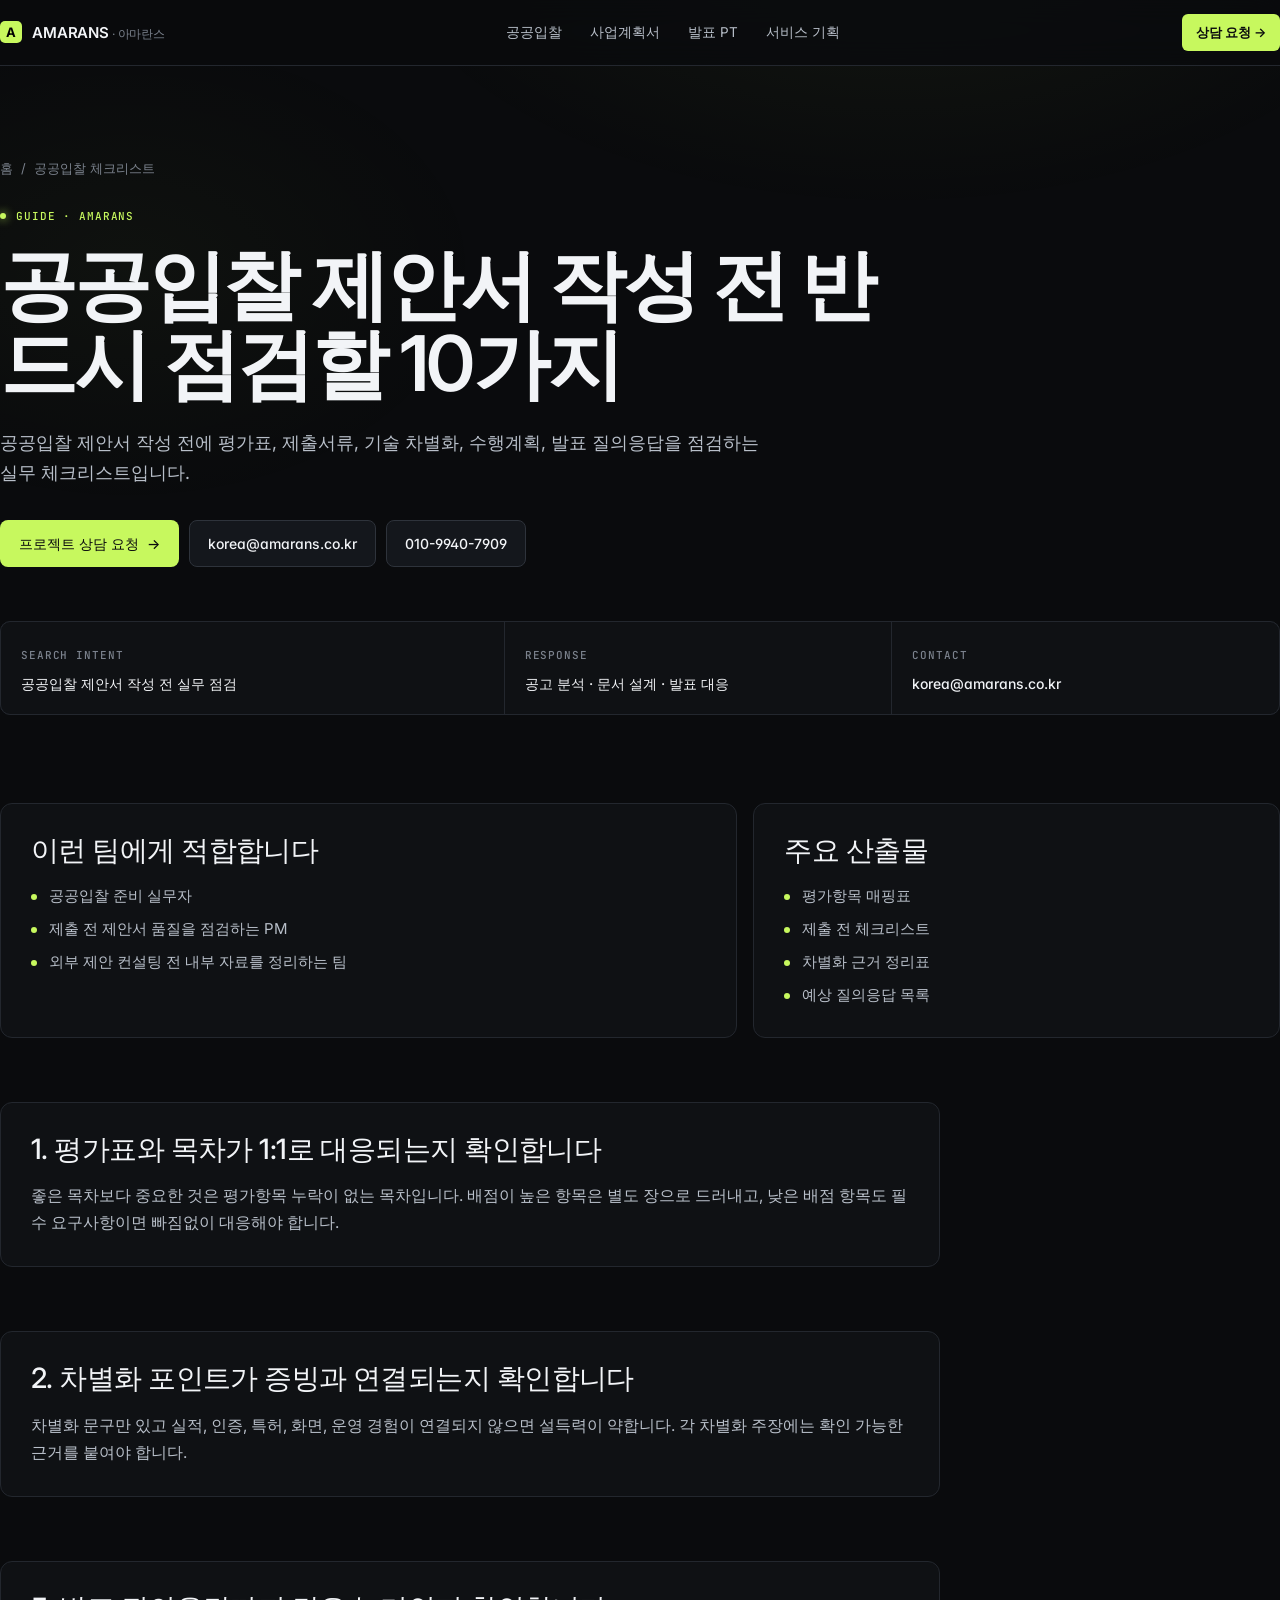
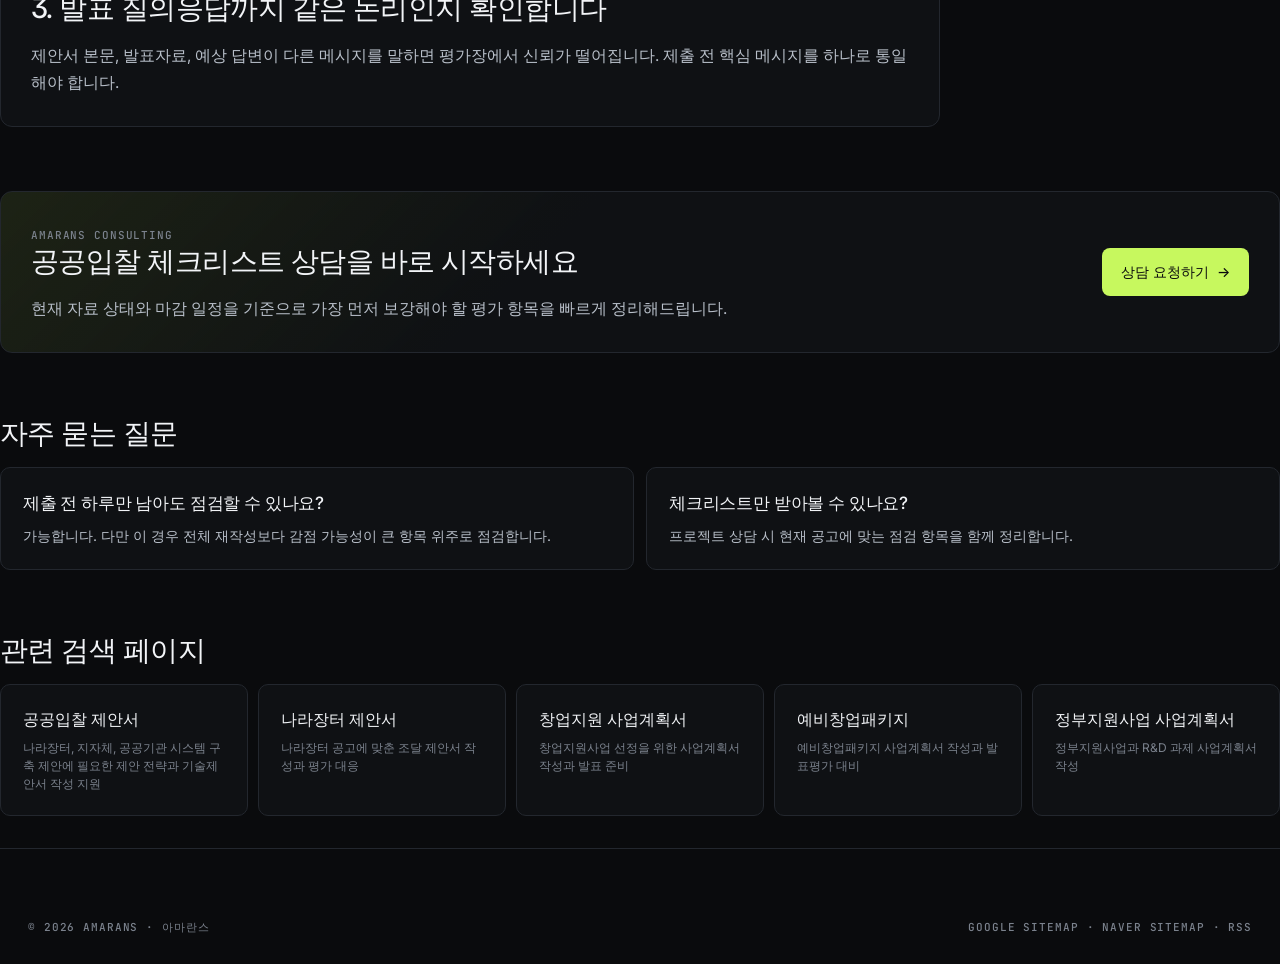
<file: guides/public-bid-proposal-checklist.html>
<!doctype html>
<html lang="ko">
<head>
<meta charset="utf-8" />
<meta name="viewport" content="width=device-width, initial-scale=1" />
<title>공공입찰 제안서 체크리스트 | RFP 분석과 제출 전 점검</title>
<meta name="description" content="공공입찰 제안서 작성 전에 평가표, 제출서류, 기술 차별화, 수행계획, 발표 질의응답을 점검하는 실무 체크리스트입니다." />
<meta name="robots" content="index,follow" />
<link rel="canonical" href="https://www.amarans.co.kr/guides/public-bid-proposal-checklist" />
<link rel="alternate" type="application/rss+xml" title="AMARANS 검색 콘텐츠 피드" href="https://www.amarans.co.kr/rss.xml" />
<meta property="og:type" content="article" />
<meta property="og:site_name" content="AMARANS · 아마란스" />
<meta property="og:title" content="공공입찰 제안서 체크리스트 | RFP 분석과 제출 전 점검" />
<meta property="og:description" content="공공입찰 제안서 작성 전에 평가표, 제출서류, 기술 차별화, 수행계획, 발표 질의응답을 점검하는 실무 체크리스트입니다." />
<meta property="og:url" content="https://www.amarans.co.kr/guides/public-bid-proposal-checklist" />
<link rel="preconnect" href="https://fonts.googleapis.com">
<link rel="preconnect" href="https://fonts.gstatic.com" crossorigin>
<link href="https://fonts.googleapis.com/css2?family=Inter:wght@400;500;600;700&family=JetBrains+Mono:wght@400;500;600&display=swap" rel="stylesheet">
<link rel="stylesheet" href="/styles.css?v=11" />
<script type="application/ld+json">{
  "@context": "https://schema.org",
  "@graph": [
    {
      "@type": "ProfessionalService",
      "@id": "https://www.amarans.co.kr/#organization",
      "name": "AMARANS · 아마란스",
      "url": "https://www.amarans.co.kr",
      "email": "korea@amarans.co.kr",
      "telephone": "010-9940-7909",
      "address": "경기도 광명시 소하로 190, 광명G타워 12층",
      "areaServed": "KR",
      "knowsAbout": [
        "공공입찰 제안서",
        "창업지원 사업계획서",
        "제안 발표 PT",
        "서비스 기획",
        "ISP",
        "RFP"
      ]
    },
    {
      "@type": "Article",
      "@id": "https://www.amarans.co.kr/guides/public-bid-proposal-checklist#primary",
      "name": "공공입찰 체크리스트",
      "headline": "공공입찰 제안서 작성 전 반드시 점검할 10가지",
      "description": "공공입찰 제안서 작성 전에 평가표, 제출서류, 기술 차별화, 수행계획, 발표 질의응답을 점검하는 실무 체크리스트입니다.",
      "url": "https://www.amarans.co.kr/guides/public-bid-proposal-checklist",
      "provider": {
        "@id": "https://www.amarans.co.kr/#organization"
      },
      "mainEntityOfPage": "https://www.amarans.co.kr/guides/public-bid-proposal-checklist"
    },
    {
      "@type": "FAQPage",
      "@id": "https://www.amarans.co.kr/guides/public-bid-proposal-checklist#faq",
      "mainEntity": [
        {
          "@type": "Question",
          "name": "제출 전 하루만 남아도 점검할 수 있나요?",
          "acceptedAnswer": {
            "@type": "Answer",
            "text": "가능합니다. 다만 이 경우 전체 재작성보다 감점 가능성이 큰 항목 위주로 점검합니다."
          }
        },
        {
          "@type": "Question",
          "name": "체크리스트만 받아볼 수 있나요?",
          "acceptedAnswer": {
            "@type": "Answer",
            "text": "프로젝트 상담 시 현재 공고에 맞는 점검 항목을 함께 정리합니다."
          }
        }
      ]
    },
    {
      "@type": "BreadcrumbList",
      "itemListElement": [
        {
          "@type": "ListItem",
          "position": 1,
          "name": "홈",
          "item": "https://www.amarans.co.kr"
        },
        {
          "@type": "ListItem",
          "position": 2,
          "name": "공공입찰 체크리스트",
          "item": "https://www.amarans.co.kr/guides/public-bid-proposal-checklist"
        }
      ]
    }
  ]
}</script>
</head>
<body>
<nav class="nav">
  <div class="page nav-inner">
    <a href="/" class="brand"><span class="brand-mark">A</span><span>AMARANS<span class="brand-sub"> · 아마란스</span></span></a>
    <div class="nav-links">
      <a href="/public-procurement-proposal">공공입찰</a>
      <a href="/startup-business-plan">사업계획서</a>
      <a href="/proposal-presentation-pt">발표 PT</a>
      <a href="/service-planning-isp">서비스 기획</a>
    </div>
    <a href="/#contact" class="nav-cta">상담 요청 →</a>
  </div>
</nav>
<main class="seo-shell">
  <section class="seo-hero page">
    <div class="seo-breadcrumb"><a href="/">홈</a><span>/</span><span>공공입찰 체크리스트</span></div>
    <p class="sec-kicker mono"><span class="dot"></span>GUIDE · AMARANS</p>
    <h1 class="seo-title">공공입찰 제안서 작성 전 반드시 점검할 10가지</h1>
    <p class="seo-lead">공공입찰 제안서 작성 전에 평가표, 제출서류, 기술 차별화, 수행계획, 발표 질의응답을 점검하는 실무 체크리스트입니다.</p>
    <div class="seo-hero-actions">
      <a class="btn btn-primary" href="/#contact">프로젝트 상담 요청 <span class="arrow">→</span></a>
      <a class="btn btn-ghost" href="mailto:korea@amarans.co.kr">korea@amarans.co.kr</a>
      <a class="btn btn-ghost" href="tel:01099407909">010-9940-7909</a>
    </div>
    <div class="seo-meta-grid">
      <div><span class="mono dim">SEARCH INTENT</span><strong>공공입찰 제안서 작성 전 실무 점검</strong></div>
      <div><span class="mono dim">RESPONSE</span><strong>공고 분석 · 문서 설계 · 발표 대응</strong></div>
      <div><span class="mono dim">CONTACT</span><strong>korea@amarans.co.kr</strong></div>
    </div>
  </section>
  <section class="seo-section page">
    <div class="seo-grid">
      <article class="seo-card seo-card-wide">
        <h2>이런 팀에게 적합합니다</h2>
        <ul class="seo-list"><li>공공입찰 준비 실무자</li><li>제출 전 제안서 품질을 점검하는 PM</li><li>외부 제안 컨설팅 전 내부 자료를 정리하는 팀</li></ul>
      </article>
      <article class="seo-card">
        <h2>주요 산출물</h2>
        <ul class="seo-list"><li>평가항목 매핑표</li><li>제출 전 체크리스트</li><li>차별화 근거 정리표</li><li>예상 질의응답 목록</li></ul>
      </article>
    </div>
  </section>
  <section class="seo-section page">
    <article class="seo-copy">
      <h2>1. 평가표와 목차가 1:1로 대응되는지 확인합니다</h2>
      <p>좋은 목차보다 중요한 것은 평가항목 누락이 없는 목차입니다. 배점이 높은 항목은 별도 장으로 드러내고, 낮은 배점 항목도 필수 요구사항이면 빠짐없이 대응해야 합니다.</p>
    </article>
  </section><section class="seo-section page">
    <article class="seo-copy">
      <h2>2. 차별화 포인트가 증빙과 연결되는지 확인합니다</h2>
      <p>차별화 문구만 있고 실적, 인증, 특허, 화면, 운영 경험이 연결되지 않으면 설득력이 약합니다. 각 차별화 주장에는 확인 가능한 근거를 붙여야 합니다.</p>
    </article>
  </section><section class="seo-section page">
    <article class="seo-copy">
      <h2>3. 발표 질의응답까지 같은 논리인지 확인합니다</h2>
      <p>제안서 본문, 발표자료, 예상 답변이 다른 메시지를 말하면 평가장에서 신뢰가 떨어집니다. 제출 전 핵심 메시지를 하나로 통일해야 합니다.</p>
    </article>
  </section>
  <section class="seo-section page">
    <div class="seo-cta">
      <div>
        <span class="mono dim">AMARANS CONSULTING</span>
        <h2>공공입찰 체크리스트 상담을 바로 시작하세요</h2>
        <p>현재 자료 상태와 마감 일정을 기준으로 가장 먼저 보강해야 할 평가 항목을 빠르게 정리해드립니다.</p>
      </div>
      <a class="btn btn-primary" href="/#contact">상담 요청하기 <span class="arrow">→</span></a>
    </div>
  </section>
  <section class="seo-section page">
    <h2 class="seo-small-title">자주 묻는 질문</h2>
    <div class="seo-faq"><article>
      <h3>제출 전 하루만 남아도 점검할 수 있나요?</h3>
      <p>가능합니다. 다만 이 경우 전체 재작성보다 감점 가능성이 큰 항목 위주로 점검합니다.</p>
    </article><article>
      <h3>체크리스트만 받아볼 수 있나요?</h3>
      <p>프로젝트 상담 시 현재 공고에 맞는 점검 항목을 함께 정리합니다.</p>
    </article></div>
  </section>
  <section class="seo-section page">
    <h2 class="seo-small-title">관련 검색 페이지</h2>
    <div class="seo-related"><a href="/public-procurement-proposal"><span>공공입찰 제안서</span><small>나라장터, 지자체, 공공기관 시스템 구축 제안에 필요한 제안 전략과 기술제안서 작성 지원</small></a><a href="/g2b-proposal-consulting"><span>나라장터 제안서</span><small>나라장터 공고에 맞춘 조달 제안서 작성과 평가 대응</small></a><a href="/startup-business-plan"><span>창업지원 사업계획서</span><small>창업지원사업 선정을 위한 사업계획서 작성과 발표 준비</small></a><a href="/pre-startup-package-business-plan"><span>예비창업패키지</span><small>예비창업패키지 사업계획서 작성과 발표평가 대비</small></a><a href="/government-rnd-business-plan"><span>정부지원사업 사업계획서</span><small>정부지원사업과 R&amp;D 과제 사업계획서 작성</small></a></div>
  </section>
</main>
<footer class="foot">
  <div class="page foot-bottom">
    <span class="mono">© 2026 AMARANS · 아마란스</span>
    <span class="mono"><a href="/sitemap-google.xml">Google Sitemap</a> · <a href="/sitemap-naver.xml">Naver Sitemap</a> · <a href="/rss.xml">RSS</a></span>
  </div>
</footer>
</body>
</html>
</file>
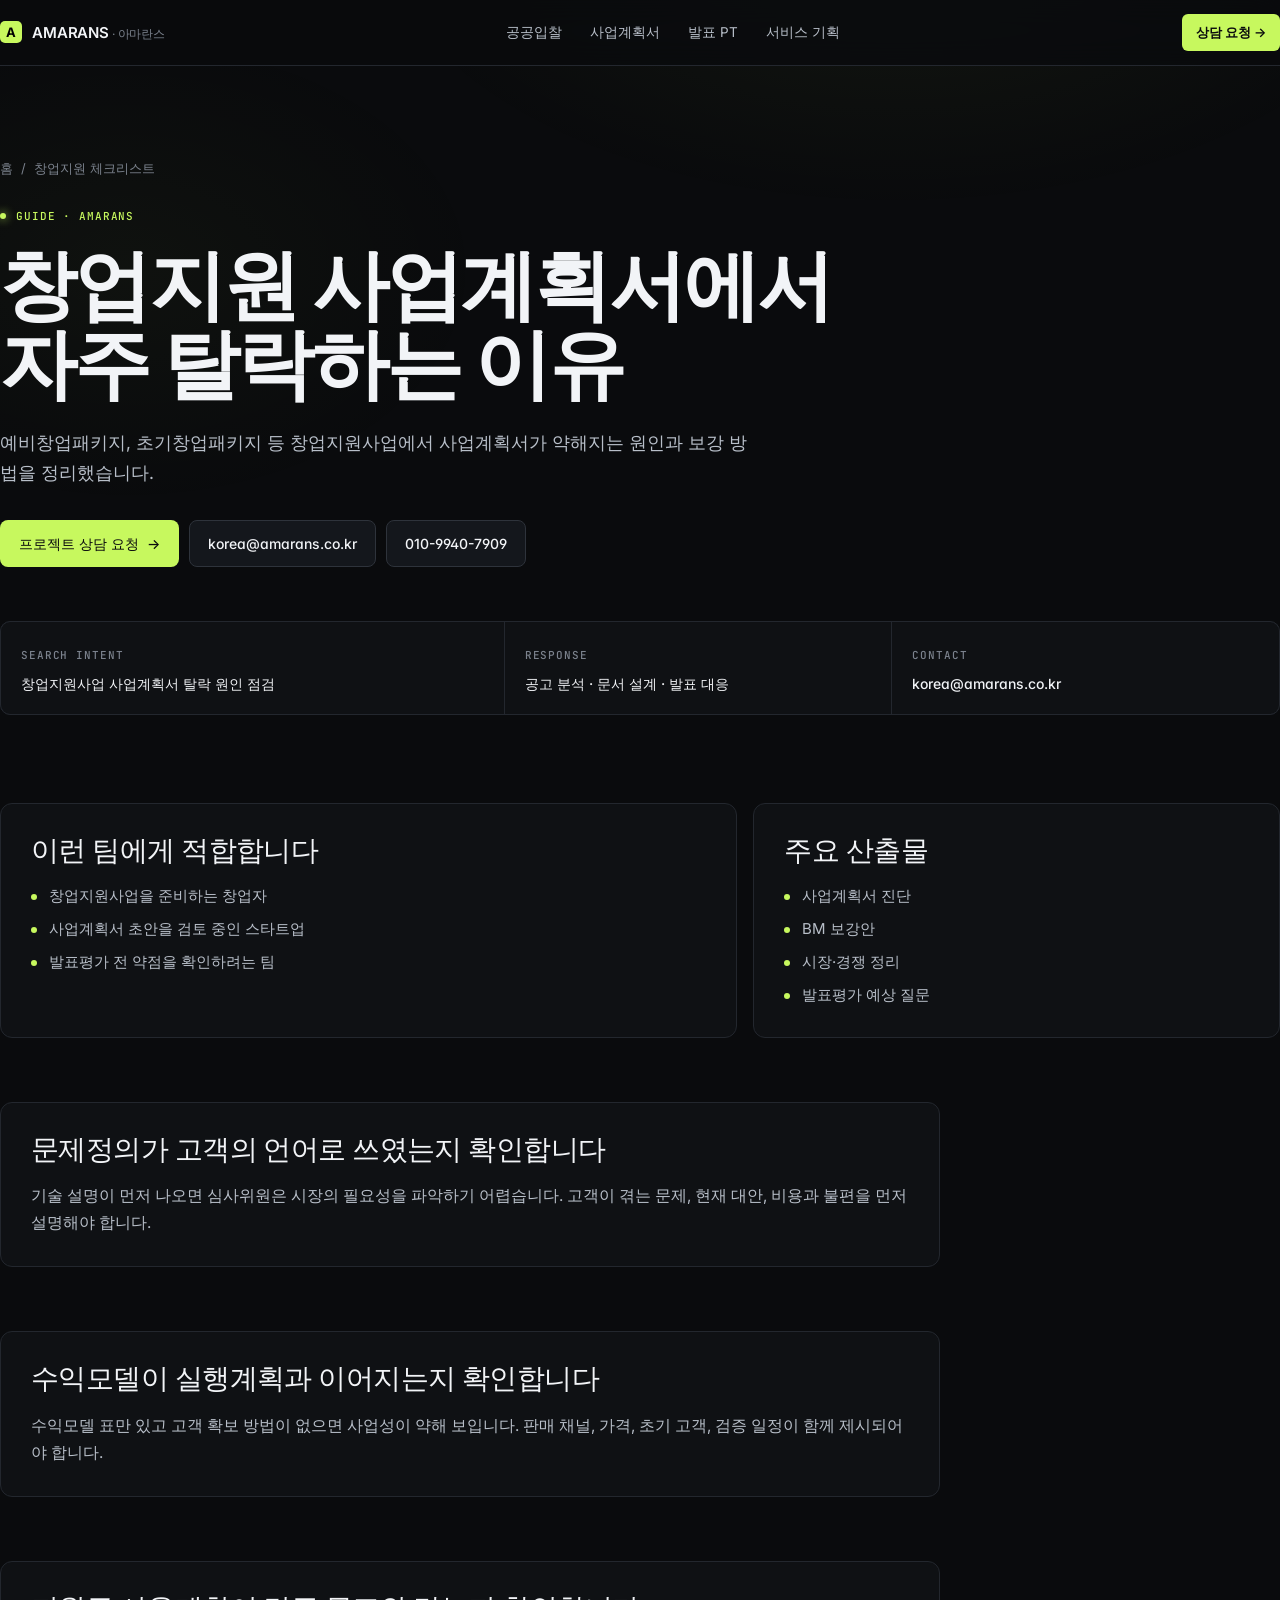
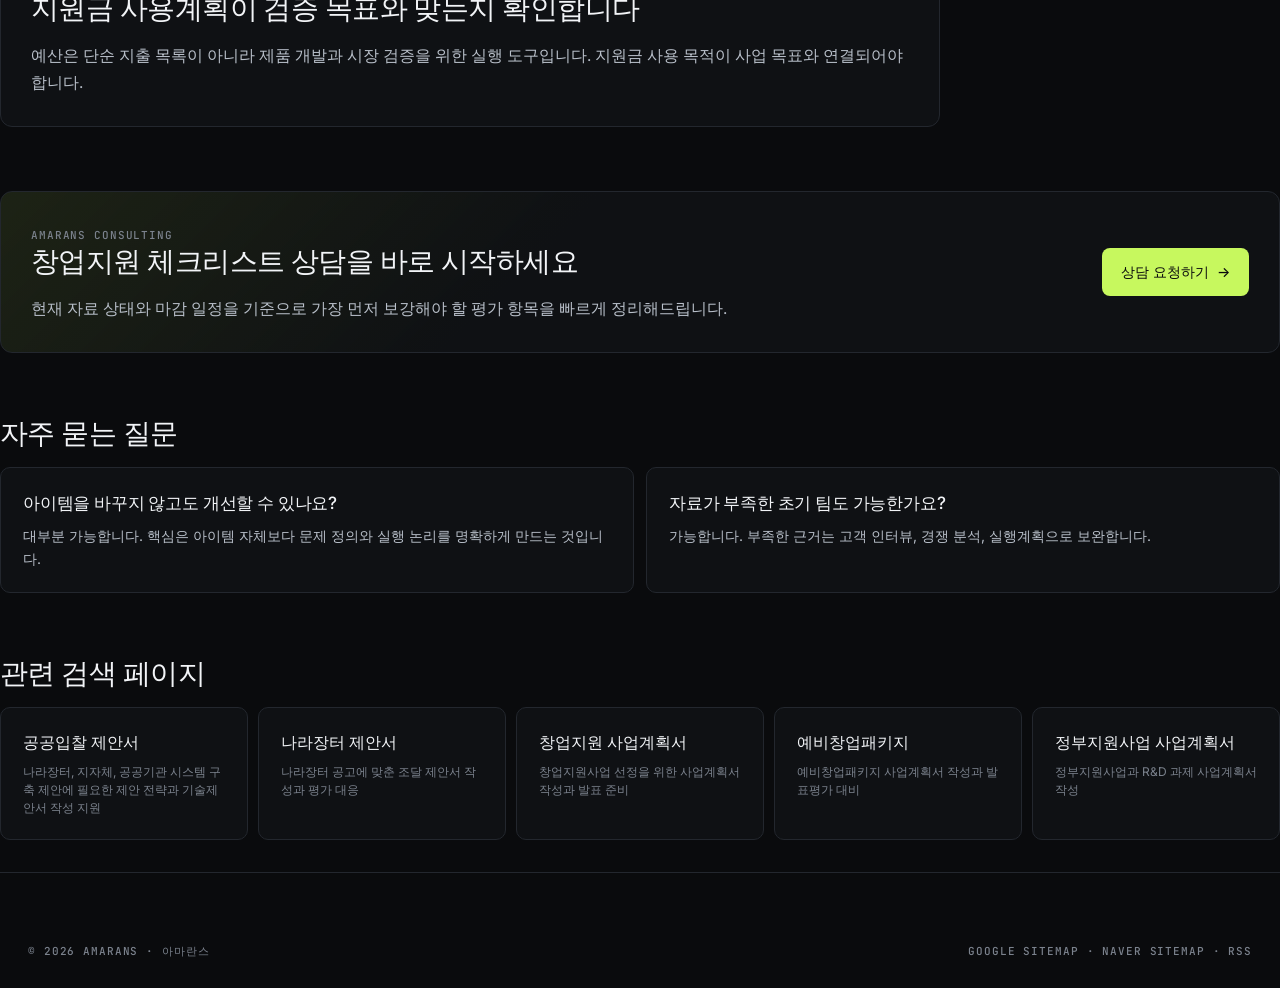
<file: guides/startup-business-plan-checklist.html>
<!doctype html>
<html lang="ko">
<head>
<meta charset="utf-8" />
<meta name="viewport" content="width=device-width, initial-scale=1" />
<title>창업지원 사업계획서 체크리스트 | 선정 가능성 점검</title>
<meta name="description" content="예비창업패키지, 초기창업패키지 등 창업지원사업에서 사업계획서가 약해지는 원인과 보강 방법을 정리했습니다." />
<meta name="robots" content="index,follow" />
<link rel="canonical" href="https://www.amarans.co.kr/guides/startup-business-plan-checklist" />
<link rel="alternate" type="application/rss+xml" title="AMARANS 검색 콘텐츠 피드" href="https://www.amarans.co.kr/rss.xml" />
<meta property="og:type" content="article" />
<meta property="og:site_name" content="AMARANS · 아마란스" />
<meta property="og:title" content="창업지원 사업계획서 체크리스트 | 선정 가능성 점검" />
<meta property="og:description" content="예비창업패키지, 초기창업패키지 등 창업지원사업에서 사업계획서가 약해지는 원인과 보강 방법을 정리했습니다." />
<meta property="og:url" content="https://www.amarans.co.kr/guides/startup-business-plan-checklist" />
<link rel="preconnect" href="https://fonts.googleapis.com">
<link rel="preconnect" href="https://fonts.gstatic.com" crossorigin>
<link href="https://fonts.googleapis.com/css2?family=Inter:wght@400;500;600;700&family=JetBrains+Mono:wght@400;500;600&display=swap" rel="stylesheet">
<link rel="stylesheet" href="/styles.css?v=11" />
<script type="application/ld+json">{
  "@context": "https://schema.org",
  "@graph": [
    {
      "@type": "ProfessionalService",
      "@id": "https://www.amarans.co.kr/#organization",
      "name": "AMARANS · 아마란스",
      "url": "https://www.amarans.co.kr",
      "email": "korea@amarans.co.kr",
      "telephone": "010-9940-7909",
      "address": "경기도 광명시 소하로 190, 광명G타워 12층",
      "areaServed": "KR",
      "knowsAbout": [
        "공공입찰 제안서",
        "창업지원 사업계획서",
        "제안 발표 PT",
        "서비스 기획",
        "ISP",
        "RFP"
      ]
    },
    {
      "@type": "Article",
      "@id": "https://www.amarans.co.kr/guides/startup-business-plan-checklist#primary",
      "name": "창업지원 체크리스트",
      "headline": "창업지원 사업계획서에서 자주 탈락하는 이유",
      "description": "예비창업패키지, 초기창업패키지 등 창업지원사업에서 사업계획서가 약해지는 원인과 보강 방법을 정리했습니다.",
      "url": "https://www.amarans.co.kr/guides/startup-business-plan-checklist",
      "provider": {
        "@id": "https://www.amarans.co.kr/#organization"
      },
      "mainEntityOfPage": "https://www.amarans.co.kr/guides/startup-business-plan-checklist"
    },
    {
      "@type": "FAQPage",
      "@id": "https://www.amarans.co.kr/guides/startup-business-plan-checklist#faq",
      "mainEntity": [
        {
          "@type": "Question",
          "name": "아이템을 바꾸지 않고도 개선할 수 있나요?",
          "acceptedAnswer": {
            "@type": "Answer",
            "text": "대부분 가능합니다. 핵심은 아이템 자체보다 문제 정의와 실행 논리를 명확하게 만드는 것입니다."
          }
        },
        {
          "@type": "Question",
          "name": "자료가 부족한 초기 팀도 가능한가요?",
          "acceptedAnswer": {
            "@type": "Answer",
            "text": "가능합니다. 부족한 근거는 고객 인터뷰, 경쟁 분석, 실행계획으로 보완합니다."
          }
        }
      ]
    },
    {
      "@type": "BreadcrumbList",
      "itemListElement": [
        {
          "@type": "ListItem",
          "position": 1,
          "name": "홈",
          "item": "https://www.amarans.co.kr"
        },
        {
          "@type": "ListItem",
          "position": 2,
          "name": "창업지원 체크리스트",
          "item": "https://www.amarans.co.kr/guides/startup-business-plan-checklist"
        }
      ]
    }
  ]
}</script>
</head>
<body>
<nav class="nav">
  <div class="page nav-inner">
    <a href="/" class="brand"><span class="brand-mark">A</span><span>AMARANS<span class="brand-sub"> · 아마란스</span></span></a>
    <div class="nav-links">
      <a href="/public-procurement-proposal">공공입찰</a>
      <a href="/startup-business-plan">사업계획서</a>
      <a href="/proposal-presentation-pt">발표 PT</a>
      <a href="/service-planning-isp">서비스 기획</a>
    </div>
    <a href="/#contact" class="nav-cta">상담 요청 →</a>
  </div>
</nav>
<main class="seo-shell">
  <section class="seo-hero page">
    <div class="seo-breadcrumb"><a href="/">홈</a><span>/</span><span>창업지원 체크리스트</span></div>
    <p class="sec-kicker mono"><span class="dot"></span>GUIDE · AMARANS</p>
    <h1 class="seo-title">창업지원 사업계획서에서 자주 탈락하는 이유</h1>
    <p class="seo-lead">예비창업패키지, 초기창업패키지 등 창업지원사업에서 사업계획서가 약해지는 원인과 보강 방법을 정리했습니다.</p>
    <div class="seo-hero-actions">
      <a class="btn btn-primary" href="/#contact">프로젝트 상담 요청 <span class="arrow">→</span></a>
      <a class="btn btn-ghost" href="mailto:korea@amarans.co.kr">korea@amarans.co.kr</a>
      <a class="btn btn-ghost" href="tel:01099407909">010-9940-7909</a>
    </div>
    <div class="seo-meta-grid">
      <div><span class="mono dim">SEARCH INTENT</span><strong>창업지원사업 사업계획서 탈락 원인 점검</strong></div>
      <div><span class="mono dim">RESPONSE</span><strong>공고 분석 · 문서 설계 · 발표 대응</strong></div>
      <div><span class="mono dim">CONTACT</span><strong>korea@amarans.co.kr</strong></div>
    </div>
  </section>
  <section class="seo-section page">
    <div class="seo-grid">
      <article class="seo-card seo-card-wide">
        <h2>이런 팀에게 적합합니다</h2>
        <ul class="seo-list"><li>창업지원사업을 준비하는 창업자</li><li>사업계획서 초안을 검토 중인 스타트업</li><li>발표평가 전 약점을 확인하려는 팀</li></ul>
      </article>
      <article class="seo-card">
        <h2>주요 산출물</h2>
        <ul class="seo-list"><li>사업계획서 진단</li><li>BM 보강안</li><li>시장·경쟁 정리</li><li>발표평가 예상 질문</li></ul>
      </article>
    </div>
  </section>
  <section class="seo-section page">
    <article class="seo-copy">
      <h2>문제정의가 고객의 언어로 쓰였는지 확인합니다</h2>
      <p>기술 설명이 먼저 나오면 심사위원은 시장의 필요성을 파악하기 어렵습니다. 고객이 겪는 문제, 현재 대안, 비용과 불편을 먼저 설명해야 합니다.</p>
    </article>
  </section><section class="seo-section page">
    <article class="seo-copy">
      <h2>수익모델이 실행계획과 이어지는지 확인합니다</h2>
      <p>수익모델 표만 있고 고객 확보 방법이 없으면 사업성이 약해 보입니다. 판매 채널, 가격, 초기 고객, 검증 일정이 함께 제시되어야 합니다.</p>
    </article>
  </section><section class="seo-section page">
    <article class="seo-copy">
      <h2>지원금 사용계획이 검증 목표와 맞는지 확인합니다</h2>
      <p>예산은 단순 지출 목록이 아니라 제품 개발과 시장 검증을 위한 실행 도구입니다. 지원금 사용 목적이 사업 목표와 연결되어야 합니다.</p>
    </article>
  </section>
  <section class="seo-section page">
    <div class="seo-cta">
      <div>
        <span class="mono dim">AMARANS CONSULTING</span>
        <h2>창업지원 체크리스트 상담을 바로 시작하세요</h2>
        <p>현재 자료 상태와 마감 일정을 기준으로 가장 먼저 보강해야 할 평가 항목을 빠르게 정리해드립니다.</p>
      </div>
      <a class="btn btn-primary" href="/#contact">상담 요청하기 <span class="arrow">→</span></a>
    </div>
  </section>
  <section class="seo-section page">
    <h2 class="seo-small-title">자주 묻는 질문</h2>
    <div class="seo-faq"><article>
      <h3>아이템을 바꾸지 않고도 개선할 수 있나요?</h3>
      <p>대부분 가능합니다. 핵심은 아이템 자체보다 문제 정의와 실행 논리를 명확하게 만드는 것입니다.</p>
    </article><article>
      <h3>자료가 부족한 초기 팀도 가능한가요?</h3>
      <p>가능합니다. 부족한 근거는 고객 인터뷰, 경쟁 분석, 실행계획으로 보완합니다.</p>
    </article></div>
  </section>
  <section class="seo-section page">
    <h2 class="seo-small-title">관련 검색 페이지</h2>
    <div class="seo-related"><a href="/public-procurement-proposal"><span>공공입찰 제안서</span><small>나라장터, 지자체, 공공기관 시스템 구축 제안에 필요한 제안 전략과 기술제안서 작성 지원</small></a><a href="/g2b-proposal-consulting"><span>나라장터 제안서</span><small>나라장터 공고에 맞춘 조달 제안서 작성과 평가 대응</small></a><a href="/startup-business-plan"><span>창업지원 사업계획서</span><small>창업지원사업 선정을 위한 사업계획서 작성과 발표 준비</small></a><a href="/pre-startup-package-business-plan"><span>예비창업패키지</span><small>예비창업패키지 사업계획서 작성과 발표평가 대비</small></a><a href="/government-rnd-business-plan"><span>정부지원사업 사업계획서</span><small>정부지원사업과 R&amp;D 과제 사업계획서 작성</small></a></div>
  </section>
</main>
<footer class="foot">
  <div class="page foot-bottom">
    <span class="mono">© 2026 AMARANS · 아마란스</span>
    <span class="mono"><a href="/sitemap-google.xml">Google Sitemap</a> · <a href="/sitemap-naver.xml">Naver Sitemap</a> · <a href="/rss.xml">RSS</a></span>
  </div>
</footer>
</body>
</html>
</file>
<file: styles.css>
:root {
  --bg: #0A0B0D;
  --bg-1: #0F1114;
  --bg-2: #14171C;
  --bg-3: #1A1E24;
  --line: #23272E;
  --line-2: #2E333B;
  --ink: #F2F4F7;
  --ink-2: #B8BFC9;
  --ink-3: #7B828D;
  --ink-4: #515761;
  --accent: #C7F85E;
  --accent-2: #9EE024;
  --accent-dim: rgba(199, 248, 94, 0.12);
  --warn: #FF7A59;
}
* { box-sizing: border-box; margin: 0; padding: 0; }
html, body {
  background: var(--bg); color: var(--ink);
  font-family: 'Inter', 'Pretendard', -apple-system, sans-serif;
  font-size: 15px; line-height: 1.55;
  font-feature-settings: "ss01","cv11";
  -webkit-font-smoothing: antialiased;
}
body::before {
  content: ''; position: fixed; inset: 0; pointer-events: none; z-index: 0;
  background:
    radial-gradient(ellipse 900px 500px at 70% -10%, rgba(199, 248, 94, 0.06), transparent 60%),
    radial-gradient(ellipse 600px 400px at 10% 30%, rgba(199, 248, 94, 0.03), transparent 60%);
}
a { color: inherit; text-decoration: none; }
.mono { font-family: 'JetBrains Mono', ui-monospace, monospace; font-size: 11px; letter-spacing: 0.08em; text-transform: uppercase; font-weight: 500; }
.dim { color: var(--ink-3); }
.accent { color: var(--accent); }
em { font-style: normal; color: var(--accent); }

.page { max-width: 1280px; margin: 0 auto; padding: 0 28px; position: relative; z-index: 1; }
@media (max-width: 700px) { .page { padding: 0 18px; } }

/* === NAV === */
.nav {
  position: sticky; top: 0; z-index: 50;
  background: rgba(10, 11, 13, 0.78);
  backdrop-filter: blur(14px);
  border-bottom: 1px solid var(--line);
}
.nav-inner { display: flex; align-items: center; justify-content: space-between; padding: 14px 0; }
.brand { display: inline-flex; align-items: center; gap: 10px; font-weight: 600; font-size: 15px; letter-spacing: -0.01em; }
.brand-mark {
  width: 22px; height: 22px; background: var(--accent); color: #000;
  display: grid; place-items: center; font-weight: 700; font-size: 13px; border-radius: 5px;
}
.brand-sub { color: var(--ink-3); font-size: 12px; font-weight: 400; }
.nav-links { display: flex; gap: 4px; }
.nav-links a { padding: 8px 12px; color: var(--ink-2); font-size: 13.5px; border-radius: 6px; transition: color .15s, background .15s; }
.nav-links a:hover { color: var(--ink); background: var(--bg-2); }
.nav-cta { display: inline-flex; align-items: center; gap: 6px; padding: 8px 14px; background: var(--accent); color: #0A0B0D; border-radius: 6px; font-size: 13px; font-weight: 600; transition: background .15s; }
.nav-cta:hover { background: #D6FF7A; }
@media (max-width: 800px) { .nav-links { display: none; } }

/* === HERO === */
.hero { padding: 120px 0 80px; position: relative; text-align: center; }
.hero-symbol { color: var(--accent); display: flex; justify-content: center; margin-bottom: 48px; }
.hero-symbol svg { filter: drop-shadow(0 0 20px rgba(199, 248, 94, 0.4)); animation: rotate 40s linear infinite; }
@keyframes rotate { to { transform: rotate(360deg); } }
.hero-eyebrow { color: var(--ink-3); margin-bottom: 28px; font-size: 12px; }
.hero-title-center { text-align: center; margin-left: auto; margin-right: auto; font-size: clamp(48px, 8vw, 104px); font-weight: 700; letter-spacing: -0.035em; line-height: 1.04; }
.hero-title-center .hi { color: var(--ink); }
.hero-title-center span:first-child { color: var(--ink); }
.hero-sub-center { margin-left: auto; margin-right: auto; text-align: center; color: var(--ink-3); font-size: 16px; max-width: 620px; margin-top: 28px; margin-bottom: 36px; }
.hero-ctas-center { justify-content: center; }
.hero-meta { margin-top: 28px; font-size: 11px; letter-spacing: 0.1em; }

.hero-badge {
  display: inline-flex; align-items: center; gap: 8px;
  padding: 6px 12px 6px 8px;
  background: var(--bg-2); border: 1px solid var(--line);
  border-radius: 999px; font-size: 12.5px; color: var(--ink-2);
  margin-bottom: 36px;
}
.hero-badge .pill { background: var(--accent); color: #000; padding: 2px 8px; border-radius: 999px; font-size: 10.5px; font-weight: 600; letter-spacing: 0.02em; }
.hero-badge .arrow { color: var(--ink-3); margin-left: 2px; }

.hero-title {
  font-size: clamp(52px, 8vw, 112px);
  line-height: 0.98; letter-spacing: -0.045em;
  font-weight: 500;
  max-width: 1000px;
  margin-bottom: 28px;
}
.hero-title .low { color: var(--ink-3); font-weight: 400; }
.hero-title .hi { color: var(--accent); font-weight: 500; }
.hero-sub { font-size: 18px; color: var(--ink-2); max-width: 640px; line-height: 1.55; margin-bottom: 40px; }
.hero-ctas { display: flex; gap: 10px; flex-wrap: wrap; align-items: center; }
.btn {
  display: inline-flex; align-items: center; gap: 8px;
  padding: 12px 18px; font-size: 14px; font-weight: 500;
  border-radius: 8px; border: 1px solid transparent; cursor: pointer;
  font-family: inherit; transition: all .15s;
}
.btn-primary { background: var(--accent); color: #0A0B0D; }
.btn-primary:hover { background: #D6FF7A; transform: translateY(-1px); }
.btn-ghost { background: var(--bg-2); color: var(--ink); border-color: var(--line-2); }
.btn-ghost:hover { background: var(--bg-3); border-color: var(--ink-3); }
.btn .arrow { transition: transform .15s; }
.btn:hover .arrow { transform: translateX(3px); }

/* hero visual: stat grid */
.hero-stats {
  margin-top: 64px;
  display: grid; grid-template-columns: repeat(4, 1fr);
  gap: 1px; background: var(--line); border: 1px solid var(--line); border-radius: 10px; overflow: hidden;
}
.hs-cell { background: var(--bg-1); padding: 22px 24px; position: relative; }
.hs-cell:hover { background: var(--bg-2); }
.hs-label { font-size: 11px; color: var(--ink-3); letter-spacing: 0.04em; margin-bottom: 10px; font-family: 'JetBrains Mono', monospace; text-transform: uppercase; }
.hs-num { font-size: 40px; font-weight: 500; letter-spacing: -0.02em; line-height: 1; }
.hs-num sup { font-size: 0.4em; color: var(--accent); vertical-align: super; margin-left: 2px; }
.hs-delta { margin-top: 8px; font-size: 12px; color: var(--ink-3); }
@media (max-width: 800px) { .hero-stats { grid-template-columns: repeat(2, 1fr); } }

/* === SECTION base === */
.sec { padding: 96px 0; border-top: 1px solid var(--line); }
.sec-head { display: flex; justify-content: space-between; align-items: flex-end; margin-bottom: 56px; gap: 40px; flex-wrap: wrap; }
.sec-head-left { max-width: 680px; }
.sec-kicker { display: inline-flex; align-items: center; gap: 10px; color: var(--accent); margin-bottom: 20px; }
.sec-kicker .dot { width: 6px; height: 6px; border-radius: 50%; background: var(--accent); box-shadow: 0 0 10px var(--accent); }
.sec-title { font-size: clamp(40px, 5vw, 64px); line-height: 1.02; letter-spacing: -0.035em; font-weight: 500; }
.sec-title .low { color: var(--ink-3); font-weight: 400; }
.sec-desc { font-size: 16px; color: var(--ink-2); margin-top: 18px; max-width: 520px; line-height: 1.55; }

/* === SERVICES grid === */
.svc-grid { display: grid; grid-template-columns: repeat(3, 1fr); gap: 16px; }
@media (max-width: 1000px) { .svc-grid { grid-template-columns: repeat(2, 1fr); } }
@media (max-width: 640px) { .svc-grid { grid-template-columns: 1fr; } }
.svc {
  background: var(--bg-1); border: 1px solid var(--line);
  border-radius: 12px; padding: 28px; position: relative; overflow: hidden;
  transition: border-color .2s, transform .2s;
  display: flex; flex-direction: column;
}
.svc:hover { border-color: var(--line-2); transform: translateY(-2px); }
.svc-idx { font-size: 11px; color: var(--ink-4); margin-bottom: 20px; font-family: 'JetBrains Mono', monospace; letter-spacing: 0.08em; }
.svc-ico { width: 32px; height: 32px; border: 1px solid var(--line-2); border-radius: 7px; display: grid; place-items: center; margin-bottom: 24px; color: var(--accent); }
.svc-title { font-size: 22px; font-weight: 500; letter-spacing: -0.02em; margin-bottom: 10px; line-height: 1.2; }
.svc-desc { font-size: 13.5px; color: var(--ink-2); line-height: 1.55; margin-bottom: 20px; flex: 1; }
.svc-tags { display: flex; flex-wrap: wrap; gap: 6px; padding-top: 16px; border-top: 1px solid var(--line); }
.svc-tags span { font-size: 11px; color: var(--ink-3); padding: 3px 8px; background: var(--bg-2); border-radius: 5px; font-family: 'JetBrains Mono', monospace; letter-spacing: 0.02em; }

/* === SEARCH LANDING LINKS === */
.intent-grid { display: grid; grid-template-columns: repeat(4, 1fr); gap: 12px; }
@media (max-width: 1100px) { .intent-grid { grid-template-columns: repeat(2, 1fr); } }
@media (max-width: 640px) { .intent-grid { grid-template-columns: 1fr; } }
.intent-card {
  min-height: 188px;
  padding: 22px;
  background: var(--bg-1);
  border: 1px solid var(--line);
  border-radius: 10px;
  display: flex;
  flex-direction: column;
  gap: 12px;
  transition: border-color .15s, transform .15s, background .15s;
}
.intent-card:hover { border-color: var(--accent); background: var(--bg-2); transform: translateY(-2px); }
.intent-card strong { font-size: 19px; font-weight: 500; letter-spacing: -0.015em; line-height: 1.25; }
.intent-card p { color: var(--ink-2); font-size: 13px; line-height: 1.55; flex: 1; }
.intent-card em { color: var(--accent); font-size: 13px; }

/* === STATIC SEO PAGES === */
.seo-crawl-fallback { max-width: 960px; margin: 48px auto; padding: 0 24px; color: var(--ink); }
.seo-crawl-fallback h1 { font-size: 36px; line-height: 1.15; letter-spacing: -0.02em; margin-bottom: 16px; }
.seo-crawl-fallback p { color: var(--ink-2); margin-bottom: 18px; }
.seo-crawl-fallback nav { display: flex; flex-wrap: wrap; gap: 10px; }
.seo-crawl-fallback a { color: var(--accent); border-bottom: 1px solid currentColor; }
.seo-shell { background: var(--bg); }
.seo-hero { padding: 92px 0 56px; }
.seo-breadcrumb { display: flex; gap: 8px; align-items: center; color: var(--ink-3); font-size: 13px; margin-bottom: 24px; }
.seo-breadcrumb a:hover { color: var(--accent); }
.seo-title { max-width: 920px; font-size: clamp(42px, 6vw, 78px); line-height: 1.04; letter-spacing: -0.035em; font-weight: 600; margin: 0 0 24px; }
.seo-lead { max-width: 760px; color: var(--ink-2); font-size: 18px; line-height: 1.65; }
.seo-hero-actions { display: flex; flex-wrap: wrap; gap: 10px; margin-top: 32px; }
.seo-meta-grid {
  display: grid;
  grid-template-columns: 1.3fr 1fr 1fr;
  gap: 1px;
  margin-top: 54px;
  background: var(--line);
  border: 1px solid var(--line);
  border-radius: 10px;
  overflow: hidden;
}
.seo-meta-grid > div { background: var(--bg-1); padding: 20px; }
.seo-meta-grid strong { display: block; margin-top: 8px; color: var(--ink); font-size: 14px; line-height: 1.45; font-weight: 500; }
@media (max-width: 800px) { .seo-meta-grid { grid-template-columns: 1fr; } }
.seo-section { padding: 32px 0; }
.seo-grid { display: grid; grid-template-columns: 1.4fr 1fr; gap: 16px; }
@media (max-width: 800px) { .seo-grid { grid-template-columns: 1fr; } }
.seo-card, .seo-copy, .seo-cta {
  background: var(--bg-1);
  border: 1px solid var(--line);
  border-radius: 12px;
  padding: 30px;
}
.seo-card h2, .seo-copy h2, .seo-cta h2, .seo-small-title { font-size: 28px; line-height: 1.2; letter-spacing: -0.02em; font-weight: 500; margin-bottom: 16px; }
.seo-copy { max-width: 940px; }
.seo-copy p, .seo-cta p { color: var(--ink-2); font-size: 15.5px; line-height: 1.75; }
.seo-list { list-style: none; display: grid; gap: 10px; }
.seo-list li { position: relative; color: var(--ink-2); padding-left: 18px; line-height: 1.55; }
.seo-list li::before { content: ''; position: absolute; left: 0; top: 10px; width: 6px; height: 6px; background: var(--accent); border-radius: 50%; }
.seo-cta { display: flex; justify-content: space-between; align-items: center; gap: 28px; background: linear-gradient(135deg, rgba(199, 248, 94, 0.10), var(--bg-1) 42%); }
@media (max-width: 760px) { .seo-cta { flex-direction: column; align-items: flex-start; } }
.seo-faq { display: grid; grid-template-columns: repeat(2, 1fr); gap: 12px; }
@media (max-width: 760px) { .seo-faq { grid-template-columns: 1fr; } }
.seo-faq article, .seo-related a {
  background: var(--bg-1);
  border: 1px solid var(--line);
  border-radius: 10px;
  padding: 22px;
}
.seo-faq h3 { font-size: 17px; font-weight: 500; margin-bottom: 8px; letter-spacing: -0.01em; }
.seo-faq p { color: var(--ink-2); font-size: 14px; line-height: 1.65; }
.seo-related { display: grid; grid-template-columns: repeat(5, 1fr); gap: 10px; }
@media (max-width: 1100px) { .seo-related { grid-template-columns: repeat(2, 1fr); } }
@media (max-width: 640px) { .seo-related { grid-template-columns: 1fr; } }
.seo-related a { display: flex; flex-direction: column; gap: 8px; min-height: 132px; transition: border-color .15s, background .15s; }
.seo-related a:hover { border-color: var(--accent); background: var(--bg-2); }
.seo-related span { font-size: 16px; color: var(--ink); font-weight: 500; }
.seo-related small { color: var(--ink-3); font-size: 12px; line-height: 1.5; }

/* === PROCESS === */
.proc { display: grid; grid-template-columns: 1fr 1fr; gap: 0; border: 1px solid var(--line); border-radius: 12px; overflow: hidden; background: var(--bg-1); }
@media (max-width: 900px) { .proc { grid-template-columns: 1fr; } }
.proc-list { border-right: 1px solid var(--line); }
@media (max-width: 900px) { .proc-list { border-right: none; border-bottom: 1px solid var(--line); } }
.proc-item { padding: 24px 28px; border-bottom: 1px solid var(--line); cursor: pointer; transition: background .15s; display: flex; align-items: flex-start; gap: 16px; }
.proc-item:last-child { border-bottom: none; }
.proc-item:hover { background: var(--bg-2); }
.proc-item.is-on { background: var(--bg-2); }
.proc-item.is-on .proc-n { background: var(--accent); color: #000; border-color: var(--accent); }
.proc-n { width: 28px; height: 28px; border: 1px solid var(--line-2); border-radius: 50%; display: grid; place-items: center; font-size: 12px; font-family: 'JetBrains Mono', monospace; font-weight: 600; flex-shrink: 0; transition: all .15s; }
.proc-t { font-size: 17px; font-weight: 500; letter-spacing: -0.015em; margin-bottom: 4px; }
.proc-d-mini { font-size: 12.5px; color: var(--ink-3); }
.proc-detail { padding: 40px; display: flex; flex-direction: column; justify-content: center; background: var(--bg-1); min-height: 360px; }
.proc-detail-n { font-size: 80px; font-weight: 400; letter-spacing: -0.04em; line-height: 1; color: var(--accent); margin-bottom: 20px; }
.proc-detail-t { font-size: 32px; font-weight: 500; letter-spacing: -0.025em; margin-bottom: 16px; line-height: 1.1; }
.proc-detail-d { font-size: 15px; color: var(--ink-2); line-height: 1.6; max-width: 440px; }
.proc-detail-meta { margin-top: 32px; padding-top: 20px; border-top: 1px solid var(--line); display: flex; gap: 24px; flex-wrap: wrap; }
.proc-detail-meta > div { font-size: 12px; color: var(--ink-3); }
.proc-detail-meta strong { color: var(--ink); font-weight: 500; display: block; margin-top: 2px; font-size: 13px; }

/* === CARE === */
.care-grid { display: grid; grid-template-columns: repeat(3, 1fr); gap: 16px; }
@media (max-width: 900px) { .care-grid { grid-template-columns: 1fr; } }
.care {
  background: var(--bg-1); border: 1px solid var(--line);
  border-radius: 14px; padding: 32px; display: flex; flex-direction: column;
  position: relative; overflow: hidden;
  transition: border-color .2s;
}
.care:hover { border-color: var(--line-2); }
.care-hi { background: linear-gradient(180deg, rgba(199, 248, 94, 0.08), var(--bg-1) 40%); border-color: var(--accent-2); }
.care-hi::before {
  content: 'RECOMMENDED'; position: absolute; top: 14px; right: 14px;
  background: var(--accent); color: #000; padding: 3px 10px; border-radius: 999px;
  font-family: 'JetBrains Mono', monospace; font-size: 9.5px; font-weight: 700; letter-spacing: 0.08em;
}
.care-top { display: flex; justify-content: space-between; align-items: baseline; margin-bottom: 20px; }
.care-ed { font-family: 'JetBrains Mono', monospace; font-size: 11px; color: var(--ink-3); letter-spacing: 0.08em; text-transform: uppercase; }
.care-en { font-size: 13px; color: var(--ink-3); }
.care-kr { font-size: 38px; font-weight: 500; letter-spacing: -0.03em; margin-bottom: 6px; line-height: 1; }
.care-tagline { font-size: 15px; color: var(--accent); margin-bottom: 20px; font-weight: 500; }
.care-hi .care-tagline { color: var(--accent); }
.care-intro { font-size: 13.5px; color: var(--ink-2); line-height: 1.55; padding-bottom: 24px; border-bottom: 1px solid var(--line); margin-bottom: 22px; }

.care-group { margin-bottom: 20px; }
.care-label { font-size: 10.5px; color: var(--ink-3); letter-spacing: 0.1em; text-transform: uppercase; font-family: 'JetBrains Mono', monospace; margin-bottom: 10px; }
.care ul { list-style: none; display: flex; flex-direction: column; gap: 8px; }
.care ul li { font-size: 13px; color: var(--ink-2); line-height: 1.45; padding-left: 16px; position: relative; }
.care ul li::before { content: ''; position: absolute; left: 0; top: 7px; width: 6px; height: 6px; background: var(--accent); border-radius: 50%; }
.care-foot { margin-top: auto; padding-top: 22px; border-top: 1px solid var(--line); display: flex; justify-content: space-between; align-items: center; }
.care-foot a { font-size: 13px; color: var(--ink); font-weight: 500; display: inline-flex; align-items: center; gap: 6px; }
.care-foot a:hover { color: var(--accent); }

/* === TEAM === */
.team { display: grid; grid-template-columns: repeat(3, 1fr); gap: 12px; }
@media (max-width: 900px) { .team { grid-template-columns: repeat(2, 1fr); } }
@media (max-width: 560px) { .team { grid-template-columns: 1fr; } }
.tm {
  background: var(--bg-1); border: 1px solid var(--line); border-radius: 12px;
  padding: 22px; display: flex; flex-direction: column; gap: 14px;
  transition: border-color .2s;
}
.tm:hover { border-color: var(--line-2); }
.tm-head { display: flex; gap: 14px; align-items: center; }
.tm-av {
  width: 48px; height: 48px; border-radius: 10px;
  background: linear-gradient(135deg, var(--bg-3), var(--bg-2));
  border: 1px solid var(--line-2);
  display: grid; place-items: center;
  font-size: 18px; font-weight: 600; color: var(--accent);
  flex-shrink: 0;
}
.tm-name { font-size: 18px; font-weight: 500; letter-spacing: -0.015em; }
.tm-role { font-size: 11px; color: var(--ink-3); font-family: 'JetBrains Mono', monospace; letter-spacing: 0.04em; text-transform: uppercase; margin-top: 2px; }
.tm-bio { font-size: 13px; color: var(--ink-2); line-height: 1.5; }
.tm-tags { display: flex; flex-wrap: wrap; gap: 5px; margin-top: auto; padding-top: 10px; border-top: 1px solid var(--line); }
.tm-tags span { font-size: 10.5px; color: var(--ink-3); padding: 2px 7px; background: var(--bg-2); border-radius: 4px; font-family: 'JetBrains Mono', monospace; letter-spacing: 0.02em; white-space: nowrap; }

/* === ARCHIVE (table) === */
.arc { background: var(--bg-1); border: 1px solid var(--line); border-radius: 12px; overflow: hidden; }
.arc-h { display: grid; grid-template-columns: 60px 160px 1fr 1fr 90px; gap: 20px; padding: 14px 24px; background: var(--bg-2); border-bottom: 1px solid var(--line); font-family: 'JetBrains Mono', monospace; font-size: 10.5px; color: var(--ink-3); letter-spacing: 0.1em; text-transform: uppercase; }
.arc-r { display: grid; grid-template-columns: 60px 160px 1fr 1fr 90px; gap: 20px; padding: 22px 24px; border-bottom: 1px solid var(--line); align-items: baseline; transition: background .15s; }
.arc-r:last-child { border-bottom: none; }
.arc-r:hover { background: var(--bg-2); }
.arc-n { font-family: 'JetBrains Mono', monospace; font-size: 11px; color: var(--ink-4); }
.arc-cat { font-family: 'JetBrains Mono', monospace; font-size: 11px; color: var(--accent); letter-spacing: 0.06em; text-transform: uppercase; }
.arc-title { font-size: 15px; font-weight: 500; letter-spacing: -0.01em; line-height: 1.3; }
.arc-body { font-size: 13px; color: var(--ink-3); line-height: 1.5; }
.arc-scale { font-family: 'JetBrains Mono', monospace; font-size: 10.5px; color: var(--ink); letter-spacing: 0.06em; text-transform: uppercase; padding: 4px 8px; border: 1px solid var(--line-2); border-radius: 4px; justify-self: end; white-space: nowrap; }
@media (max-width: 900px) {
  .arc-h { display: none; }
  .arc-r { grid-template-columns: 1fr; gap: 8px; }
  .arc-scale { justify-self: start; }
}

/* === FAQ === */
.faq { border-top: 1px solid var(--line); }
.faq-item { border-bottom: 1px solid var(--line); }
.faq-q { width: 100%; display: flex; align-items: center; gap: 20px; padding: 22px 4px; background: transparent; border: none; color: inherit; text-align: left; cursor: pointer; font-family: inherit; transition: padding .2s; }
.faq-q:hover { padding-left: 12px; }
.faq-n { font-size: 12px; color: var(--accent); min-width: 32px; font-family: 'JetBrains Mono', monospace; letter-spacing: 0.06em; }
.faq-txt { flex: 1; font-size: 17px; font-weight: 500; letter-spacing: -0.015em; color: var(--ink); }
.faq-plus { width: 26px; height: 26px; border: 1px solid var(--line-2); border-radius: 50%; display: grid; place-items: center; font-size: 16px; color: var(--ink-2); transition: transform .2s, color .15s; }
.faq-item.is-open .faq-plus { transform: rotate(45deg); color: var(--accent); border-color: var(--accent); }
.faq-a { max-height: 0; overflow: hidden; transition: max-height .3s ease; }
.faq-item.is-open .faq-a { max-height: 240px; }
.faq-a p { padding: 0 0 22px 52px; font-size: 14.5px; color: var(--ink-2); line-height: 1.6; max-width: 780px; }

/* === CONTACT === */
.ct { display: grid; grid-template-columns: 1fr 1.2fr; gap: 0; background: var(--bg-1); border: 1px solid var(--line); border-radius: 14px; overflow: hidden; }
@media (max-width: 900px) { .ct { grid-template-columns: 1fr; } }
.ct-aside { padding: 40px; background: var(--bg-2); border-right: 1px solid var(--line); display: flex; flex-direction: column; gap: 22px; }
@media (max-width: 900px) { .ct-aside { border-right: none; border-bottom: 1px solid var(--line); } }
.ct-head { font-size: 32px; font-weight: 500; letter-spacing: -0.025em; line-height: 1.1; }
.ct-head em { color: var(--accent); }
.ct-email { font-size: 17px; color: var(--accent); font-weight: 500; word-break: break-all; }
.ct-email:hover { text-decoration: underline; }
.ct-meta { display: flex; flex-direction: column; gap: 10px; padding: 18px 0; border-top: 1px solid var(--line); border-bottom: 1px solid var(--line); }
.ct-meta-row { display: flex; justify-content: space-between; gap: 12px; font-size: 13px; color: var(--ink-2); }
.ct-meta-row .mono { color: var(--ink-3); font-size: 10.5px; }
.ct-form { padding: 40px; display: flex; flex-direction: column; gap: 18px; }
.ct-form label { display: flex; flex-direction: column; gap: 7px; }
.ct-form label > span:first-child { font-size: 10.5px; color: var(--ink-3); font-family: 'JetBrains Mono', monospace; letter-spacing: 0.1em; text-transform: uppercase; }
.ct-form input, .ct-form textarea {
  background: var(--bg); border: 1px solid var(--line-2); color: var(--ink);
  padding: 11px 14px; border-radius: 7px; font-family: inherit; font-size: 14px;
  transition: border-color .15s;
}
.ct-form input:focus, .ct-form textarea:focus { outline: none; border-color: var(--accent); }
.ct-form textarea { resize: vertical; min-height: 100px; }
.ct-row2 { display: grid; grid-template-columns: 1fr 1fr; gap: 14px; }
@media (max-width: 600px) { .ct-row2 { grid-template-columns: 1fr; } }
.ct-radio { display: grid; grid-template-columns: 1fr 1fr; gap: 8px; }
@media (max-width: 600px) { .ct-radio { grid-template-columns: 1fr; } }
.ct-radio label {
  display: flex; align-items: center; gap: 10px; padding: 11px 14px;
  background: var(--bg); border: 1px solid var(--line-2); border-radius: 7px; cursor: pointer;
  font-size: 13px; transition: all .15s; flex-direction: row;
}
.ct-radio label > span:first-child { font-size: 13px; color: var(--ink-2); text-transform: none; letter-spacing: 0; font-family: inherit; }
.ct-radio label:hover { border-color: var(--ink-3); }
.ct-radio label.is-on { border-color: var(--accent); background: var(--accent-dim); }
.ct-radio label.is-on > span:last-child { color: var(--ink); }
.ct-radio input { display: none; }
.ct-radio .dot { width: 9px; height: 9px; border-radius: 50%; border: 1px solid var(--ink-3); flex-shrink: 0; }
.ct-radio label.is-on .dot { background: var(--accent); border-color: var(--accent); box-shadow: 0 0 8px var(--accent); }
.ct-foot { display: flex; justify-content: space-between; align-items: center; gap: 18px; flex-wrap: wrap; padding-top: 6px; }
.ct-foot .mono { color: var(--ink-4); }

.btn[disabled] { opacity: 0.6; cursor: not-allowed; }
.ct-spin {
  display: inline-block; width: 12px; height: 12px;
  border: 1.5px solid rgba(0,0,0,0.25); border-top-color: #000;
  border-radius: 50%; animation: spin .7s linear infinite;
}
@keyframes spin { to { transform: rotate(360deg); } }

.ct-success {
  display: flex; flex-direction: column; align-items: center; text-align: center;
  justify-content: center; padding: 60px 40px; gap: 18px; min-height: 460px;
}
.ct-success-ico { color: var(--accent); }
.ct-success-h { font-size: 24px; font-weight: 500; letter-spacing: -0.015em; }
.ct-success-p { font-size: 14px; color: var(--ink-2); line-height: 1.65; max-width: 440px; }
.ct-success-p strong { color: var(--ink); font-weight: 500; }
.ct-success .btn { margin-top: 8px; }

.ct-error-banner {
  display: flex; align-items: flex-start; gap: 10px;
  padding: 12px 14px;
  background: rgba(255, 122, 89, 0.08);
  border: 1px solid rgba(255, 122, 89, 0.35);
  border-radius: 8px;
  color: var(--warn);
  font-size: 13px; line-height: 1.45;
}
.ct-error-banner svg { flex-shrink: 0; margin-top: 2px; }

.close-banner {
  margin-top: 96px; padding: 120px 0; text-align: center;
  background:
    radial-gradient(ellipse 600px 300px at 50% 50%, rgba(199, 248, 94, 0.15), transparent 60%),
    var(--bg-1);
  border-top: 1px solid var(--line); border-bottom: 1px solid var(--line);
}
.close-title { font-size: clamp(48px, 9vw, 136px); font-weight: 500; letter-spacing: -0.04em; line-height: 0.96; }
.close-title .low { color: var(--ink-3); font-weight: 400; }
.close-title em { color: var(--accent); font-style: normal; }
.close-sub { margin-top: 28px; color: var(--ink-3); font-size: 16px; }

/* === FOOTER === */
.foot { padding: 48px 0 28px; border-top: 1px solid var(--line); color: var(--ink-3); }
.foot-top { display: grid; grid-template-columns: 2fr 1fr 1.4fr 1fr 1fr; gap: 32px; padding-bottom: 40px; border-bottom: 1px solid var(--line); }
@media (max-width: 900px) { .foot-top { grid-template-columns: 1fr 1fr; gap: 32px; } }
@media (max-width: 500px) { .foot-top { grid-template-columns: 1fr; gap: 28px; } }
.foot-brand { display: flex; gap: 12px; align-items: center; margin-bottom: 14px; font-size: 18px; font-weight: 600; color: var(--ink); }
.foot-col { display: flex; flex-direction: column; gap: 10px; font-size: 13.5px; line-height: 1.5; word-break: keep-all; }
.foot-col .mono { color: var(--ink-4); margin-bottom: 6px; font-size: 10.5px; letter-spacing: 0.1em; }
.foot-col a { color: var(--ink-2); transition: color .15s; }
.foot-col a:hover { color: var(--accent); }
.foot-bottom { padding-top: 22px; display: flex; justify-content: space-between; gap: 14px; flex-wrap: wrap; font-size: 12px; }

/* === LEGAL MODAL === */
.lm-backdrop {
  position: fixed; inset: 0; z-index: 200;
  background: rgba(5, 6, 8, 0.75); backdrop-filter: blur(6px);
  display: grid; place-items: center; padding: 40px 20px;
  animation: fadeIn .2s ease;
}
@keyframes fadeIn { from { opacity: 0; } to { opacity: 1; } }
.lm-modal {
  width: 100%; max-width: 760px; max-height: 86vh;
  background: var(--bg-1); border: 1px solid var(--line-2);
  border-radius: 14px; overflow: hidden;
  display: flex; flex-direction: column;
  box-shadow: 0 30px 60px rgba(0,0,0,0.6);
  animation: slideUp .25s ease;
}
@keyframes slideUp { from { opacity: 0; transform: translateY(16px); } to { opacity: 1; transform: translateY(0); } }
.lm-head {
  display: flex; justify-content: space-between; align-items: flex-start; gap: 20px;
  padding: 28px 32px 24px; border-bottom: 1px solid var(--line);
  background: var(--bg-2);
}
.lm-title { font-size: 26px; font-weight: 500; letter-spacing: -0.02em; margin-top: 8px; margin-bottom: 6px; }
.lm-updated { font-size: 10.5px; }
.lm-close {
  width: 34px; height: 34px; border-radius: 8px;
  background: var(--bg); border: 1px solid var(--line-2); color: var(--ink-2);
  cursor: pointer; display: grid; place-items: center; flex-shrink: 0;
  transition: all .15s;
}
.lm-close:hover { color: var(--accent); border-color: var(--accent); }
.lm-body {
  padding: 28px 32px 32px; overflow-y: auto; flex: 1;
  scrollbar-width: thin; scrollbar-color: var(--line-2) transparent;
}
.lm-body::-webkit-scrollbar { width: 8px; }
.lm-body::-webkit-scrollbar-thumb { background: var(--line-2); border-radius: 4px; }
.lm-sec { margin-bottom: 24px; padding-bottom: 24px; border-bottom: 1px solid var(--line); }
.lm-sec:last-of-type { border-bottom: none; }
.lm-sec-h { font-size: 15px; font-weight: 600; color: var(--accent); letter-spacing: -0.005em; margin-bottom: 12px; }
.lm-sec-p { font-size: 13.5px; color: var(--ink-2); line-height: 1.7; white-space: pre-line; }
.lm-foot { margin-top: 16px; padding-top: 20px; border-top: 1px solid var(--line); font-size: 11px; text-align: center; }
@media (max-width: 600px) {
  .lm-head { padding: 22px 20px 18px; }
  .lm-body { padding: 22px 20px 24px; }
  .lm-title { font-size: 22px; }
}
.tw-panel { position: fixed; bottom: 22px; right: 22px; width: 280px; background: var(--bg-2); border: 1px solid var(--line-2); border-radius: 12px; padding: 20px; z-index: 100; display: none; box-shadow: 0 20px 40px rgba(0,0,0,0.4); }
.tw-panel.is-open { display: block; }
.tw-head { font-size: 14px; font-weight: 600; margin-bottom: 16px; padding-bottom: 12px; border-bottom: 1px solid var(--line); display: flex; justify-content: space-between; align-items: center; }
.tw-row { margin-bottom: 14px; }
.tw-row label { font-size: 10.5px; color: var(--ink-3); font-family: 'JetBrains Mono', monospace; letter-spacing: 0.1em; text-transform: uppercase; display: block; margin-bottom: 8px; }
.tw-swatches { display: flex; gap: 8px; }
.tw-sw { width: 30px; height: 30px; border-radius: 7px; cursor: pointer; border: 2px solid transparent; transition: transform .15s; }
.tw-sw.is-on { border-color: var(--ink); transform: scale(1.08); }
</file>
